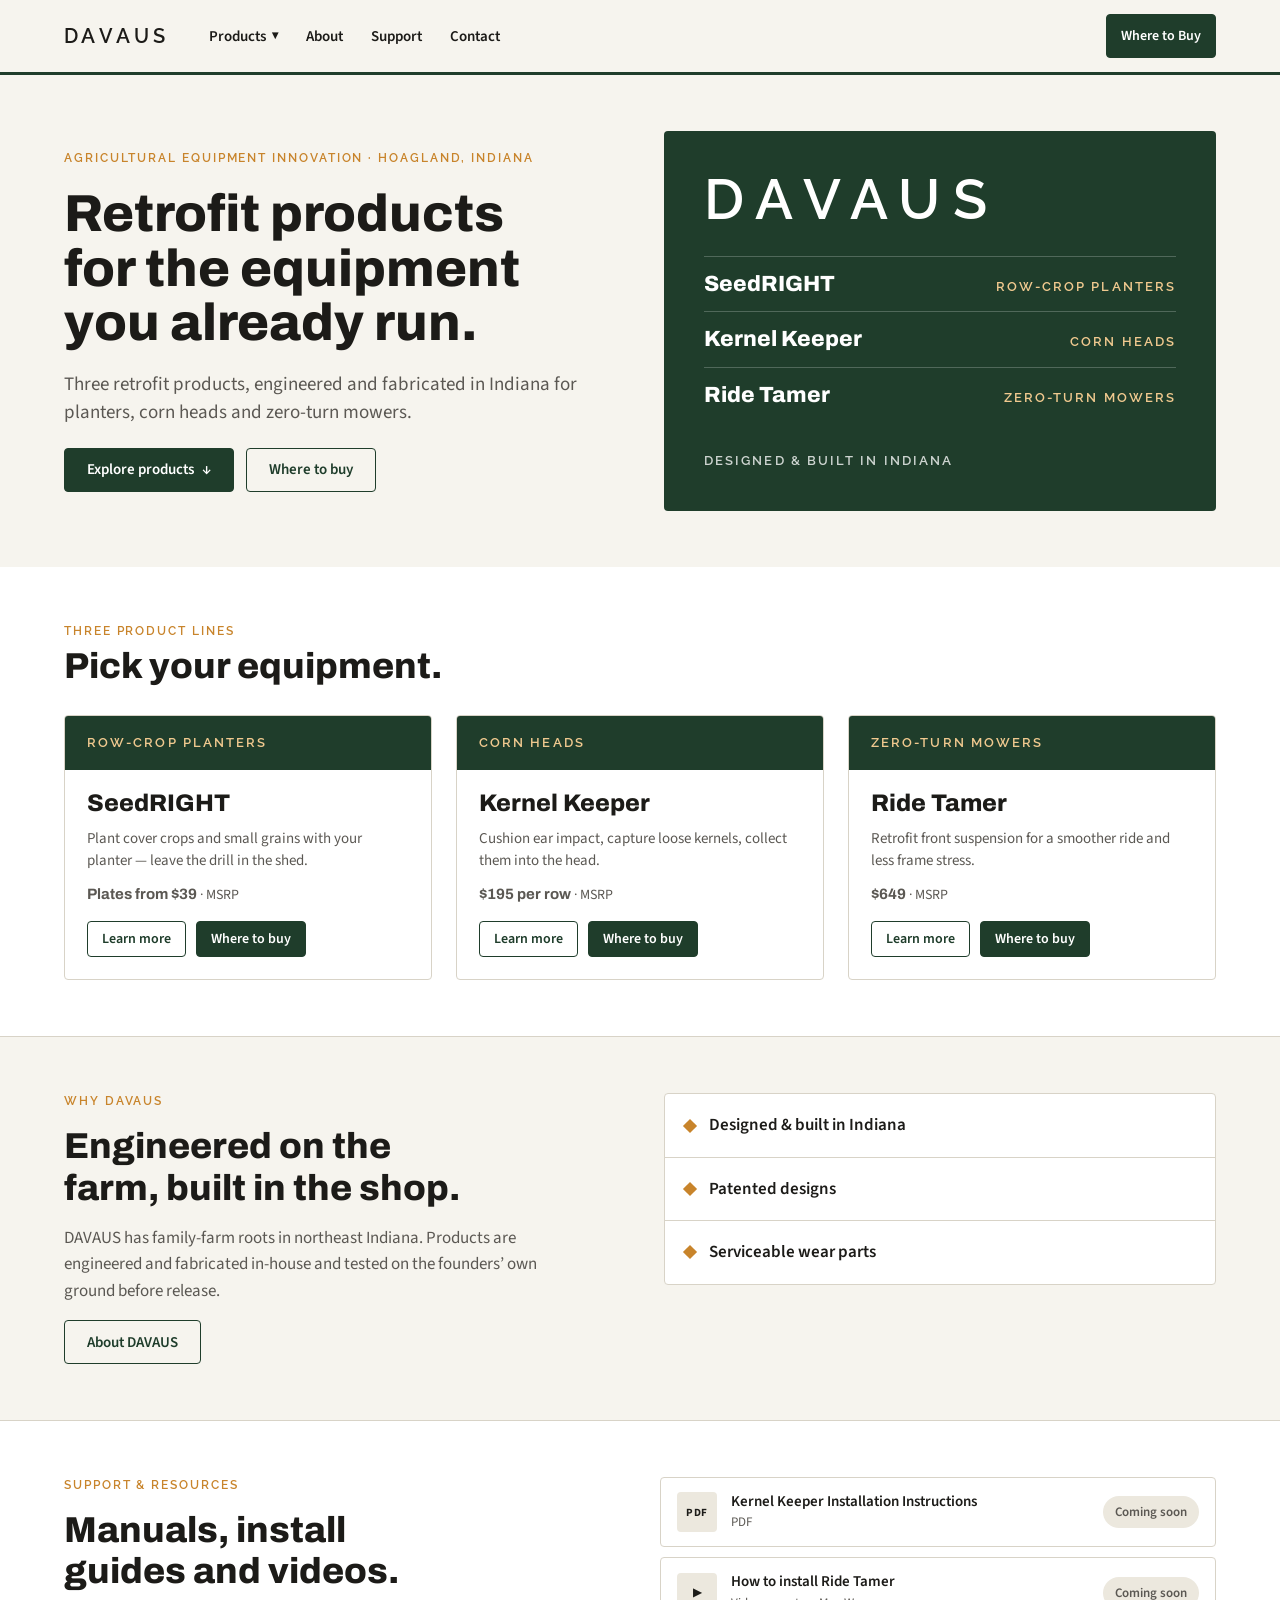
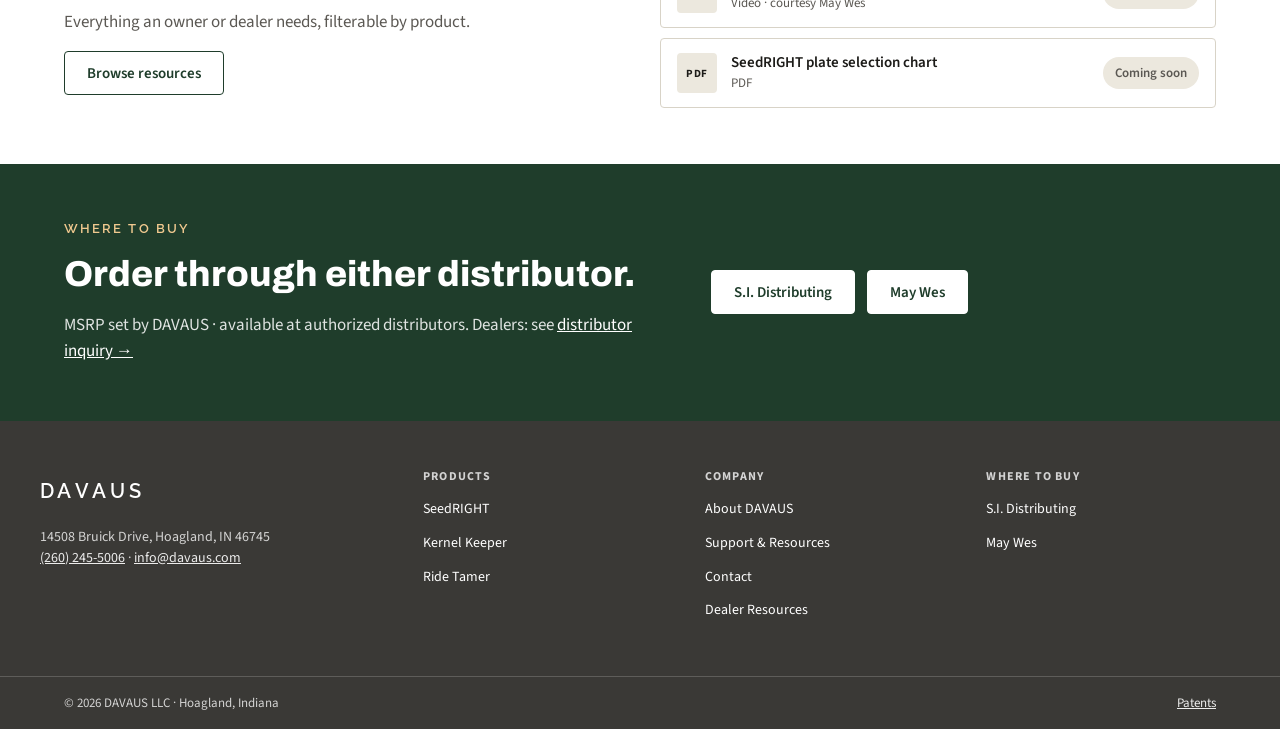
<file: index.html>
<!doctype html>
<html lang="en">
<head>
<meta charset="utf-8">
<meta name="viewport" content="width=device-width, initial-scale=1">
<meta name="robots" content="noindex, nofollow">
<title>DAVAUS — Agricultural equipment innovation · Hoagland, Indiana</title>
<meta name="description" content="SeedRIGHT, Kernel Keeper and Ride Tamer: retrofit products engineered and built in Indiana, sold through S.I. Distributing and May Wes.">
<meta name="theme-color" content="#1F3D2B">
<meta property="og:type" content="website">
<meta property="og:site_name" content="DAVAUS">
<meta property="og:title" content="DAVAUS — Agricultural equipment innovation">
<meta property="og:description" content="SeedRIGHT, Kernel Keeper and Ride Tamer: retrofit products engineered and built in Hoagland, Indiana.">
<meta property="og:url" content="https://squidbay.github.io/davaus-preview/">
<meta property="og:image" content="https://squidbay.github.io/davaus-preview/og.jpg?v=1">
<meta property="og:image:width" content="1200">
<meta property="og:image:height" content="630">
<meta property="og:image:alt" content="DAVAUS — Retrofit products for the equipment you already run. SeedRIGHT, Kernel Keeper, Ride Tamer.">
<meta name="twitter:card" content="summary_large_image">
<meta name="twitter:title" content="DAVAUS — Agricultural equipment innovation">
<meta name="twitter:description" content="SeedRIGHT, Kernel Keeper and Ride Tamer: retrofit products engineered and built in Hoagland, Indiana.">
<meta name="twitter:image" content="https://squidbay.github.io/davaus-preview/og.jpg?v=1">
<link rel="icon" href="favicon.ico?v=1" sizes="16x16 32x32 48x48">
<link rel="icon" href="favicon.svg?v=1" type="image/svg+xml">
<link rel="icon" href="favicon-32.png?v=1" type="image/png" sizes="32x32">
<link rel="icon" href="favicon-16.png?v=1" type="image/png" sizes="16x16">
<link rel="apple-touch-icon" href="apple-touch-icon.png?v=1">
<link rel="preload" href="assets/fonts/archivo-latin-800-normal.woff2" as="font" type="font/woff2" crossorigin>
<link rel="preload" href="assets/fonts/source-sans-3-latin-400-normal.woff2" as="font" type="font/woff2" crossorigin>
<link rel="preload" href="assets/fonts/raleway-latin-600-normal.woff2" as="font" type="font/woff2" crossorigin>
<link rel="stylesheet" href="assets/css/site.css">
<script src="assets/js/site.js" defer></script>
</head>
<body>
<a class="skip" href="#main">Skip to content</a>
<header class="site-header">
  <div class="wrap">
    <div class="nav-left">
      <a class="wordmark" href="" aria-label="DAVAUS home">DAVAUS</a>
      <nav aria-label="Primary">
        <ul class="nav-links">
          <li class="dropdown">
            <button type="button" aria-expanded="false" aria-controls="products-menu">Products <span class="caret" aria-hidden="true">▾</span></button>
            <div class="dropdown-panel" id="products-menu">
              <ul>
                <li><a href="seedright/"><strong>SeedRIGHT</strong><span>Planter seed plates</span></a></li>
                <li><a href="kernel-keeper/"><strong>Kernel Keeper</strong><span>Corn-head grain-loss reduction</span></a></li>
                <li><a href="ride-tamer/"><strong>Ride Tamer</strong><span>Zero-turn mower suspension</span></a></li>
              </ul>
              <p class="dd-foot">Where to buy → S.I. Distributing · May Wes. <a href="#where-to-buy">See where to buy</a></p>
            </div>
          </li>
          <li><a href="about-davaus/">About</a></li>
          <li><a href="support/">Support</a></li>
          <li><a href="contact/">Contact</a></li>
        </ul>
      </nav>
    </div>
    <div class="nav-right">
      <a class="btn primary nav-cta" href="#where-to-buy">Where to Buy</a>
      <button type="button" class="menu-btn" aria-expanded="false" aria-controls="drawer" aria-label="Open menu"><span></span><span></span><span></span></button>
    </div>
  </div>
</header>
<div class="drawer" id="drawer" role="dialog" aria-modal="true" aria-label="Menu" hidden>
  <div class="drawer-head">
    <a class="wordmark" href="">DAVAUS</a>
    <button type="button" class="drawer-close" aria-label="Close menu">✕</button>
  </div>
  <nav class="drawer-body" aria-label="Mobile">
    <p class="eyebrow green">Products</p>
    <a class="prod" href="seedright/">SeedRIGHT <span class="arrow" aria-hidden="true">→</span></a>
    <a class="prod" href="kernel-keeper/">Kernel Keeper <span class="arrow" aria-hidden="true">→</span></a>
    <a class="prod" href="ride-tamer/">Ride Tamer <span class="arrow" aria-hidden="true">→</span></a>
    <p class="eyebrow green">Company</p>
    <a href="about-davaus/">About DAVAUS</a>
    <a href="support/">Support &amp; Resources</a>
    <a href="contact/">Contact</a>
    <a href="dealer-resources/">Dealer Resources</a>
    <div class="drawer-foot">
      <a class="btn primary" href="#where-to-buy">Where to buy</a>
      <span><a href="tel:+12602455006">(260) 245-5006</a> · <a href="mailto:info@davaus.com">info@davaus.com</a></span>
    </div>
  </nav>
</div>
<main id="main">
<section class="hero" aria-labelledby="hero-h">
  <div class="wrap hero-grid">
    <div class="hero-copy">
      <p class="eyebrow">Agricultural equipment innovation · Hoagland, Indiana</p>
      <h1 class="h-hero" id="hero-h">Retrofit products for the equipment you already run.</h1>
      <p class="lead">Three retrofit products, engineered and fabricated in Indiana for planters, corn heads and zero-turn mowers.</p>
      <div class="btn-row">
        <a class="btn primary" href="#products">Explore products <span aria-hidden="true">↓</span></a>
        <a class="btn" href="#where-to-buy">Where to buy</a>
      </div>
    </div>
    <div class="nameplate">
      <p class="np-mark" aria-hidden="true">DAVAUS</p>
      <ul>
        <li><a href="seedright/"><strong>SeedRIGHT</strong><span>Row-crop planters</span></a></li>
        <li><a href="kernel-keeper/"><strong>Kernel Keeper</strong><span>Corn heads</span></a></li>
        <li><a href="ride-tamer/"><strong>Ride Tamer</strong><span>Zero-turn mowers</span></a></li>
      </ul>
      <p class="np-foot">Designed &amp; built in Indiana</p>
    </div>
  </div>
</section>

<section class="band card" id="products" aria-labelledby="products-h">
  <div class="wrap">
    <div class="section-head"><p class="eyebrow">Three product lines</p><h2 class="h-section" id="products-h">Pick your equipment.</h2></div>
    <div class="cards">
      <article class="pcard">
        <div class="pcard-top"><p class="eyebrow">Row-crop planters</p></div>
        <div class="pcard-body">
          <h3 class="h-card">SeedRIGHT</h3>
          <p>Plant cover crops and small grains with your planter — leave the drill in the shed.</p>
          <p class="price-line">Plates from $39 <small>· MSRP</small></p>
          <div class="btn-row">
            <a class="btn sm" href="seedright/" aria-label="Learn more about SeedRIGHT">Learn more</a>
            <a class="btn sm primary" href="seedright/#where-to-buy" aria-label="Where to buy SeedRIGHT">Where to buy</a>
          </div>
        </div>
      </article>
      <article class="pcard">
        <div class="pcard-top"><p class="eyebrow">Corn heads</p></div>
        <div class="pcard-body">
          <h3 class="h-card">Kernel Keeper</h3>
          <p>Cushion ear impact, capture loose kernels, collect them into the head.</p>
          <p class="price-line">$195 per row <small>· MSRP</small></p>
          <div class="btn-row">
            <a class="btn sm" href="kernel-keeper/" aria-label="Learn more about Kernel Keeper">Learn more</a>
            <a class="btn sm primary" href="kernel-keeper/#where-to-buy" aria-label="Where to buy Kernel Keeper">Where to buy</a>
          </div>
        </div>
      </article>
      <article class="pcard">
        <div class="pcard-top"><p class="eyebrow">Zero-turn mowers</p></div>
        <div class="pcard-body">
          <h3 class="h-card">Ride Tamer</h3>
          <p>Retrofit front suspension for a smoother ride and less frame stress.</p>
          <p class="price-line">$649 <small>· MSRP</small></p>
          <div class="btn-row">
            <a class="btn sm" href="ride-tamer/" aria-label="Learn more about Ride Tamer">Learn more</a>
            <a class="btn sm primary" href="ride-tamer/#where-to-buy" aria-label="Where to buy Ride Tamer">Where to buy</a>
          </div>
        </div>
      </article>
    </div>
  </div>
</section>

<section class="band page rule" aria-labelledby="why-h">
  <div class="wrap why">
    <div class="stack">
      <p class="eyebrow">Why DAVAUS</p>
      <h2 class="h-section" id="why-h">Engineered on the farm, built in the shop.</h2>
      <p>DAVAUS has family-farm roots in northeast Indiana. Products are engineered and fabricated in-house and tested on the founders’ own ground before release.</p>
      <div class="btn-row"><a class="btn" href="about-davaus/">About DAVAUS</a></div>
    </div>
    <ul class="trust" role="list">
      <li>Designed &amp; built in Indiana</li>
      <li>Patented designs</li>
      <li>Serviceable wear parts</li>
    </ul>
  </div>
</section>

<section class="band card rule" aria-labelledby="support-h">
  <div class="wrap two-col">
    <div class="stack">
      <p class="eyebrow">Support &amp; resources</p>
      <h2 class="h-section" id="support-h">Manuals, install guides and videos.</h2>
      <p class="muted">Everything an owner or dealer needs, filterable by product.</p>
      <div class="btn-row"><a class="btn" href="support/">Browse resources</a></div>
    </div>
    <ul class="docs" role="list">
  <li class="doc"><span class="doc-kind" aria-hidden="true">PDF</span><div class="doc-text"><p class="doc-title">Kernel Keeper Installation Instructions</p><p class="doc-meta">PDF</p></div><span class="doc-status">Coming soon</span></li>
  <li class="doc"><span class="doc-kind" aria-hidden="true">▶</span><div class="doc-text"><p class="doc-title">How to install Ride Tamer</p><p class="doc-meta">Video · courtesy May Wes</p></div><span class="doc-status">Coming soon</span></li>
  <li class="doc"><span class="doc-kind" aria-hidden="true">PDF</span><div class="doc-text"><p class="doc-title">SeedRIGHT plate selection chart</p><p class="doc-meta">PDF</p></div><span class="doc-status">Coming soon</span></li>
</ul>
  </div>
</section>

<section class="band wtb-band" id="where-to-buy" aria-labelledby="wtb-h">
  <div class="wrap wtb-inner">
    <div class="stack">
      <p class="eyebrow">Where to buy</p>
      <h2 class="h-section" id="wtb-h">Order through either distributor.</h2>
      <p>MSRP set by DAVAUS · available at authorized distributors. Dealers: see <a href="contact/#distributor">distributor inquiry →</a></p>
    </div>
    <div>
      <div class="btn-row">
        <button type="button" class="btn" data-reveal="home-wtb-status" aria-controls="home-wtb-status">S.I. Distributing</button>
        <button type="button" class="btn" data-reveal="home-wtb-status" aria-controls="home-wtb-status">May Wes</button>
      </div>
      <div class="dist-status" id="home-wtb-status" role="status" hidden><strong>Distributor ordering links aren’t connected yet.</strong> Nothing has been ordered. For help today, call DAVAUS at <a href="tel:+12602455006">(260) 245-5006</a> or email <a href="mailto:info@davaus.com">info@davaus.com</a>.</div>
    </div>
  </div>
</section>
</main>
<footer class="site-footer">
  <div class="wrap top">
    <div>
      <a class="wordmark" href="">DAVAUS</a>
      <address>14508 Bruick Drive, Hoagland, IN 46745<br><a href="tel:+12602455006">(260) 245-5006</a> · <a href="mailto:info@davaus.com">info@davaus.com</a></address>
    </div>
    <div>
      <h2>Products</h2>
      <ul>
        <li><a href="seedright/">SeedRIGHT</a></li>
        <li><a href="kernel-keeper/">Kernel Keeper</a></li>
        <li><a href="ride-tamer/">Ride Tamer</a></li>
      </ul>
    </div>
    <div>
      <h2>Company</h2>
      <ul>
        <li><a href="about-davaus/">About DAVAUS</a></li>
        <li><a href="support/">Support &amp; Resources</a></li>
        <li><a href="contact/">Contact</a></li>
        <li><a href="dealer-resources/">Dealer Resources</a></li>
      </ul>
    </div>
    <div>
      <h2>Where to buy</h2>
      <ul>
        <li><a href="#where-to-buy">S.I. Distributing</a></li>
        <li><a href="#where-to-buy">May Wes</a></li>
      </ul>
    </div>
  </div>
  <div class="bottom">
    <div class="wrap">
      <span>© 2026 DAVAUS LLC · Hoagland, Indiana</span>
      <a href="about-davaus/#patents">Patents</a>
    </div>
  </div>
</footer>
</body>
</html>
</file>
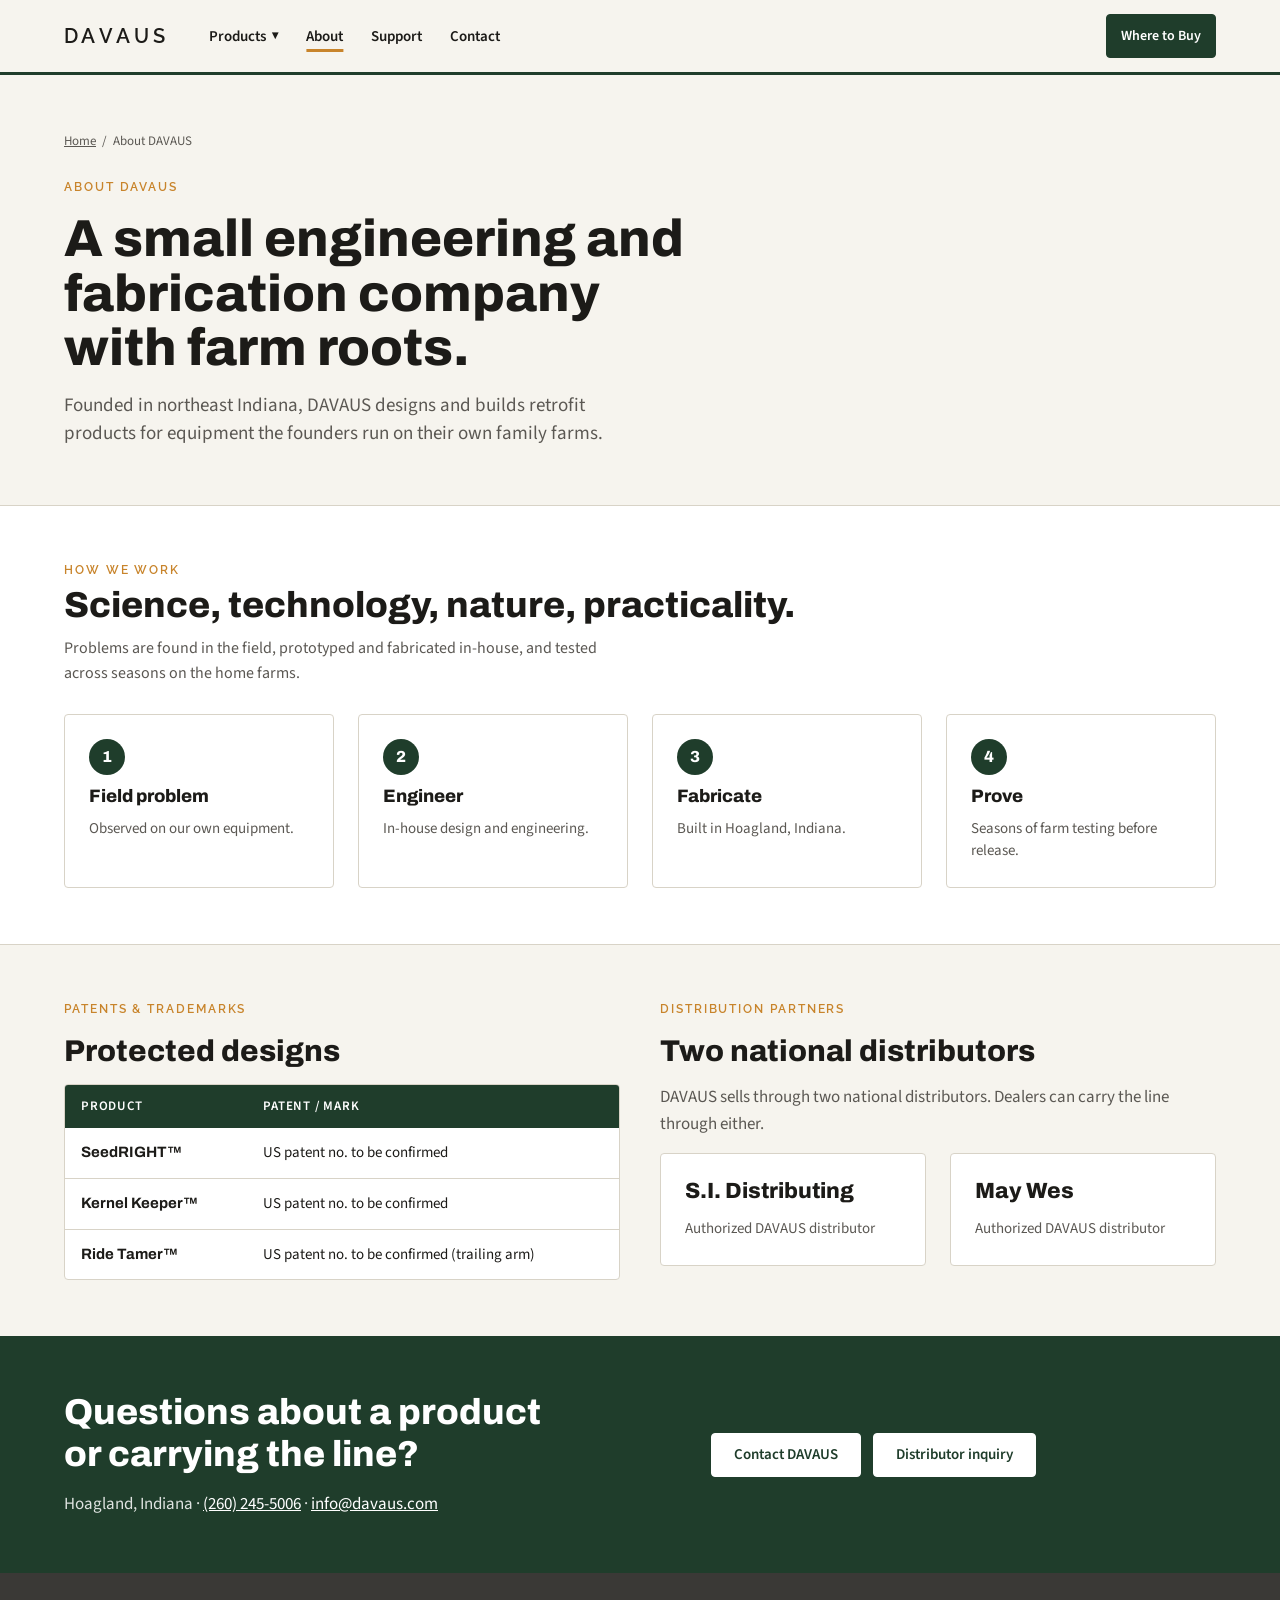
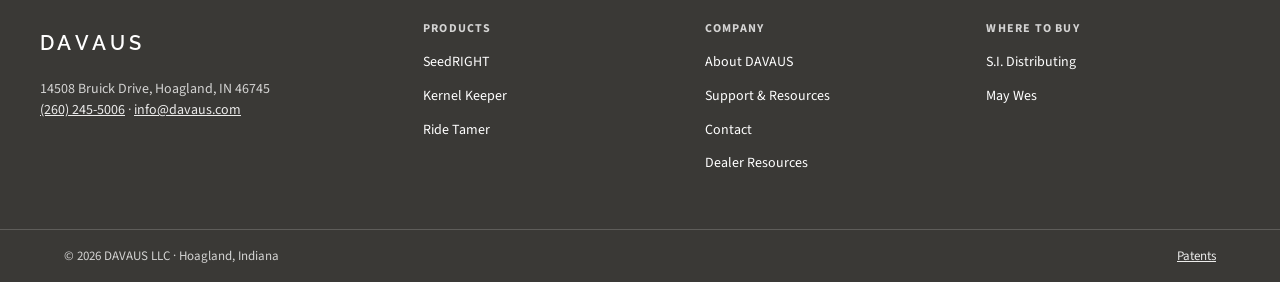
<file: about-davaus/index.html>
<!doctype html>
<html lang="en">
<head>
<meta charset="utf-8">
<meta name="viewport" content="width=device-width, initial-scale=1">
<meta name="robots" content="noindex, nofollow">
<title>About DAVAUS — Hoagland, Indiana</title>
<meta name="description" content="DAVAUS is a small engineering and fabrication company with farm roots in northeast Indiana.">
<meta name="theme-color" content="#1F3D2B">
<meta property="og:type" content="website">
<meta property="og:site_name" content="DAVAUS">
<meta property="og:title" content="DAVAUS — Agricultural equipment innovation">
<meta property="og:description" content="SeedRIGHT, Kernel Keeper and Ride Tamer: retrofit products engineered and built in Hoagland, Indiana.">
<meta property="og:url" content="https://squidbay.github.io/davaus-preview/">
<meta property="og:image" content="https://squidbay.github.io/davaus-preview/og.jpg?v=1">
<meta property="og:image:width" content="1200">
<meta property="og:image:height" content="630">
<meta property="og:image:alt" content="DAVAUS — Retrofit products for the equipment you already run. SeedRIGHT, Kernel Keeper, Ride Tamer.">
<meta name="twitter:card" content="summary_large_image">
<meta name="twitter:title" content="DAVAUS — Agricultural equipment innovation">
<meta name="twitter:description" content="SeedRIGHT, Kernel Keeper and Ride Tamer: retrofit products engineered and built in Hoagland, Indiana.">
<meta name="twitter:image" content="https://squidbay.github.io/davaus-preview/og.jpg?v=1">
<link rel="icon" href="../favicon.ico?v=1" sizes="16x16 32x32 48x48">
<link rel="icon" href="../favicon.svg?v=1" type="image/svg+xml">
<link rel="icon" href="../favicon-32.png?v=1" type="image/png" sizes="32x32">
<link rel="icon" href="../favicon-16.png?v=1" type="image/png" sizes="16x16">
<link rel="apple-touch-icon" href="../apple-touch-icon.png?v=1">
<link rel="preload" href="../assets/fonts/archivo-latin-800-normal.woff2" as="font" type="font/woff2" crossorigin>
<link rel="preload" href="../assets/fonts/source-sans-3-latin-400-normal.woff2" as="font" type="font/woff2" crossorigin>
<link rel="preload" href="../assets/fonts/raleway-latin-600-normal.woff2" as="font" type="font/woff2" crossorigin>
<link rel="stylesheet" href="../assets/css/site.css">
<script src="../assets/js/site.js" defer></script>
</head>
<body>
<a class="skip" href="#main">Skip to content</a>
<header class="site-header">
  <div class="wrap">
    <div class="nav-left">
      <a class="wordmark" href="../" aria-label="DAVAUS home">DAVAUS</a>
      <nav aria-label="Primary">
        <ul class="nav-links">
          <li class="dropdown">
            <button type="button" aria-expanded="false" aria-controls="products-menu">Products <span class="caret" aria-hidden="true">▾</span></button>
            <div class="dropdown-panel" id="products-menu">
              <ul>
                <li><a href="../seedright/"><strong>SeedRIGHT</strong><span>Planter seed plates</span></a></li>
                <li><a href="../kernel-keeper/"><strong>Kernel Keeper</strong><span>Corn-head grain-loss reduction</span></a></li>
                <li><a href="../ride-tamer/"><strong>Ride Tamer</strong><span>Zero-turn mower suspension</span></a></li>
              </ul>
              <p class="dd-foot">Where to buy → S.I. Distributing · May Wes. <a href="../#where-to-buy">See where to buy</a></p>
            </div>
          </li>
          <li><a href="../about-davaus/" aria-current="page">About</a></li>
          <li><a href="../support/">Support</a></li>
          <li><a href="../contact/">Contact</a></li>
        </ul>
      </nav>
    </div>
    <div class="nav-right">
      <a class="btn primary nav-cta" href="../#where-to-buy">Where to Buy</a>
      <button type="button" class="menu-btn" aria-expanded="false" aria-controls="drawer" aria-label="Open menu"><span></span><span></span><span></span></button>
    </div>
  </div>
</header>
<div class="drawer" id="drawer" role="dialog" aria-modal="true" aria-label="Menu" hidden>
  <div class="drawer-head">
    <a class="wordmark" href="../">DAVAUS</a>
    <button type="button" class="drawer-close" aria-label="Close menu">✕</button>
  </div>
  <nav class="drawer-body" aria-label="Mobile">
    <p class="eyebrow green">Products</p>
    <a class="prod" href="../seedright/">SeedRIGHT <span class="arrow" aria-hidden="true">→</span></a>
    <a class="prod" href="../kernel-keeper/">Kernel Keeper <span class="arrow" aria-hidden="true">→</span></a>
    <a class="prod" href="../ride-tamer/">Ride Tamer <span class="arrow" aria-hidden="true">→</span></a>
    <p class="eyebrow green">Company</p>
    <a href="../about-davaus/" aria-current="page">About DAVAUS</a>
    <a href="../support/">Support &amp; Resources</a>
    <a href="../contact/">Contact</a>
    <a href="../dealer-resources/">Dealer Resources</a>
    <div class="drawer-foot">
      <a class="btn primary" href="../#where-to-buy">Where to buy</a>
      <span><a href="tel:+12602455006">(260) 245-5006</a> · <a href="mailto:info@davaus.com">info@davaus.com</a></span>
    </div>
  </nav>
</div>
<main id="main">
<section class="band page" aria-labelledby="about-h">
  <div class="wrap">
    <nav class="crumbs" aria-label="Breadcrumb"><ol><li><a href="../">Home</a></li><li aria-current="page">About DAVAUS</li></ol></nav>
    <div class="stack" style="max-width:780px">
      <p class="eyebrow">About DAVAUS</p>
      <h1 class="h-hero" id="about-h">A small engineering and fabrication company with farm roots.</h1>
      <p class="lead">Founded in northeast Indiana, DAVAUS designs and builds retrofit products for equipment the founders run on their own family farms.</p>
    </div>
  </div>
</section>

<section class="band card rule" aria-labelledby="work-h">
  <div class="wrap">
    <div class="section-head"><p class="eyebrow">How we work</p><h2 class="h-section" id="work-h">Science, technology, nature, practicality.</h2><p class="intro">Problems are found in the field, prototyped and fabricated in-house, and tested across seasons on the home farms.</p></div>
    <ol class="steps four">
  <li class="step"><span class="step-n" aria-hidden="true">1</span><h3 class="h-small"><span class="sr-only">Step 1: </span>Field problem</h3><p>Observed on our own equipment.</p></li>
  <li class="step"><span class="step-n" aria-hidden="true">2</span><h3 class="h-small"><span class="sr-only">Step 2: </span>Engineer</h3><p>In-house design and engineering.</p></li>
  <li class="step"><span class="step-n" aria-hidden="true">3</span><h3 class="h-small"><span class="sr-only">Step 3: </span>Fabricate</h3><p>Built in Hoagland, Indiana.</p></li>
  <li class="step"><span class="step-n" aria-hidden="true">4</span><h3 class="h-small"><span class="sr-only">Step 4: </span>Prove</h3><p>Seasons of farm testing before release.</p></li>
</ol>
  </div>
</section>

<section class="band page rule" id="patents" aria-labelledby="pat-h">
  <div class="wrap two-col">
    <div class="stack">
      <p class="eyebrow">Patents &amp; trademarks</p>
      <h2 class="h-sub" id="pat-h">Protected designs</h2>
      <table class="table">
        <thead><tr><th scope="col">Product</th><th scope="col">Patent / mark</th></tr></thead>
        <tbody>
          <tr><th scope="row">SeedRIGHT™</th><td>US patent no. to be confirmed</td></tr>
          <tr><th scope="row">Kernel Keeper™</th><td>US patent no. to be confirmed</td></tr>
          <tr><th scope="row">Ride Tamer™</th><td>US patent no. to be confirmed (trailing arm)</td></tr>
        </tbody>
      </table>
    </div>
    <div class="stack">
      <p class="eyebrow">Distribution partners</p>
      <h2 class="h-sub">Two national distributors</h2>
      <p class="muted">DAVAUS sells through two national distributors. Dealers can carry the line through either.</p>
      <div class="distributors">
        <div class="distributor"><h3 class="name">S.I. Distributing</h3><p class="desc">Authorized DAVAUS distributor</p></div>
        <div class="distributor"><h3 class="name">May Wes</h3><p class="desc">Authorized DAVAUS distributor</p></div>
      </div>
    </div>
  </div>
</section>

<section class="band wtb-band" aria-labelledby="q-h">
  <div class="wrap wtb-inner">
    <div class="stack">
      <h2 class="h-section" id="q-h">Questions about a product or carrying the line?</h2>
      <p>Hoagland, Indiana · <a href="tel:+12602455006">(260) 245-5006</a> · <a href="mailto:info@davaus.com">info@davaus.com</a></p>
    </div>
    <div class="btn-row"><a class="btn" href="../contact/">Contact DAVAUS</a><a class="btn" href="../contact/#distributor">Distributor inquiry</a></div>
  </div>
</section>
</main>
<footer class="site-footer">
  <div class="wrap top">
    <div>
      <a class="wordmark" href="../">DAVAUS</a>
      <address>14508 Bruick Drive, Hoagland, IN 46745<br><a href="tel:+12602455006">(260) 245-5006</a> · <a href="mailto:info@davaus.com">info@davaus.com</a></address>
    </div>
    <div>
      <h2>Products</h2>
      <ul>
        <li><a href="../seedright/">SeedRIGHT</a></li>
        <li><a href="../kernel-keeper/">Kernel Keeper</a></li>
        <li><a href="../ride-tamer/">Ride Tamer</a></li>
      </ul>
    </div>
    <div>
      <h2>Company</h2>
      <ul>
        <li><a href="../about-davaus/">About DAVAUS</a></li>
        <li><a href="../support/">Support &amp; Resources</a></li>
        <li><a href="../contact/">Contact</a></li>
        <li><a href="../dealer-resources/">Dealer Resources</a></li>
      </ul>
    </div>
    <div>
      <h2>Where to buy</h2>
      <ul>
        <li><a href="../#where-to-buy">S.I. Distributing</a></li>
        <li><a href="../#where-to-buy">May Wes</a></li>
      </ul>
    </div>
  </div>
  <div class="bottom">
    <div class="wrap">
      <span>© 2026 DAVAUS LLC · Hoagland, Indiana</span>
      <a href="../about-davaus/#patents">Patents</a>
    </div>
  </div>
</footer>
</body>
</html>
</file>
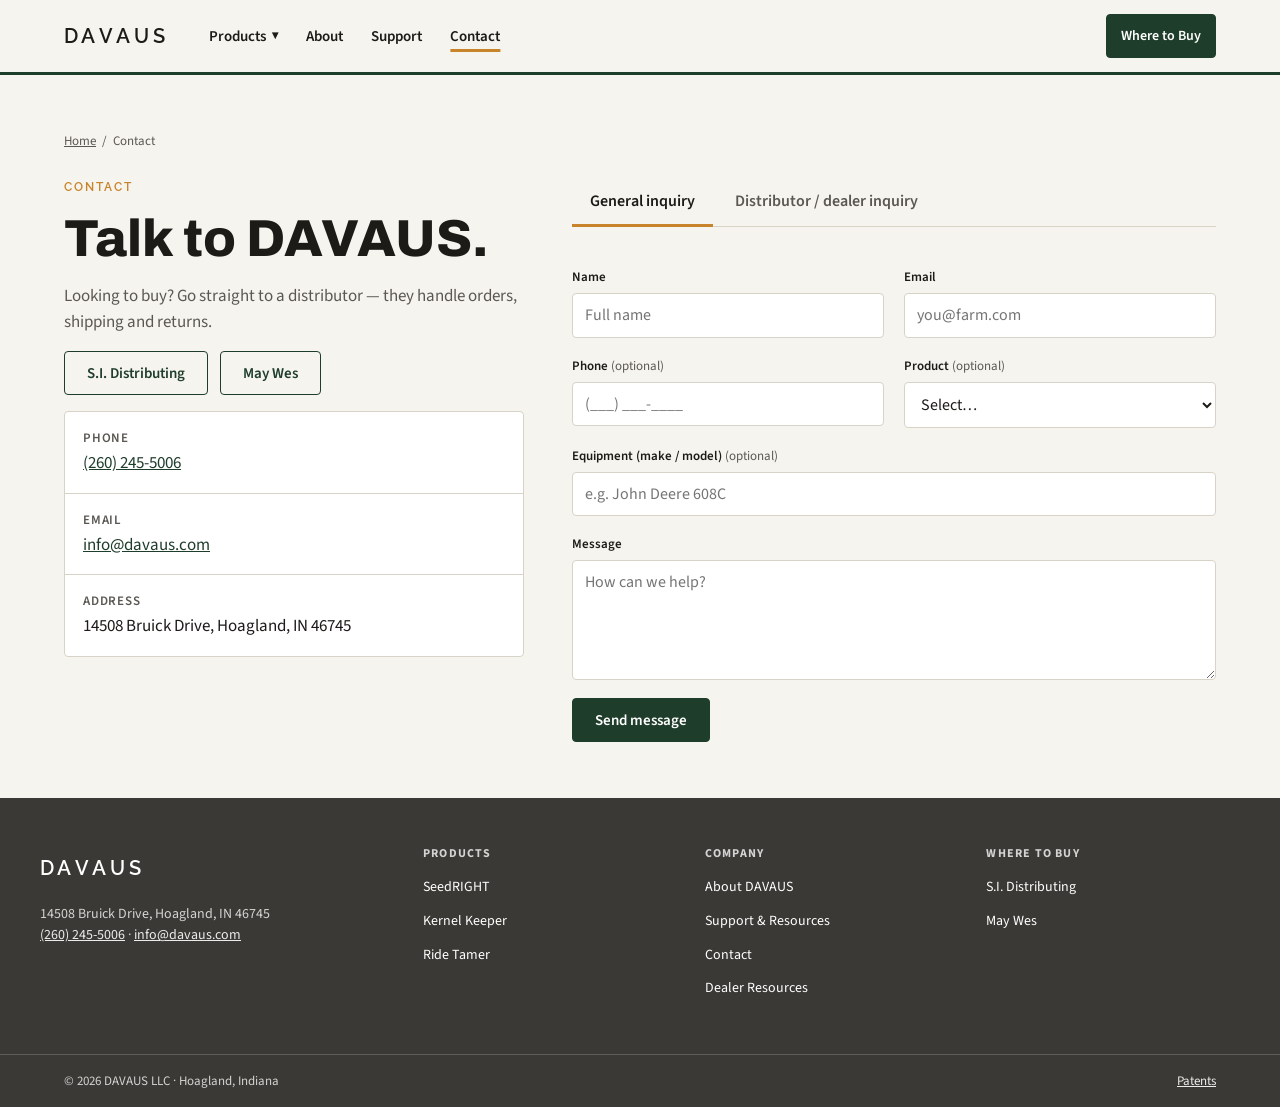
<file: contact/index.html>
<!doctype html>
<html lang="en">
<head>
<meta charset="utf-8">
<meta name="viewport" content="width=device-width, initial-scale=1">
<meta name="robots" content="noindex, nofollow">
<title>Contact &amp; Distributor Inquiries — DAVAUS</title>
<meta name="description" content="Contact DAVAUS in Hoagland, Indiana, or start a distributor / dealer inquiry.">
<meta name="theme-color" content="#1F3D2B">
<meta property="og:type" content="website">
<meta property="og:site_name" content="DAVAUS">
<meta property="og:title" content="DAVAUS — Agricultural equipment innovation">
<meta property="og:description" content="SeedRIGHT, Kernel Keeper and Ride Tamer: retrofit products engineered and built in Hoagland, Indiana.">
<meta property="og:url" content="https://squidbay.github.io/davaus-preview/">
<meta property="og:image" content="https://squidbay.github.io/davaus-preview/og.jpg?v=1">
<meta property="og:image:width" content="1200">
<meta property="og:image:height" content="630">
<meta property="og:image:alt" content="DAVAUS — Retrofit products for the equipment you already run. SeedRIGHT, Kernel Keeper, Ride Tamer.">
<meta name="twitter:card" content="summary_large_image">
<meta name="twitter:title" content="DAVAUS — Agricultural equipment innovation">
<meta name="twitter:description" content="SeedRIGHT, Kernel Keeper and Ride Tamer: retrofit products engineered and built in Hoagland, Indiana.">
<meta name="twitter:image" content="https://squidbay.github.io/davaus-preview/og.jpg?v=1">
<link rel="icon" href="../favicon.ico?v=1" sizes="16x16 32x32 48x48">
<link rel="icon" href="../favicon.svg?v=1" type="image/svg+xml">
<link rel="icon" href="../favicon-32.png?v=1" type="image/png" sizes="32x32">
<link rel="icon" href="../favicon-16.png?v=1" type="image/png" sizes="16x16">
<link rel="apple-touch-icon" href="../apple-touch-icon.png?v=1">
<link rel="preload" href="../assets/fonts/archivo-latin-800-normal.woff2" as="font" type="font/woff2" crossorigin>
<link rel="preload" href="../assets/fonts/source-sans-3-latin-400-normal.woff2" as="font" type="font/woff2" crossorigin>
<link rel="preload" href="../assets/fonts/raleway-latin-600-normal.woff2" as="font" type="font/woff2" crossorigin>
<link rel="stylesheet" href="../assets/css/site.css">
<script src="../assets/js/site.js" defer></script>
</head>
<body>
<a class="skip" href="#main">Skip to content</a>
<header class="site-header">
  <div class="wrap">
    <div class="nav-left">
      <a class="wordmark" href="../" aria-label="DAVAUS home">DAVAUS</a>
      <nav aria-label="Primary">
        <ul class="nav-links">
          <li class="dropdown">
            <button type="button" aria-expanded="false" aria-controls="products-menu">Products <span class="caret" aria-hidden="true">▾</span></button>
            <div class="dropdown-panel" id="products-menu">
              <ul>
                <li><a href="../seedright/"><strong>SeedRIGHT</strong><span>Planter seed plates</span></a></li>
                <li><a href="../kernel-keeper/"><strong>Kernel Keeper</strong><span>Corn-head grain-loss reduction</span></a></li>
                <li><a href="../ride-tamer/"><strong>Ride Tamer</strong><span>Zero-turn mower suspension</span></a></li>
              </ul>
              <p class="dd-foot">Where to buy → S.I. Distributing · May Wes. <a href="../#where-to-buy">See where to buy</a></p>
            </div>
          </li>
          <li><a href="../about-davaus/">About</a></li>
          <li><a href="../support/">Support</a></li>
          <li><a href="../contact/" aria-current="page">Contact</a></li>
        </ul>
      </nav>
    </div>
    <div class="nav-right">
      <a class="btn primary nav-cta" href="../#where-to-buy">Where to Buy</a>
      <button type="button" class="menu-btn" aria-expanded="false" aria-controls="drawer" aria-label="Open menu"><span></span><span></span><span></span></button>
    </div>
  </div>
</header>
<div class="drawer" id="drawer" role="dialog" aria-modal="true" aria-label="Menu" hidden>
  <div class="drawer-head">
    <a class="wordmark" href="../">DAVAUS</a>
    <button type="button" class="drawer-close" aria-label="Close menu">✕</button>
  </div>
  <nav class="drawer-body" aria-label="Mobile">
    <p class="eyebrow green">Products</p>
    <a class="prod" href="../seedright/">SeedRIGHT <span class="arrow" aria-hidden="true">→</span></a>
    <a class="prod" href="../kernel-keeper/">Kernel Keeper <span class="arrow" aria-hidden="true">→</span></a>
    <a class="prod" href="../ride-tamer/">Ride Tamer <span class="arrow" aria-hidden="true">→</span></a>
    <p class="eyebrow green">Company</p>
    <a href="../about-davaus/">About DAVAUS</a>
    <a href="../support/">Support &amp; Resources</a>
    <a href="../contact/" aria-current="page">Contact</a>
    <a href="../dealer-resources/">Dealer Resources</a>
    <div class="drawer-foot">
      <a class="btn primary" href="../#where-to-buy">Where to buy</a>
      <span><a href="tel:+12602455006">(260) 245-5006</a> · <a href="mailto:info@davaus.com">info@davaus.com</a></span>
    </div>
  </nav>
</div>
<main id="main">
<section class="band page" aria-labelledby="contact-h">
  <div class="wrap">
    <nav class="crumbs" aria-label="Breadcrumb"><ol><li><a href="../">Home</a></li><li aria-current="page">Contact</li></ol></nav>
    <div class="contact-grid">
      <div class="stack">
        <p class="eyebrow">Contact</p>
        <h1 class="h-hero" id="contact-h">Talk to DAVAUS.</h1>
        <p class="muted">Looking to buy? Go straight to a distributor — they handle orders, shipping and returns.</p>
        <div class="btn-row">
          <button type="button" class="btn" data-reveal="contact-wtb-status" aria-controls="contact-wtb-status">S.I. Distributing</button>
          <button type="button" class="btn" data-reveal="contact-wtb-status" aria-controls="contact-wtb-status">May Wes</button>
        </div>
        <div class="dist-status" id="contact-wtb-status" role="status" hidden><strong>Distributor ordering links aren’t connected yet.</strong> Nothing has been ordered. For help today, call DAVAUS at <a href="tel:+12602455006">(260) 245-5006</a> or email <a href="mailto:info@davaus.com">info@davaus.com</a>.</div>
        <ul class="contact-list" role="list">
          <li><span class="k">Phone</span><a href="tel:+12602455006">(260) 245-5006</a></li>
          <li><span class="k">Email</span><a href="mailto:info@davaus.com">info@davaus.com</a></li>
          <li><span class="k">Address</span><span>14508 Bruick Drive, Hoagland, IN 46745</span></li>
        </ul>
      </div>
      <div class="stack" id="distributor">
        <div class="tabs" role="tablist" aria-label="Inquiry type">
          <button type="button" class="tab" role="tab" id="tab-general" aria-selected="true" aria-controls="panel-general">General inquiry</button>
          <button type="button" class="tab" role="tab" id="tab-distributor" aria-selected="false" aria-controls="panel-distributor" tabindex="-1">Distributor / dealer inquiry</button>
        </div>
        <div class="panel" role="tabpanel" id="panel-general" aria-labelledby="tab-general">
          <form class="form inquiry" novalidate>
            <p class="form-summary" role="alert" hidden></p>
            <div class="field">
          <label for="g-name">Name</label>
          <input id="g-name" name="g-name" type="text" placeholder="Full name" autocomplete="name" data-required="Enter your name." aria-describedby="g-name-err">
          <p class="err" id="g-name-err" hidden></p>
        </div>
            <div class="field">
          <label for="g-email">Email</label>
          <input id="g-email" name="g-email" type="email" placeholder="you@farm.com" autocomplete="email" data-required="Enter your email address." aria-describedby="g-email-err">
          <p class="err" id="g-email-err" hidden></p>
        </div>
            <div class="field">
          <label for="g-phone">Phone <span class="opt">(optional)</span></label>
          <input id="g-phone" name="g-phone" type="tel" placeholder="(___) ___-____" autocomplete="tel">
          
        </div>
            <div class="field">
          <label for="g-product">Product <span class="opt">(optional)</span></label>
          <select id="g-product" name="g-product">
            <option value="">Select…</option>
            <option>SeedRIGHT</option>
            <option>Kernel Keeper</option>
            <option>Ride Tamer</option>
            <option>General</option>
          </select>
          
        </div>
            <div class="field full">
          <label for="g-equipment">Equipment (make / model) <span class="opt">(optional)</span></label>
          <input id="g-equipment" name="g-equipment" type="text" placeholder="e.g. John Deere 608C">
          
        </div>
            <div class="field full">
              <label for="g-message">Message</label>
              <textarea id="g-message" name="message" placeholder="How can we help?" data-required="Enter a message." aria-describedby="g-message-err"></textarea>
              <p class="err" id="g-message-err" hidden></p>
            </div>
            <div class="hp" aria-hidden="true"><label for="g-website">Leave this field empty</label><input id="g-website" name="website" type="text" tabindex="-1" autocomplete="off"></div>
            <div class="form-actions full"><button type="submit" class="btn primary">Send message</button></div>
            <div class="form-result" tabindex="-1" role="status" hidden><strong>Not sent — online inquiries aren’t connected yet.</strong>Your message has not been submitted and nothing was stored. Your entries are still here. Please email <a href="mailto:info@davaus.com">info@davaus.com</a> or call <a href="tel:+12602455006">(260) 245-5006</a>.</div>
          </form>
        </div>
        <div class="panel" role="tabpanel" id="panel-distributor" aria-labelledby="tab-distributor" hidden>
          <form class="form inquiry" novalidate>
            <p class="form-summary" role="alert" hidden></p>
            <div class="field">
          <label for="d-business">Business name</label>
          <input id="d-business" name="d-business" type="text" placeholder="Dealer name" autocomplete="organization" data-required="Enter your business name." aria-describedby="d-business-err">
          <p class="err" id="d-business-err" hidden></p>
        </div>
            <div class="field">
          <label for="d-name">Contact name</label>
          <input id="d-name" name="d-name" type="text" placeholder="Full name" autocomplete="name" data-required="Enter a contact name." aria-describedby="d-name-err">
          <p class="err" id="d-name-err" hidden></p>
        </div>
            <div class="field">
          <label for="d-email">Email</label>
          <input id="d-email" name="d-email" type="email" placeholder="you@dealer.com" autocomplete="email" data-required="Enter your email address." aria-describedby="d-email-err">
          <p class="err" id="d-email-err" hidden></p>
        </div>
            <div class="field">
          <label for="d-location">City / State</label>
          <input id="d-location" name="d-location" type="text" placeholder="Hoagland, IN" autocomplete="address-level2" data-required="Enter your city and state." aria-describedby="d-location-err">
          <p class="err" id="d-location-err" hidden></p>
        </div>
            <div class="field">
          <label for="d-type">Business type</label>
          <select id="d-type" name="d-type" data-required="Choose a business type." aria-describedby="d-type-err">
            <option value="">Select…</option>
            <option>Dealer</option>
            <option>Distributor</option>
            <option>Co-op</option>
            <option>Other</option>
          </select>
          <p class="err" id="d-type-err" hidden></p>
        </div>
            <div class="field">
          <label for="d-current">Current distributor <span class="opt">(optional)</span></label>
          <select id="d-current" name="d-current">
            <option value="">Select…</option>
            <option>S.I. Distributing</option>
            <option>May Wes</option>
            <option>None</option>
          </select>
          
        </div>
            <fieldset class="field full" data-required="Choose at least one product." aria-describedby="d-products-err">
              <legend>Products of interest</legend>
              <div class="checks">
                <label><input type="checkbox" name="products" value="SeedRIGHT"> SeedRIGHT</label>
                <label><input type="checkbox" name="products" value="Kernel Keeper"> Kernel Keeper</label>
                <label><input type="checkbox" name="products" value="Ride Tamer"> Ride Tamer</label>
              </div>
              <p class="err" id="d-products-err" hidden></p>
            </fieldset>
            <div class="field full">
          <label for="d-volume">Estimated annual volume <span class="opt">(optional)</span></label>
          <input id="d-volume" name="d-volume" type="text">
          
        </div>
            <div class="field full">
              <label for="d-message">Message <span class="opt">(optional)</span></label>
              <textarea id="d-message" name="message"></textarea>
            </div>
            <div class="hp" aria-hidden="true"><label for="d-website">Leave this field empty</label><input id="d-website" name="website" type="text" tabindex="-1" autocomplete="off"></div>
            <div class="form-actions full"><button type="submit" class="btn primary">Send inquiry</button></div>
            <div class="form-result" tabindex="-1" role="status" hidden><strong>Not sent — online inquiries aren’t connected yet.</strong>Your message has not been submitted and nothing was stored. Your entries are still here. Please email <a href="mailto:info@davaus.com">info@davaus.com</a> or call <a href="tel:+12602455006">(260) 245-5006</a>.</div>
          </form>
        </div>
      </div>
    </div>
  </div>
</section>
</main>
<footer class="site-footer">
  <div class="wrap top">
    <div>
      <a class="wordmark" href="../">DAVAUS</a>
      <address>14508 Bruick Drive, Hoagland, IN 46745<br><a href="tel:+12602455006">(260) 245-5006</a> · <a href="mailto:info@davaus.com">info@davaus.com</a></address>
    </div>
    <div>
      <h2>Products</h2>
      <ul>
        <li><a href="../seedright/">SeedRIGHT</a></li>
        <li><a href="../kernel-keeper/">Kernel Keeper</a></li>
        <li><a href="../ride-tamer/">Ride Tamer</a></li>
      </ul>
    </div>
    <div>
      <h2>Company</h2>
      <ul>
        <li><a href="../about-davaus/">About DAVAUS</a></li>
        <li><a href="../support/">Support &amp; Resources</a></li>
        <li><a href="../contact/">Contact</a></li>
        <li><a href="../dealer-resources/">Dealer Resources</a></li>
      </ul>
    </div>
    <div>
      <h2>Where to buy</h2>
      <ul>
        <li><a href="../#where-to-buy">S.I. Distributing</a></li>
        <li><a href="../#where-to-buy">May Wes</a></li>
      </ul>
    </div>
  </div>
  <div class="bottom">
    <div class="wrap">
      <span>© 2026 DAVAUS LLC · Hoagland, Indiana</span>
      <a href="../about-davaus/#patents">Patents</a>
    </div>
  </div>
</footer>
</body>
</html>
</file>
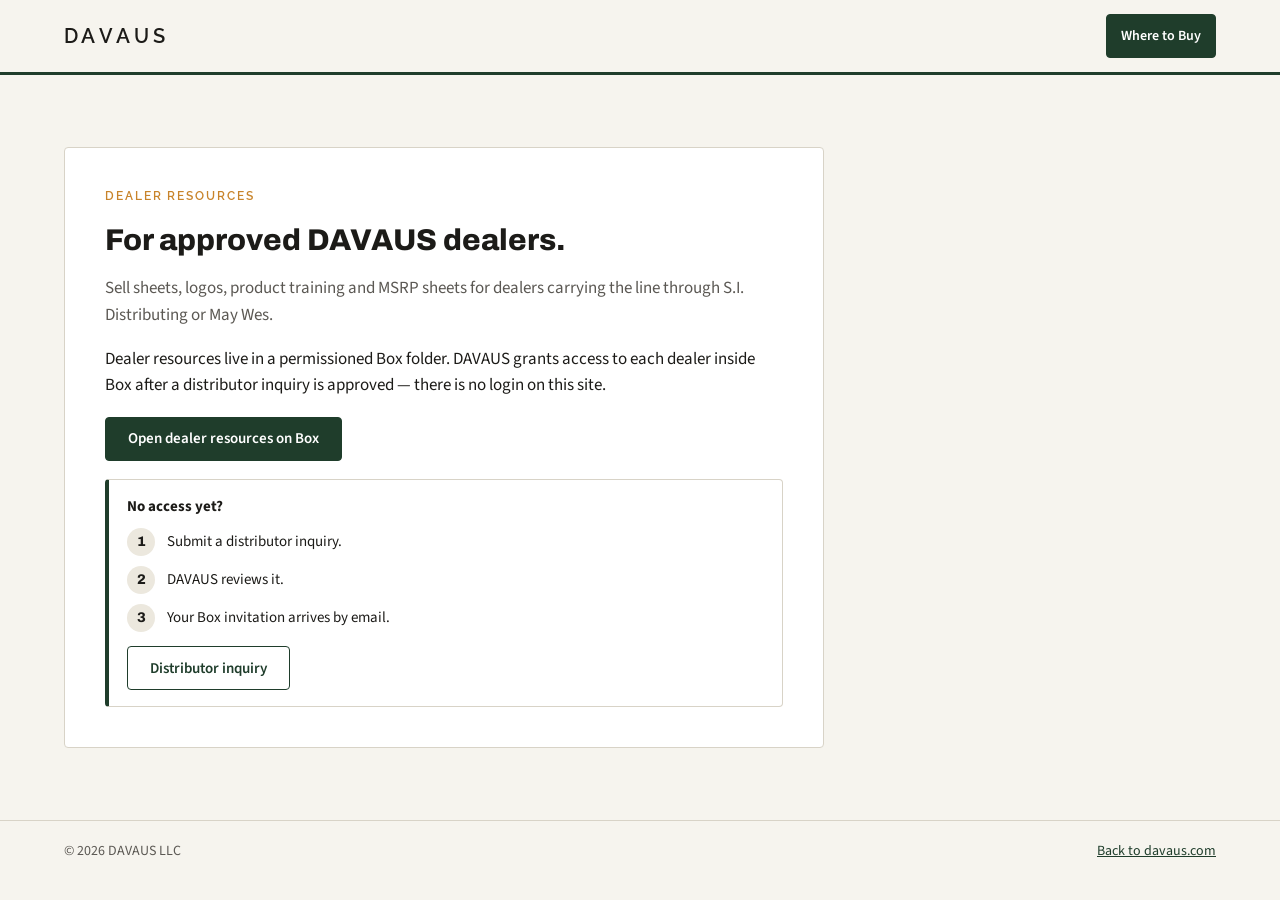
<file: dealer-resources/index.html>
<!doctype html>
<html lang="en">
<head>
<meta charset="utf-8">
<meta name="viewport" content="width=device-width, initial-scale=1">
<meta name="robots" content="noindex, nofollow">
<title>Dealer resources — DAVAUS</title>
<meta name="description" content="Resources for approved DAVAUS dealers.">
<meta name="theme-color" content="#1F3D2B">
<meta property="og:type" content="website">
<meta property="og:site_name" content="DAVAUS">
<meta property="og:title" content="DAVAUS — Agricultural equipment innovation">
<meta property="og:description" content="SeedRIGHT, Kernel Keeper and Ride Tamer: retrofit products engineered and built in Hoagland, Indiana.">
<meta property="og:url" content="https://squidbay.github.io/davaus-preview/">
<meta property="og:image" content="https://squidbay.github.io/davaus-preview/og.jpg?v=1">
<meta property="og:image:width" content="1200">
<meta property="og:image:height" content="630">
<meta property="og:image:alt" content="DAVAUS — Retrofit products for the equipment you already run. SeedRIGHT, Kernel Keeper, Ride Tamer.">
<meta name="twitter:card" content="summary_large_image">
<meta name="twitter:title" content="DAVAUS — Agricultural equipment innovation">
<meta name="twitter:description" content="SeedRIGHT, Kernel Keeper and Ride Tamer: retrofit products engineered and built in Hoagland, Indiana.">
<meta name="twitter:image" content="https://squidbay.github.io/davaus-preview/og.jpg?v=1">
<link rel="icon" href="../favicon.ico?v=1" sizes="16x16 32x32 48x48">
<link rel="icon" href="../favicon.svg?v=1" type="image/svg+xml">
<link rel="icon" href="../favicon-32.png?v=1" type="image/png" sizes="32x32">
<link rel="icon" href="../favicon-16.png?v=1" type="image/png" sizes="16x16">
<link rel="apple-touch-icon" href="../apple-touch-icon.png?v=1">
<link rel="preload" href="../assets/fonts/archivo-latin-800-normal.woff2" as="font" type="font/woff2" crossorigin>
<link rel="preload" href="../assets/fonts/source-sans-3-latin-400-normal.woff2" as="font" type="font/woff2" crossorigin>
<link rel="preload" href="../assets/fonts/raleway-latin-600-normal.woff2" as="font" type="font/woff2" crossorigin>
<link rel="stylesheet" href="../assets/css/site.css">
<script src="../assets/js/site.js" defer></script>
</head>
<body>
<a class="skip" href="#main">Skip to content</a>
<header class="site-header compact-header">
  <div class="wrap">
    <a class="wordmark" href="../" aria-label="DAVAUS home">DAVAUS</a>
    <a class="btn primary nav-cta" href="../#where-to-buy">Where to Buy</a>
  </div>
</header>
<main id="main" class="compact-main">
  <div class="wrap">
    <div class="compact-card">
      <p class="eyebrow">Dealer resources</p>
      <h1 class="h-sub">For approved DAVAUS dealers.</h1>
      <p class="muted">Sell sheets, logos, product training and MSRP sheets for dealers carrying the line through S.I. Distributing or May Wes.</p>
      <p>Dealer resources live in a permissioned Box folder. DAVAUS grants access to each dealer inside Box after a distributor inquiry is approved — there is no login on this site.</p>
      <div class="btn-row"><button type="button" class="btn primary" data-reveal="box-status" aria-controls="box-status">Open dealer resources on Box</button></div>
      <div class="dist-status" id="box-status" role="status" hidden><strong>The Box folder link isn’t connected yet.</strong> Approved dealers receive their Box invitation by email from DAVAUS.</div>
      <div class="note-box">
        <p><strong>No access yet?</strong></p>
        <ol class="steps-inline" style="margin-top:10px">
          <li><span aria-hidden="true">1</span>Submit a distributor inquiry.</li>
          <li><span aria-hidden="true">2</span>DAVAUS reviews it.</li>
          <li><span aria-hidden="true">3</span>Your Box invitation arrives by email.</li>
        </ol>
        <div class="btn-row" style="margin-top:14px"><a class="btn" href="../contact/#distributor">Distributor inquiry</a></div>
      </div>
    </div>
  </div>
</main>
<footer class="compact-footer"><div class="wrap"><span>© 2026 DAVAUS LLC</span><a href="../">Back to davaus.com</a></div></footer>
</body>
</html>
</file>
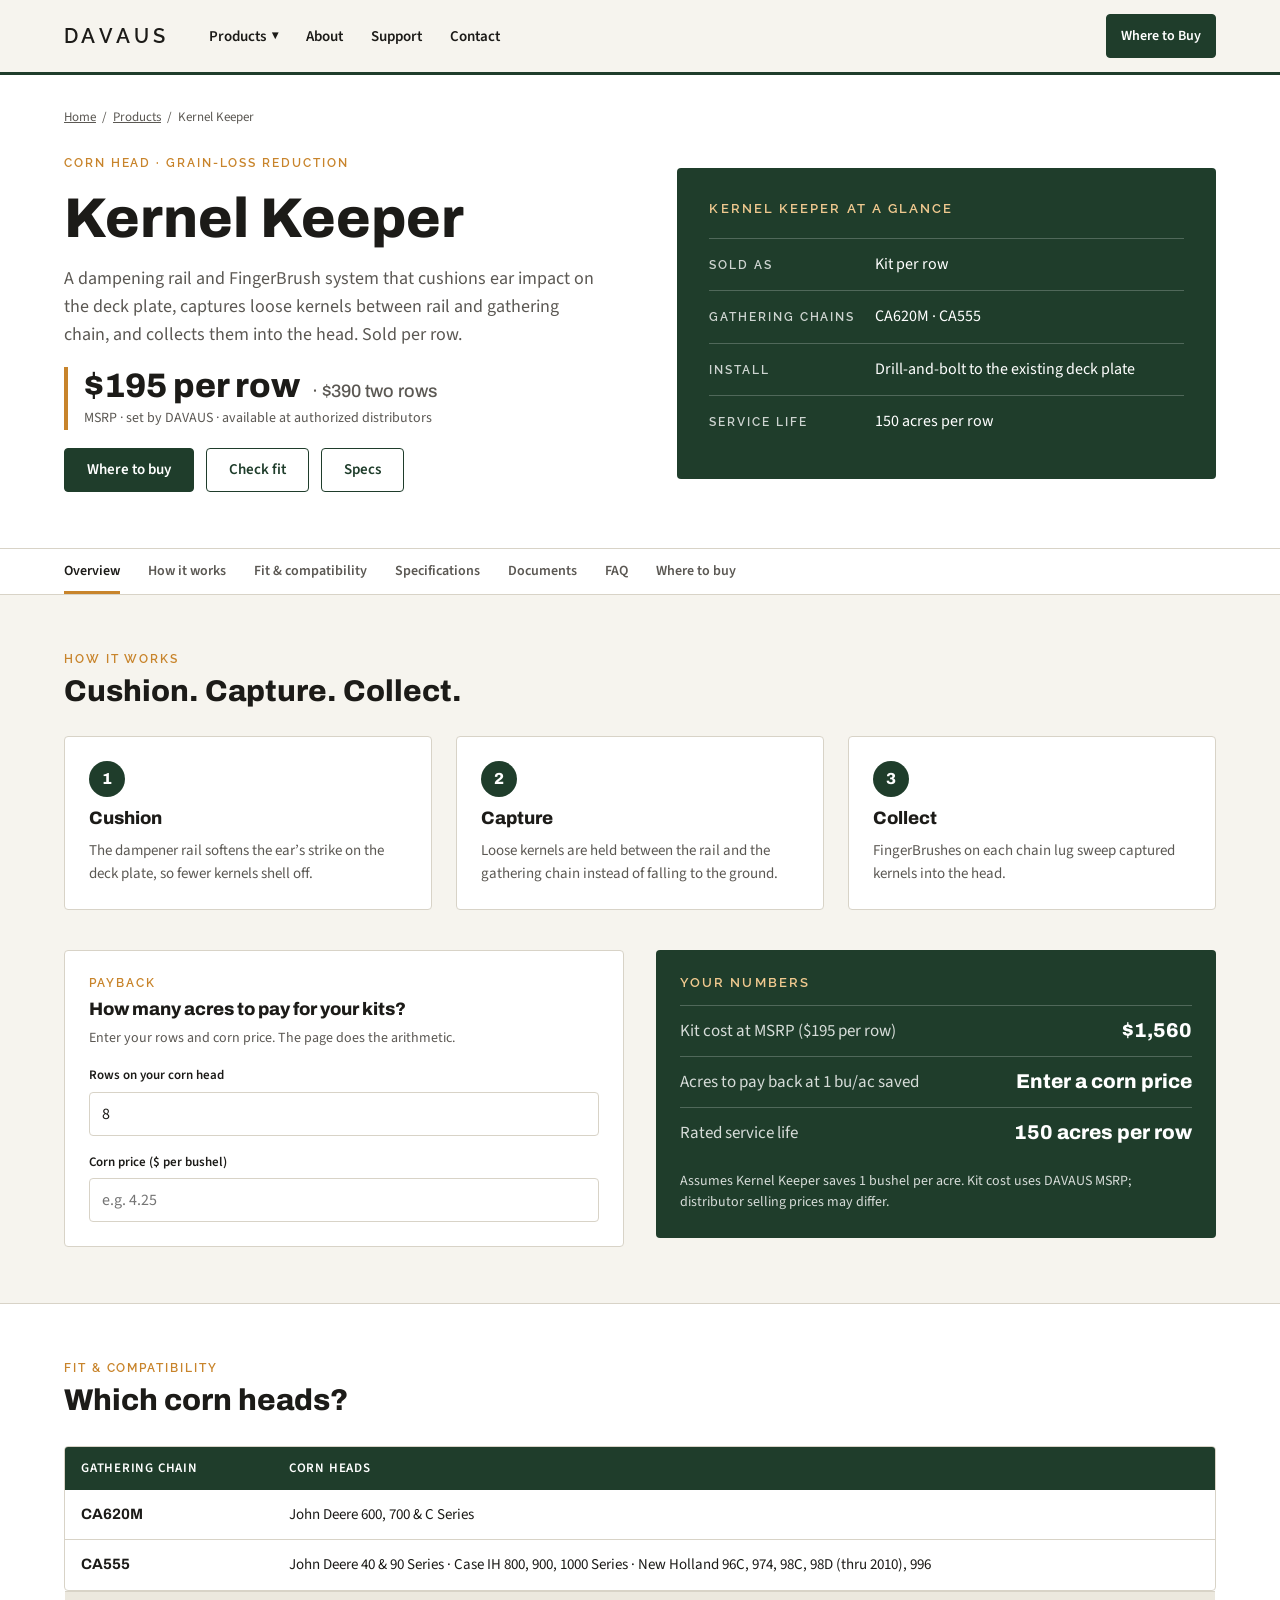
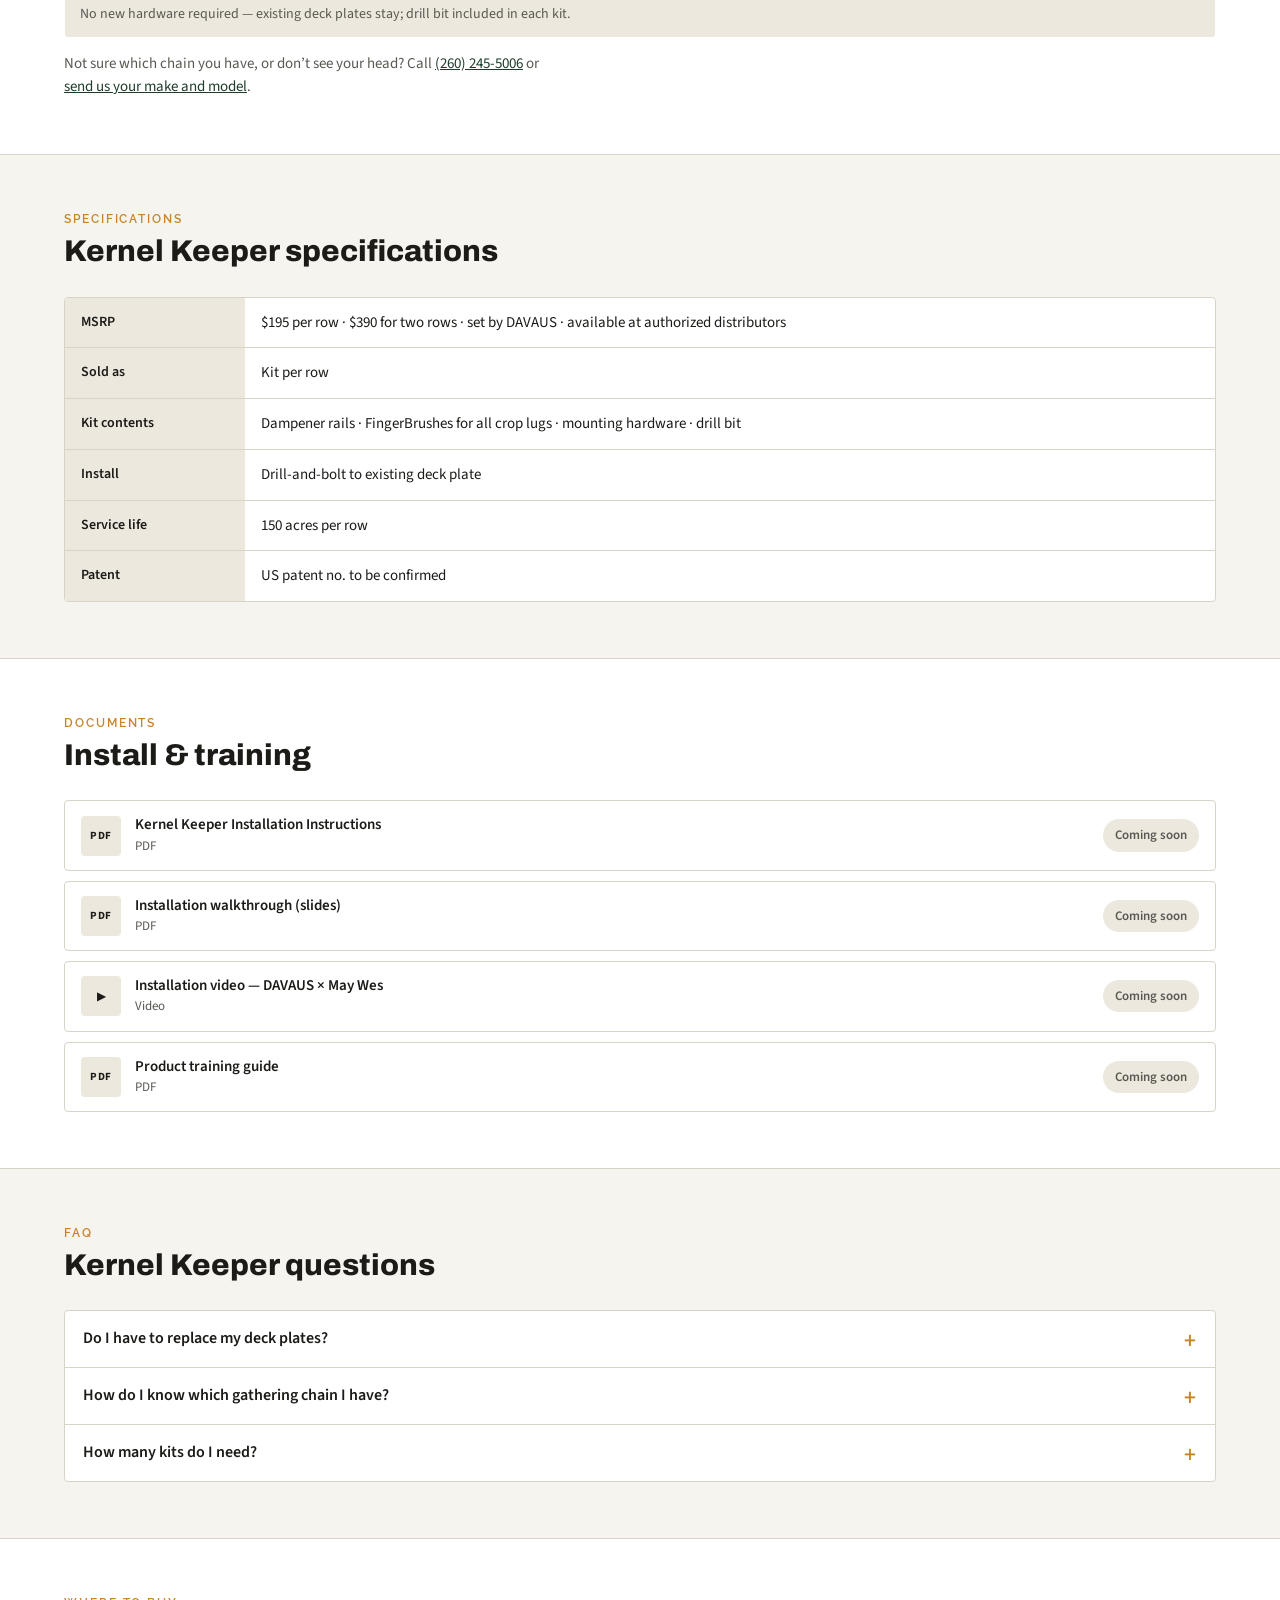
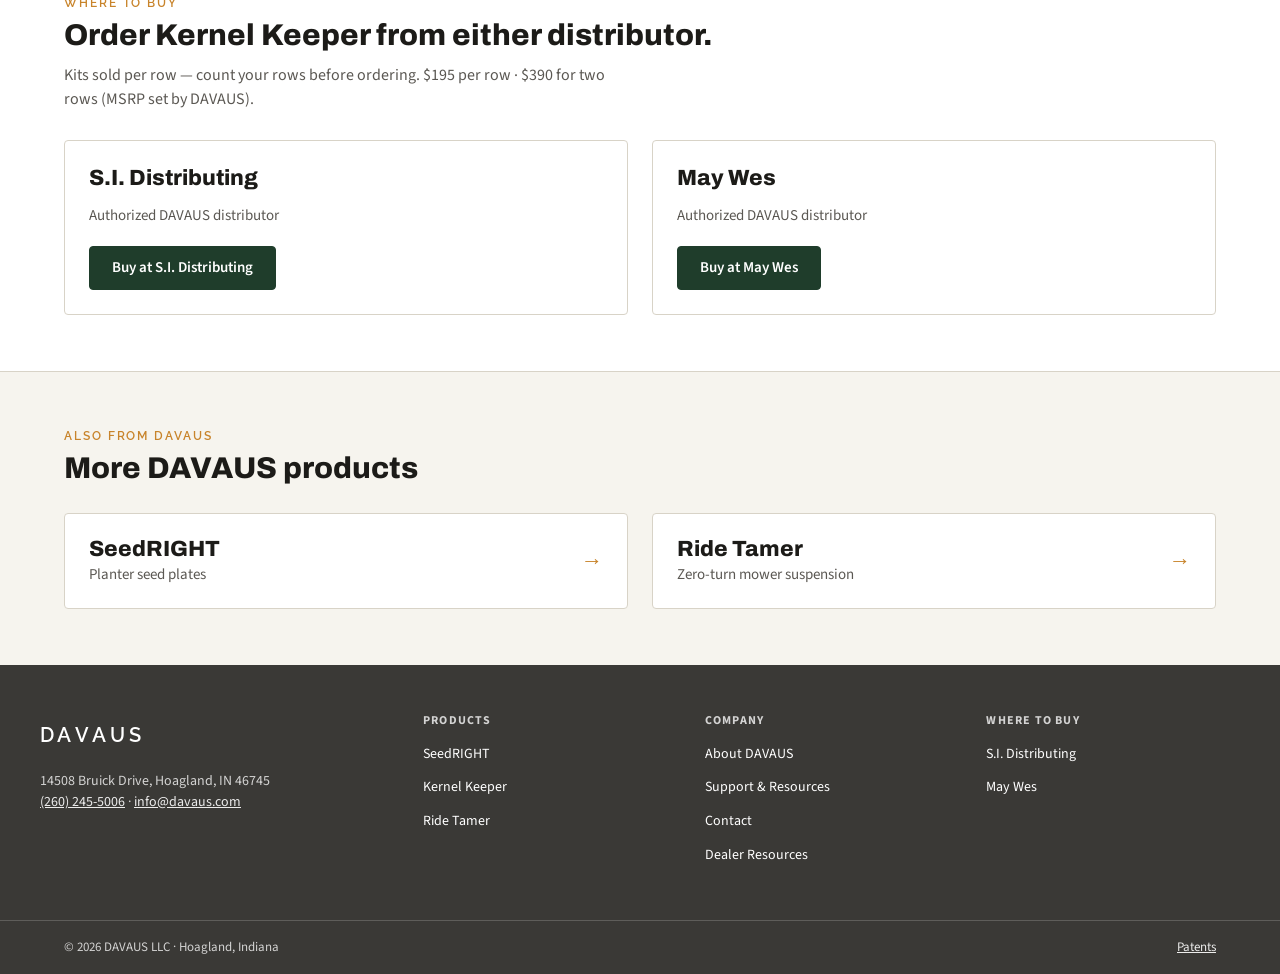
<file: kernel-keeper/index.html>
<!doctype html>
<html lang="en">
<head>
<meta charset="utf-8">
<meta name="viewport" content="width=device-width, initial-scale=1">
<meta name="robots" content="noindex, nofollow">
<title>Kernel Keeper corn-head grain-loss reduction — DAVAUS</title>
<meta name="description" content="Kernel Keeper cushions ear impact, captures loose kernels and collects them into the head. $195 per row MSRP, sold through S.I. Distributing and May Wes.">
<meta name="theme-color" content="#1F3D2B">
<meta property="og:type" content="website">
<meta property="og:site_name" content="DAVAUS">
<meta property="og:title" content="DAVAUS — Agricultural equipment innovation">
<meta property="og:description" content="SeedRIGHT, Kernel Keeper and Ride Tamer: retrofit products engineered and built in Hoagland, Indiana.">
<meta property="og:url" content="https://squidbay.github.io/davaus-preview/">
<meta property="og:image" content="https://squidbay.github.io/davaus-preview/og.jpg?v=1">
<meta property="og:image:width" content="1200">
<meta property="og:image:height" content="630">
<meta property="og:image:alt" content="DAVAUS — Retrofit products for the equipment you already run. SeedRIGHT, Kernel Keeper, Ride Tamer.">
<meta name="twitter:card" content="summary_large_image">
<meta name="twitter:title" content="DAVAUS — Agricultural equipment innovation">
<meta name="twitter:description" content="SeedRIGHT, Kernel Keeper and Ride Tamer: retrofit products engineered and built in Hoagland, Indiana.">
<meta name="twitter:image" content="https://squidbay.github.io/davaus-preview/og.jpg?v=1">
<link rel="icon" href="../favicon.ico?v=1" sizes="16x16 32x32 48x48">
<link rel="icon" href="../favicon.svg?v=1" type="image/svg+xml">
<link rel="icon" href="../favicon-32.png?v=1" type="image/png" sizes="32x32">
<link rel="icon" href="../favicon-16.png?v=1" type="image/png" sizes="16x16">
<link rel="apple-touch-icon" href="../apple-touch-icon.png?v=1">
<link rel="preload" href="../assets/fonts/archivo-latin-800-normal.woff2" as="font" type="font/woff2" crossorigin>
<link rel="preload" href="../assets/fonts/source-sans-3-latin-400-normal.woff2" as="font" type="font/woff2" crossorigin>
<link rel="preload" href="../assets/fonts/raleway-latin-600-normal.woff2" as="font" type="font/woff2" crossorigin>
<link rel="stylesheet" href="../assets/css/site.css">
<script src="../assets/js/site.js" defer></script>
</head>
<body class="has-sticky">
<a class="skip" href="#main">Skip to content</a>
<header class="site-header">
  <div class="wrap">
    <div class="nav-left">
      <a class="wordmark" href="../" aria-label="DAVAUS home">DAVAUS</a>
      <nav aria-label="Primary">
        <ul class="nav-links">
          <li class="dropdown">
            <button type="button" aria-expanded="false" aria-controls="products-menu">Products <span class="caret" aria-hidden="true">▾</span></button>
            <div class="dropdown-panel" id="products-menu">
              <ul>
                <li><a href="../seedright/"><strong>SeedRIGHT</strong><span>Planter seed plates</span></a></li>
                <li><a href="../kernel-keeper/" aria-current="page"><strong>Kernel Keeper</strong><span>Corn-head grain-loss reduction</span></a></li>
                <li><a href="../ride-tamer/"><strong>Ride Tamer</strong><span>Zero-turn mower suspension</span></a></li>
              </ul>
              <p class="dd-foot">Where to buy → S.I. Distributing · May Wes. <a href="#where-to-buy">See where to buy</a></p>
            </div>
          </li>
          <li><a href="../about-davaus/">About</a></li>
          <li><a href="../support/">Support</a></li>
          <li><a href="../contact/">Contact</a></li>
        </ul>
      </nav>
    </div>
    <div class="nav-right">
      <a class="btn primary nav-cta" href="#where-to-buy">Where to Buy</a>
      <button type="button" class="menu-btn" aria-expanded="false" aria-controls="drawer" aria-label="Open menu"><span></span><span></span><span></span></button>
    </div>
  </div>
</header>
<div class="drawer" id="drawer" role="dialog" aria-modal="true" aria-label="Menu" hidden>
  <div class="drawer-head">
    <a class="wordmark" href="../">DAVAUS</a>
    <button type="button" class="drawer-close" aria-label="Close menu">✕</button>
  </div>
  <nav class="drawer-body" aria-label="Mobile">
    <p class="eyebrow green">Products</p>
    <a class="prod" href="../seedright/">SeedRIGHT <span class="arrow" aria-hidden="true">→</span></a>
    <a class="prod" href="../kernel-keeper/" aria-current="page">Kernel Keeper <span class="arrow" aria-hidden="true">→</span></a>
    <a class="prod" href="../ride-tamer/">Ride Tamer <span class="arrow" aria-hidden="true">→</span></a>
    <p class="eyebrow green">Company</p>
    <a href="../about-davaus/">About DAVAUS</a>
    <a href="../support/">Support &amp; Resources</a>
    <a href="../contact/">Contact</a>
    <a href="../dealer-resources/">Dealer Resources</a>
    <div class="drawer-foot">
      <a class="btn primary" href="#where-to-buy">Where to buy</a>
      <span><a href="tel:+12602455006">(260) 245-5006</a> · <a href="mailto:info@davaus.com">info@davaus.com</a></span>
    </div>
  </nav>
</div>
<main id="main">
<section class="p-hero" id="overview" aria-labelledby="p-title">
  <div class="wrap">
    <nav class="crumbs" aria-label="Breadcrumb"><ol><li><a href="../">Home</a></li><li><a href="../#products">Products</a></li><li aria-current="page">Kernel Keeper</li></ol></nav>
    <div class="p-hero-grid">
      <div class="p-hero-copy">
        <p class="eyebrow">Corn head · grain-loss reduction</p>
        <h1 class="h-display" id="p-title">Kernel Keeper</h1>
        <p class="lead">A dampening rail and FingerBrush system that cushions ear impact on the deck plate, captures loose kernels between rail and gathering chain, and collects them into the head. Sold per row.</p>
        <div class="msrp">
          <p class="msrp-price"><strong>$195 per row</strong><span>· $390 two rows</span></p>
          <p class="msrp-label">MSRP · set by DAVAUS · available at authorized distributors</p>
        </div>
        <div class="btn-row">
          <a class="btn primary" href="#where-to-buy">Where to buy</a>
          <a class="btn" href="#fit">Check fit</a>
          <a class="btn" href="#specs">Specs</a>
        </div>
      </div>
      <div class="facts">
        <p class="eyebrow">Kernel Keeper at a glance</p>
        <dl>
          <div><dt>Sold as</dt><dd>Kit per row</dd></div>
          <div><dt>Gathering chains</dt><dd>CA620M · CA555</dd></div>
          <div><dt>Install</dt><dd>Drill-and-bolt to the existing deck plate</dd></div>
          <div><dt>Service life</dt><dd>150 acres per row</dd></div>
        </dl>
      </div>
    </div>
  </div>
</section>
<nav class="subnav" aria-label="On this page">
  <div class="wrap">
    <ul>
      <li><a href="#overview">Overview</a></li>
      <li><a href="#how-it-works">How it works</a></li>
      <li><a href="#fit">Fit &amp; compatibility</a></li>
      <li><a href="#specs">Specifications</a></li>
      <li><a href="#documents">Documents</a></li>
      <li><a href="#faq">FAQ</a></li>
      <li><a href="#where-to-buy">Where to buy</a></li>
    </ul>
    <a class="btn primary sm" href="#where-to-buy" tabindex="-1">Where to buy</a>
  </div>
</nav>

<section class="band page" id="how-it-works" aria-labelledby="hiw-h">
  <div class="wrap">
    <div class="section-head"><p class="eyebrow">How it works</p><h2 class="h-sub" id="hiw-h">Cushion. Capture. Collect.</h2></div>
    <ol class="steps">
  <li class="step"><span class="step-n" aria-hidden="true">1</span><h3 class="h-small"><span class="sr-only">Step 1: </span>Cushion</h3><p>The dampener rail softens the ear’s strike on the deck plate, so fewer kernels shell off.</p></li>
  <li class="step"><span class="step-n" aria-hidden="true">2</span><h3 class="h-small"><span class="sr-only">Step 2: </span>Capture</h3><p>Loose kernels are held between the rail and the gathering chain instead of falling to the ground.</p></li>
  <li class="step"><span class="step-n" aria-hidden="true">3</span><h3 class="h-small"><span class="sr-only">Step 3: </span>Collect</h3><p>FingerBrushes on each chain lug sweep captured kernels into the head.</p></li>
</ol>
    <div class="roi" style="margin-top:40px">
      <form class="roi-form" id="roi-form" aria-labelledby="roi-h">
        <div class="stack" style="gap:6px"><p class="eyebrow">Payback</p><h3 class="h-small" id="roi-h">How many acres to pay for your kits?</h3><p class="muted small">Enter your rows and corn price. The page does the arithmetic.</p></div>
        <div class="field"><label for="roi-rows">Rows on your corn head</label><input id="roi-rows" name="rows" type="number" inputmode="numeric" min="1" max="48" step="1" value="8"></div>
        <div class="field"><label for="roi-price">Corn price ($ per bushel)</label><input id="roi-price" name="price" type="number" inputmode="decimal" min="0" step="0.01" placeholder="e.g. 4.25"></div>
      </form>
      <div class="roi-out" aria-live="polite">
        <p class="eyebrow">Your numbers</p>
        <dl>
          <div><dt>Kit cost at MSRP ($195 per row)</dt><dd id="roi-cost">—</dd></div>
          <div><dt>Acres to pay back at 1 bu/ac saved</dt><dd id="roi-acres">Enter a corn price</dd></div>
          <div><dt>Rated service life</dt><dd>150 acres per row</dd></div>
        </dl>
        <p>Assumes Kernel Keeper saves 1 bushel per acre. Kit cost uses DAVAUS MSRP; distributor selling prices may differ.</p>
      </div>
    </div>
  </div>
</section>

<section class="band card rule" id="fit" aria-labelledby="fit-h">
  <div class="wrap">
    <div class="section-head"><p class="eyebrow">Fit &amp; compatibility</p><h2 class="h-sub" id="fit-h">Which corn heads?</h2></div>
    <table class="table stacked">
      <caption>No new hardware required — existing deck plates stay; drill bit included in each kit.</caption>
      <thead><tr><th scope="col">Gathering chain</th><th scope="col">Corn heads</th></tr></thead>
      <tbody>
        <tr><th scope="row">CA620M</th><td>John Deere 600, 700 &amp; C Series</td></tr>
        <tr><th scope="row">CA555</th><td>John Deere 40 &amp; 90 Series · Case IH 800, 900, 1000 Series · New Holland 96C, 974, 98C, 98D (thru 2010), 996</td></tr>
      </tbody>
    </table>
    <p class="doc-note">Not sure which chain you have, or don’t see your head? Call <a href="tel:+12602455006">(260) 245-5006</a> or <a href="../contact/">send us your make and model</a>.</p>
  </div>
</section>

<section class="band page rule" id="specs" aria-labelledby="specs-h">
  <div class="wrap">
    <div class="section-head"><p class="eyebrow">Specifications</p><h2 class="h-sub" id="specs-h">Kernel Keeper specifications</h2></div>
    <table class="table spec">
  <caption class="sr-only">Kernel Keeper specifications</caption>
  <tbody>
    <tr><th scope="row">MSRP</th><td>$195 per row · $390 for two rows · set by DAVAUS · available at authorized distributors</td></tr>
    <tr><th scope="row">Sold as</th><td>Kit per row</td></tr>
    <tr><th scope="row">Kit contents</th><td>Dampener rails · FingerBrushes for all crop lugs · mounting hardware · drill bit</td></tr>
    <tr><th scope="row">Install</th><td>Drill-and-bolt to existing deck plate</td></tr>
    <tr><th scope="row">Service life</th><td>150 acres per row</td></tr>
    <tr><th scope="row">Patent</th><td>US patent no. to be confirmed</td></tr>
  </tbody>
</table>
  </div>
</section>

<section class="band card rule" id="documents" aria-labelledby="docs-h">
  <div class="wrap">
    <div class="section-head"><p class="eyebrow">Documents</p><h2 class="h-sub" id="docs-h">Install &amp; training</h2></div>
    <ul class="docs" role="list">
  <li class="doc"><span class="doc-kind" aria-hidden="true">PDF</span><div class="doc-text"><p class="doc-title">Kernel Keeper Installation Instructions</p><p class="doc-meta">PDF</p></div><span class="doc-status">Coming soon</span></li>
  <li class="doc"><span class="doc-kind" aria-hidden="true">PDF</span><div class="doc-text"><p class="doc-title">Installation walkthrough (slides)</p><p class="doc-meta">PDF</p></div><span class="doc-status">Coming soon</span></li>
  <li class="doc"><span class="doc-kind" aria-hidden="true">▶</span><div class="doc-text"><p class="doc-title">Installation video — DAVAUS × May Wes</p><p class="doc-meta">Video</p></div><span class="doc-status">Coming soon</span></li>
  <li class="doc"><span class="doc-kind" aria-hidden="true">PDF</span><div class="doc-text"><p class="doc-title">Product training guide</p><p class="doc-meta">PDF</p></div><span class="doc-status">Coming soon</span></li>
</ul>
  </div>
</section>

<section class="band page rule" id="faq" aria-labelledby="faq-h">
  <div class="wrap">
    <div class="section-head"><p class="eyebrow">FAQ</p><h2 class="h-sub" id="faq-h">Kernel Keeper questions</h2></div>
    <div class="faq">
  <div class="faq-item" id="faq-deck-plates">
    <h3 class="faq-q"><button type="button" aria-expanded="false" aria-controls="kk-deck-plates-a">Do I have to replace my deck plates?</button></h3>
    <div class="faq-a" id="kk-deck-plates-a" hidden><p>No. Existing deck plates stay — Kernel Keeper drills and bolts to them, and a drill bit is included in each kit.</p></div>
  </div>
  <div class="faq-item" id="faq-chain">
    <h3 class="faq-q"><button type="button" aria-expanded="false" aria-controls="kk-chain-a">How do I know which gathering chain I have?</button></h3>
    <div class="faq-a" id="kk-chain-a" hidden><p>Kernel Keeper fits CA620M chains (John Deere 600, 700 &amp; C Series) and CA555 chains (John Deere 40 &amp; 90, Case IH 800/900/1000, New Holland 96C, 974, 98C, 98D thru 2010, 996). If you’re not sure, call DAVAUS at <a href="tel:+12602455006">(260) 245-5006</a>.</p></div>
  </div>
  <div class="faq-item" id="faq-kits">
    <h3 class="faq-q"><button type="button" aria-expanded="false" aria-controls="kk-kits-a">How many kits do I need?</button></h3>
    <div class="faq-a" id="kk-kits-a" hidden><p>One kit per row. Count the rows on your corn head before ordering.</p></div>
  </div>
</div>
  </div>
</section>

<section class="band card rule" id="where-to-buy" aria-labelledby="where-to-buy-h">
  <div class="wrap">
    <div class="section-head"><p class="eyebrow">Where to buy</p><h2 class="h-sub" id="where-to-buy-h">Order Kernel Keeper from either distributor.</h2><p class="intro">Kits sold per row — count your rows before ordering. $195 per row · $390 for two rows (MSRP set by DAVAUS).</p></div>
    <div class="distributors">
    <div class="distributor">
      <h3 class="name">S.I. Distributing</h3>
      <p class="desc">Authorized DAVAUS distributor</p>
      <button type="button" class="btn primary buy" data-reveal="wtb-status" aria-controls="wtb-status">Buy at S.I. Distributing</button>
    </div>
    <div class="distributor">
      <h3 class="name">May Wes</h3>
      <p class="desc">Authorized DAVAUS distributor</p>
      <button type="button" class="btn primary buy" data-reveal="wtb-status" aria-controls="wtb-status">Buy at May Wes</button>
    </div>
  </div>
  <div class="dist-status" id="wtb-status" role="status" hidden><strong>Distributor ordering links aren’t connected yet.</strong> Nothing has been ordered. For help today, call DAVAUS at <a href="tel:+12602455006">(260) 245-5006</a> or email <a href="mailto:info@davaus.com">info@davaus.com</a>.</div>
    
  </div>
</section>

<section class="band page rule" aria-labelledby="related-h">
  <div class="wrap">
    <div class="section-head"><p class="eyebrow">Also from DAVAUS</p><h2 class="h-sub" id="related-h">More DAVAUS products</h2></div>
    <div class="related">
      <a href="../seedright/"><span><strong>SeedRIGHT</strong><span>Planter seed plates</span></span><span class="arrow" aria-hidden="true">→</span></a>
      <a href="../ride-tamer/"><span><strong>Ride Tamer</strong><span>Zero-turn mower suspension</span></span><span class="arrow" aria-hidden="true">→</span></a>
    </div>
  </div>
</section>
</main>
<footer class="site-footer">
  <div class="wrap top">
    <div>
      <a class="wordmark" href="../">DAVAUS</a>
      <address>14508 Bruick Drive, Hoagland, IN 46745<br><a href="tel:+12602455006">(260) 245-5006</a> · <a href="mailto:info@davaus.com">info@davaus.com</a></address>
    </div>
    <div>
      <h2>Products</h2>
      <ul>
        <li><a href="../seedright/">SeedRIGHT</a></li>
        <li><a href="../kernel-keeper/">Kernel Keeper</a></li>
        <li><a href="../ride-tamer/">Ride Tamer</a></li>
      </ul>
    </div>
    <div>
      <h2>Company</h2>
      <ul>
        <li><a href="../about-davaus/">About DAVAUS</a></li>
        <li><a href="../support/">Support &amp; Resources</a></li>
        <li><a href="../contact/">Contact</a></li>
        <li><a href="../dealer-resources/">Dealer Resources</a></li>
      </ul>
    </div>
    <div>
      <h2>Where to buy</h2>
      <ul>
        <li><a href="../#where-to-buy">S.I. Distributing</a></li>
        <li><a href="../#where-to-buy">May Wes</a></li>
      </ul>
    </div>
  </div>
  <div class="bottom">
    <div class="wrap">
      <span>© 2026 DAVAUS LLC · Hoagland, Indiana</span>
      <a href="../about-davaus/#patents">Patents</a>
    </div>
  </div>
</footer>
<div class="sticky-cta" aria-hidden="true">
  <a class="btn primary" href="#where-to-buy" tabindex="-1">Where to buy</a>
  <a class="btn" href="#specs" tabindex="-1">Specs</a>
</div>
</body>
</html>
</file>
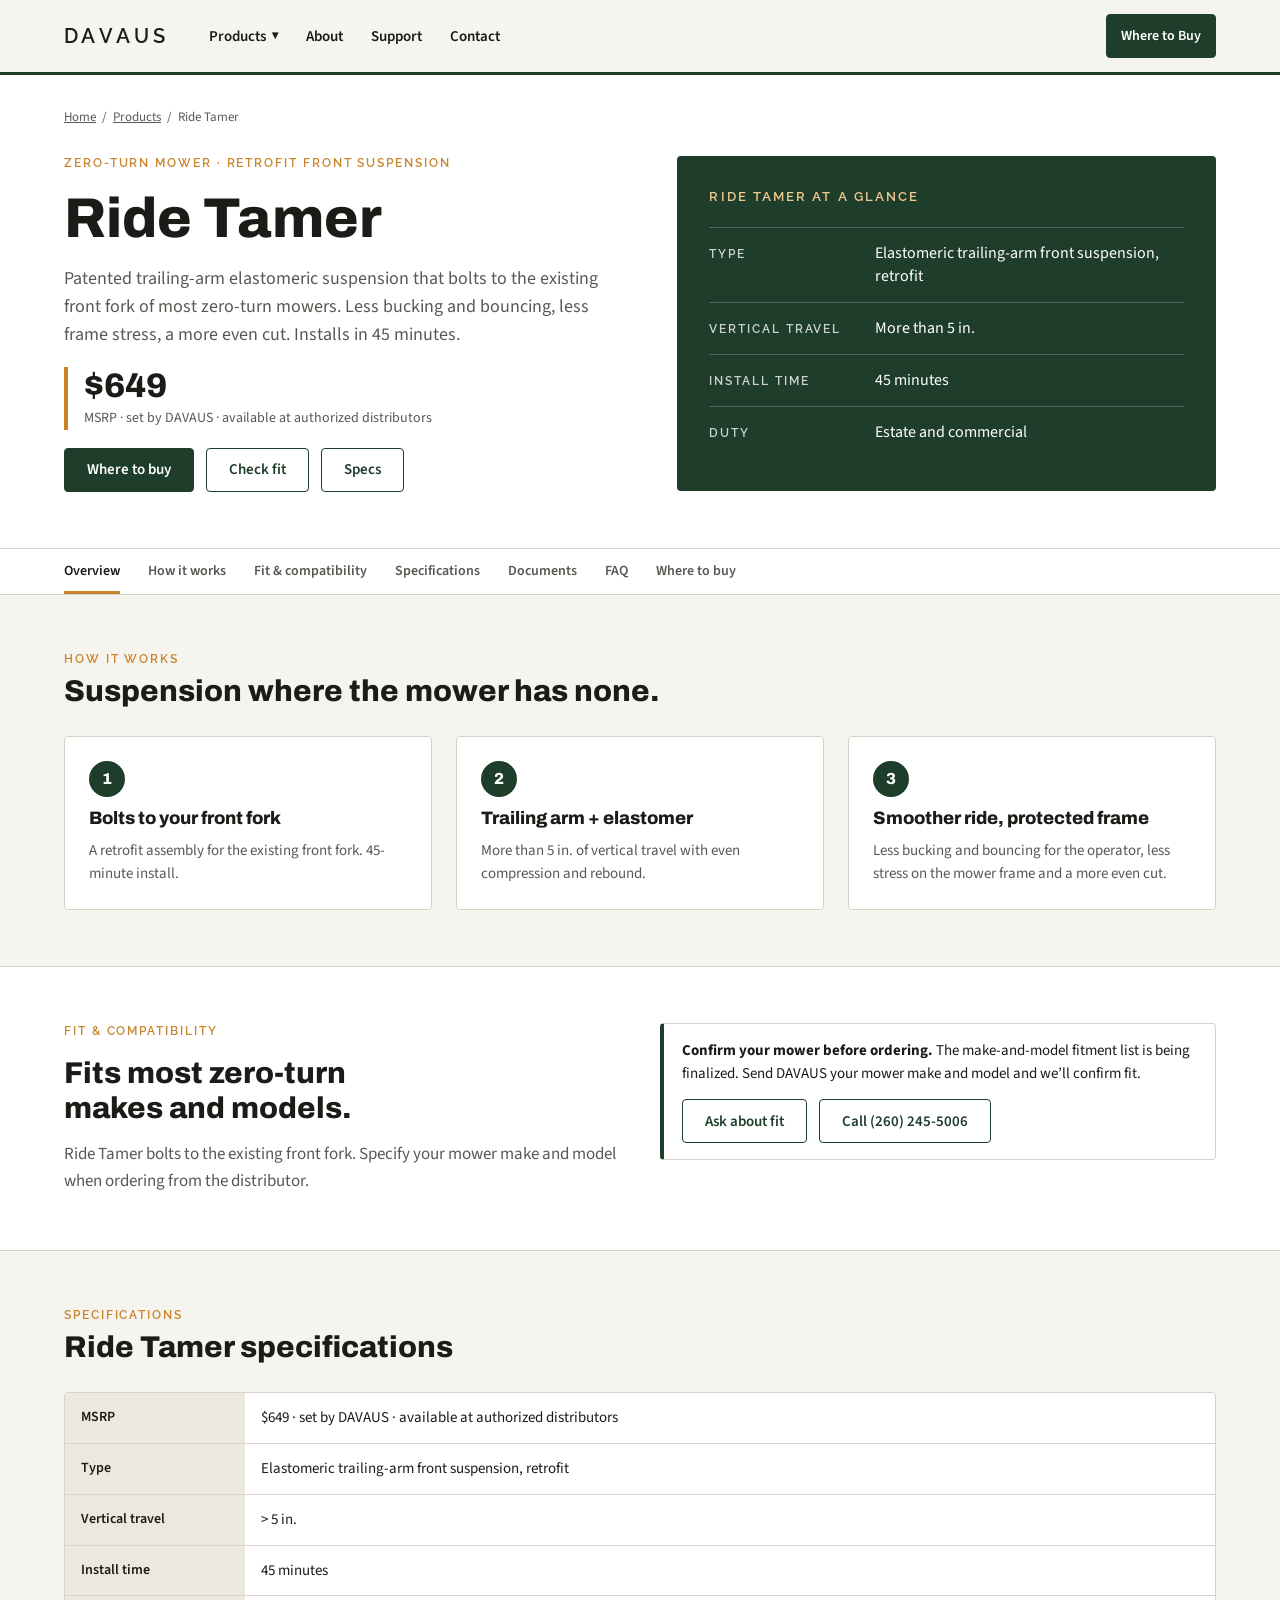
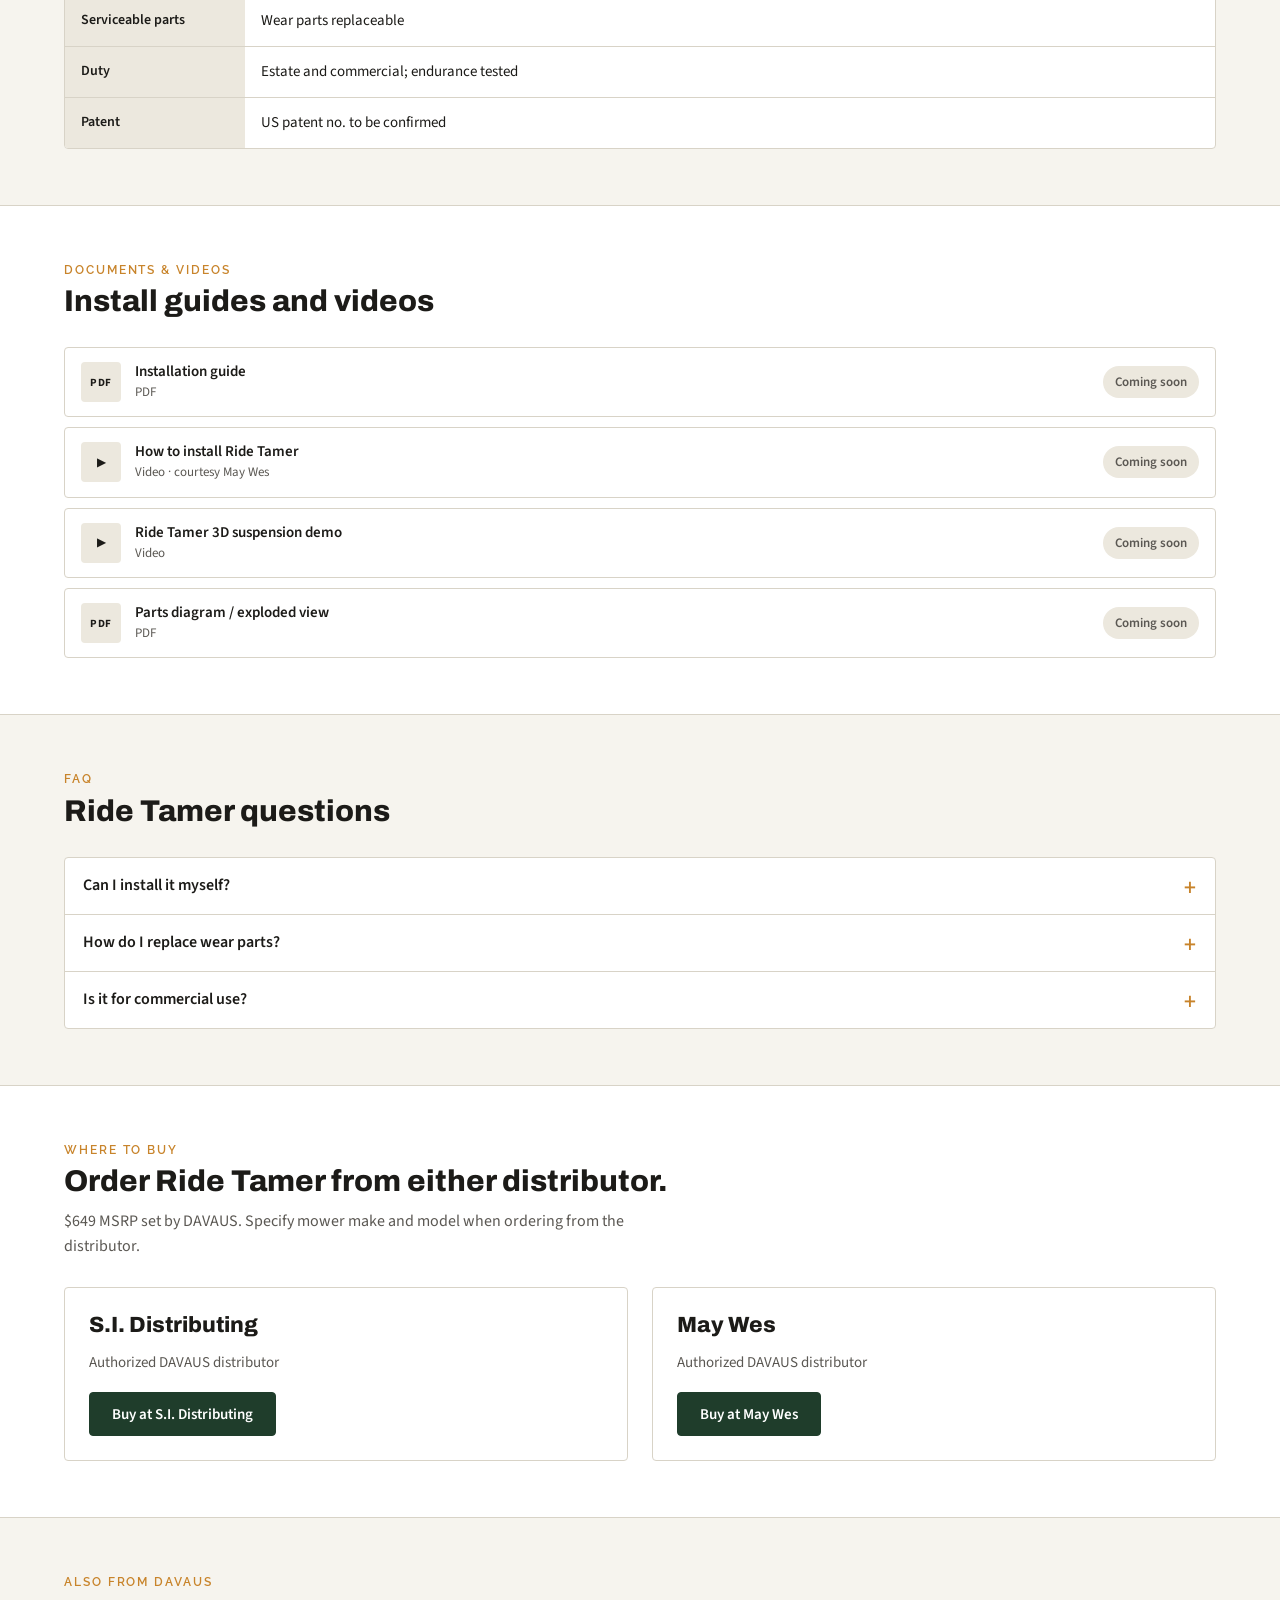
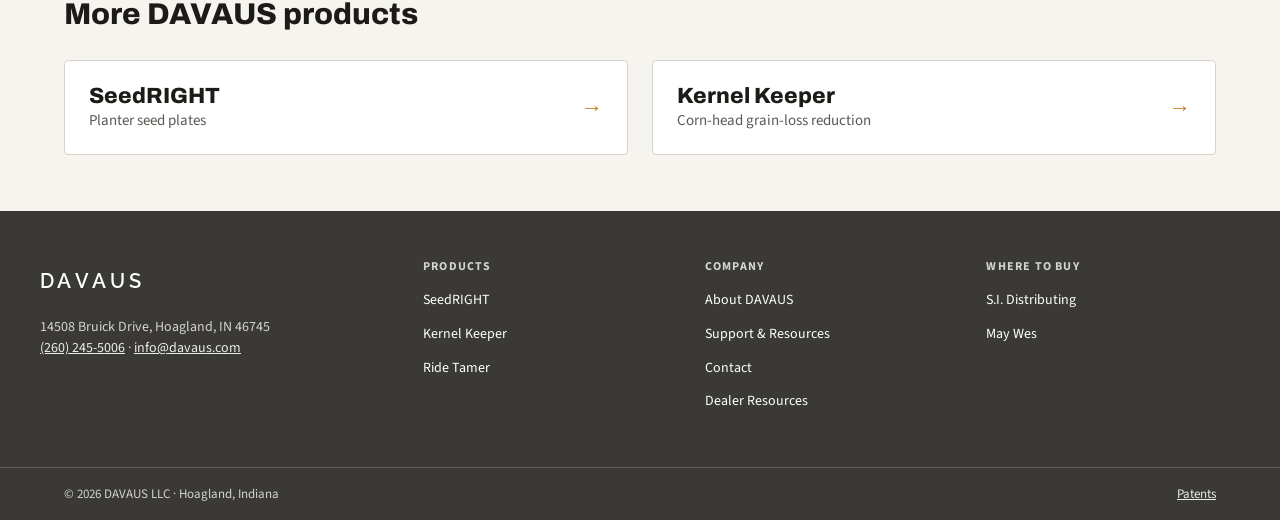
<file: ride-tamer/index.html>
<!doctype html>
<html lang="en">
<head>
<meta charset="utf-8">
<meta name="viewport" content="width=device-width, initial-scale=1">
<meta name="robots" content="noindex, nofollow">
<title>Ride Tamer zero-turn mower suspension — DAVAUS</title>
<meta name="description" content="Ride Tamer is a patented retrofit front suspension for zero-turn mowers. $649 MSRP, 45-minute install, sold through S.I. Distributing and May Wes.">
<meta name="theme-color" content="#1F3D2B">
<meta property="og:type" content="website">
<meta property="og:site_name" content="DAVAUS">
<meta property="og:title" content="DAVAUS — Agricultural equipment innovation">
<meta property="og:description" content="SeedRIGHT, Kernel Keeper and Ride Tamer: retrofit products engineered and built in Hoagland, Indiana.">
<meta property="og:url" content="https://squidbay.github.io/davaus-preview/">
<meta property="og:image" content="https://squidbay.github.io/davaus-preview/og.jpg?v=1">
<meta property="og:image:width" content="1200">
<meta property="og:image:height" content="630">
<meta property="og:image:alt" content="DAVAUS — Retrofit products for the equipment you already run. SeedRIGHT, Kernel Keeper, Ride Tamer.">
<meta name="twitter:card" content="summary_large_image">
<meta name="twitter:title" content="DAVAUS — Agricultural equipment innovation">
<meta name="twitter:description" content="SeedRIGHT, Kernel Keeper and Ride Tamer: retrofit products engineered and built in Hoagland, Indiana.">
<meta name="twitter:image" content="https://squidbay.github.io/davaus-preview/og.jpg?v=1">
<link rel="icon" href="../favicon.ico?v=1" sizes="16x16 32x32 48x48">
<link rel="icon" href="../favicon.svg?v=1" type="image/svg+xml">
<link rel="icon" href="../favicon-32.png?v=1" type="image/png" sizes="32x32">
<link rel="icon" href="../favicon-16.png?v=1" type="image/png" sizes="16x16">
<link rel="apple-touch-icon" href="../apple-touch-icon.png?v=1">
<link rel="preload" href="../assets/fonts/archivo-latin-800-normal.woff2" as="font" type="font/woff2" crossorigin>
<link rel="preload" href="../assets/fonts/source-sans-3-latin-400-normal.woff2" as="font" type="font/woff2" crossorigin>
<link rel="preload" href="../assets/fonts/raleway-latin-600-normal.woff2" as="font" type="font/woff2" crossorigin>
<link rel="stylesheet" href="../assets/css/site.css">
<script src="../assets/js/site.js" defer></script>
</head>
<body class="has-sticky">
<a class="skip" href="#main">Skip to content</a>
<header class="site-header">
  <div class="wrap">
    <div class="nav-left">
      <a class="wordmark" href="../" aria-label="DAVAUS home">DAVAUS</a>
      <nav aria-label="Primary">
        <ul class="nav-links">
          <li class="dropdown">
            <button type="button" aria-expanded="false" aria-controls="products-menu">Products <span class="caret" aria-hidden="true">▾</span></button>
            <div class="dropdown-panel" id="products-menu">
              <ul>
                <li><a href="../seedright/"><strong>SeedRIGHT</strong><span>Planter seed plates</span></a></li>
                <li><a href="../kernel-keeper/"><strong>Kernel Keeper</strong><span>Corn-head grain-loss reduction</span></a></li>
                <li><a href="../ride-tamer/" aria-current="page"><strong>Ride Tamer</strong><span>Zero-turn mower suspension</span></a></li>
              </ul>
              <p class="dd-foot">Where to buy → S.I. Distributing · May Wes. <a href="#where-to-buy">See where to buy</a></p>
            </div>
          </li>
          <li><a href="../about-davaus/">About</a></li>
          <li><a href="../support/">Support</a></li>
          <li><a href="../contact/">Contact</a></li>
        </ul>
      </nav>
    </div>
    <div class="nav-right">
      <a class="btn primary nav-cta" href="#where-to-buy">Where to Buy</a>
      <button type="button" class="menu-btn" aria-expanded="false" aria-controls="drawer" aria-label="Open menu"><span></span><span></span><span></span></button>
    </div>
  </div>
</header>
<div class="drawer" id="drawer" role="dialog" aria-modal="true" aria-label="Menu" hidden>
  <div class="drawer-head">
    <a class="wordmark" href="../">DAVAUS</a>
    <button type="button" class="drawer-close" aria-label="Close menu">✕</button>
  </div>
  <nav class="drawer-body" aria-label="Mobile">
    <p class="eyebrow green">Products</p>
    <a class="prod" href="../seedright/">SeedRIGHT <span class="arrow" aria-hidden="true">→</span></a>
    <a class="prod" href="../kernel-keeper/">Kernel Keeper <span class="arrow" aria-hidden="true">→</span></a>
    <a class="prod" href="../ride-tamer/" aria-current="page">Ride Tamer <span class="arrow" aria-hidden="true">→</span></a>
    <p class="eyebrow green">Company</p>
    <a href="../about-davaus/">About DAVAUS</a>
    <a href="../support/">Support &amp; Resources</a>
    <a href="../contact/">Contact</a>
    <a href="../dealer-resources/">Dealer Resources</a>
    <div class="drawer-foot">
      <a class="btn primary" href="#where-to-buy">Where to buy</a>
      <span><a href="tel:+12602455006">(260) 245-5006</a> · <a href="mailto:info@davaus.com">info@davaus.com</a></span>
    </div>
  </nav>
</div>
<main id="main">
<section class="p-hero" id="overview" aria-labelledby="p-title">
  <div class="wrap">
    <nav class="crumbs" aria-label="Breadcrumb"><ol><li><a href="../">Home</a></li><li><a href="../#products">Products</a></li><li aria-current="page">Ride Tamer</li></ol></nav>
    <div class="p-hero-grid">
      <div class="p-hero-copy">
        <p class="eyebrow">Zero-turn mower · retrofit front suspension</p>
        <h1 class="h-display" id="p-title">Ride Tamer</h1>
        <p class="lead">Patented trailing-arm elastomeric suspension that bolts to the existing front fork of most zero-turn mowers. Less bucking and bouncing, less frame stress, a more even cut. Installs in 45 minutes.</p>
        <div class="msrp">
          <p class="msrp-price"><strong>$649</strong></p>
          <p class="msrp-label">MSRP · set by DAVAUS · available at authorized distributors</p>
        </div>
        <div class="btn-row">
          <a class="btn primary" href="#where-to-buy">Where to buy</a>
          <a class="btn" href="#fit">Check fit</a>
          <a class="btn" href="#specs">Specs</a>
        </div>
      </div>
      <div class="facts">
        <p class="eyebrow">Ride Tamer at a glance</p>
        <dl>
          <div><dt>Type</dt><dd>Elastomeric trailing-arm front suspension, retrofit</dd></div>
          <div><dt>Vertical travel</dt><dd>More than 5 in.</dd></div>
          <div><dt>Install time</dt><dd>45 minutes</dd></div>
          <div><dt>Duty</dt><dd>Estate and commercial</dd></div>
        </dl>
      </div>
    </div>
  </div>
</section>
<nav class="subnav" aria-label="On this page">
  <div class="wrap">
    <ul>
      <li><a href="#overview">Overview</a></li>
      <li><a href="#how-it-works">How it works</a></li>
      <li><a href="#fit">Fit &amp; compatibility</a></li>
      <li><a href="#specs">Specifications</a></li>
      <li><a href="#documents">Documents</a></li>
      <li><a href="#faq">FAQ</a></li>
      <li><a href="#where-to-buy">Where to buy</a></li>
    </ul>
    <a class="btn primary sm" href="#where-to-buy" tabindex="-1">Where to buy</a>
  </div>
</nav>

<section class="band page" id="how-it-works" aria-labelledby="hiw-h">
  <div class="wrap">
    <div class="section-head"><p class="eyebrow">How it works</p><h2 class="h-sub" id="hiw-h">Suspension where the mower has none.</h2></div>
    <ol class="steps">
  <li class="step"><span class="step-n" aria-hidden="true">1</span><h3 class="h-small"><span class="sr-only">Step 1: </span>Bolts to your front fork</h3><p>A retrofit assembly for the existing front fork. 45-minute install.</p></li>
  <li class="step"><span class="step-n" aria-hidden="true">2</span><h3 class="h-small"><span class="sr-only">Step 2: </span>Trailing arm + elastomer</h3><p>More than 5 in. of vertical travel with even compression and rebound.</p></li>
  <li class="step"><span class="step-n" aria-hidden="true">3</span><h3 class="h-small"><span class="sr-only">Step 3: </span>Smoother ride, protected frame</h3><p>Less bucking and bouncing for the operator, less stress on the mower frame and a more even cut.</p></li>
</ol>
  </div>
</section>

<section class="band card rule" id="fit" aria-labelledby="fit-h">
  <div class="wrap two-col">
    <div class="stack">
      <p class="eyebrow">Fit &amp; compatibility</p>
      <h2 class="h-sub" id="fit-h">Fits most zero-turn makes and models.</h2>
      <p class="muted">Ride Tamer bolts to the existing front fork. Specify your mower make and model when ordering from the distributor.</p>
    </div>
    <div class="note-box">
      <p><strong>Confirm your mower before ordering.</strong> The make-and-model fitment list is being finalized. Send DAVAUS your mower make and model and we’ll confirm fit.</p>
      <div class="btn-row" style="margin-top:14px"><a class="btn" href="../contact/">Ask about fit</a><a class="btn" href="tel:+12602455006">Call (260) 245-5006</a></div>
    </div>
  </div>
</section>

<section class="band page rule" id="specs" aria-labelledby="specs-h">
  <div class="wrap">
    <div class="section-head"><p class="eyebrow">Specifications</p><h2 class="h-sub" id="specs-h">Ride Tamer specifications</h2></div>
    <table class="table spec">
  <caption class="sr-only">Ride Tamer specifications</caption>
  <tbody>
    <tr><th scope="row">MSRP</th><td>$649 · set by DAVAUS · available at authorized distributors</td></tr>
    <tr><th scope="row">Type</th><td>Elastomeric trailing-arm front suspension, retrofit</td></tr>
    <tr><th scope="row">Vertical travel</th><td>&gt; 5 in.</td></tr>
    <tr><th scope="row">Install time</th><td>45 minutes</td></tr>
    <tr><th scope="row">Serviceable parts</th><td>Wear parts replaceable</td></tr>
    <tr><th scope="row">Duty</th><td>Estate and commercial; endurance tested</td></tr>
    <tr><th scope="row">Patent</th><td>US patent no. to be confirmed</td></tr>
  </tbody>
</table>
  </div>
</section>

<section class="band card rule" id="documents" aria-labelledby="docs-h">
  <div class="wrap">
    <div class="section-head"><p class="eyebrow">Documents &amp; videos</p><h2 class="h-sub" id="docs-h">Install guides and videos</h2></div>
    <ul class="docs" role="list">
  <li class="doc"><span class="doc-kind" aria-hidden="true">PDF</span><div class="doc-text"><p class="doc-title">Installation guide</p><p class="doc-meta">PDF</p></div><span class="doc-status">Coming soon</span></li>
  <li class="doc"><span class="doc-kind" aria-hidden="true">▶</span><div class="doc-text"><p class="doc-title">How to install Ride Tamer</p><p class="doc-meta">Video · courtesy May Wes</p></div><span class="doc-status">Coming soon</span></li>
  <li class="doc"><span class="doc-kind" aria-hidden="true">▶</span><div class="doc-text"><p class="doc-title">Ride Tamer 3D suspension demo</p><p class="doc-meta">Video</p></div><span class="doc-status">Coming soon</span></li>
  <li class="doc"><span class="doc-kind" aria-hidden="true">PDF</span><div class="doc-text"><p class="doc-title">Parts diagram / exploded view</p><p class="doc-meta">PDF</p></div><span class="doc-status">Coming soon</span></li>
</ul>
  </div>
</section>

<section class="band page rule" id="faq" aria-labelledby="faq-h">
  <div class="wrap">
    <div class="section-head"><p class="eyebrow">FAQ</p><h2 class="h-sub" id="faq-h">Ride Tamer questions</h2></div>
    <div class="faq">
  <div class="faq-item" id="faq-install">
    <h3 class="faq-q"><button type="button" aria-expanded="false" aria-controls="rt-install-a">Can I install it myself?</button></h3>
    <div class="faq-a" id="rt-install-a" hidden><p>Ride Tamer is a retrofit that bolts to your mower’s existing front fork. Installation takes about 45 minutes.</p></div>
  </div>
  <div class="faq-item" id="faq-wear-parts">
    <h3 class="faq-q"><button type="button" aria-expanded="false" aria-controls="rt-wear-parts-a">How do I replace wear parts?</button></h3>
    <div class="faq-a" id="rt-wear-parts-a" hidden><p>Wear parts are replaceable. Order them through S.I. Distributing or May Wes.</p></div>
  </div>
  <div class="faq-item" id="faq-commercial">
    <h3 class="faq-q"><button type="button" aria-expanded="false" aria-controls="rt-commercial-a">Is it for commercial use?</button></h3>
    <div class="faq-a" id="rt-commercial-a" hidden><p>Yes. Ride Tamer is built for estate and commercial duty and has been endurance tested.</p></div>
  </div>
</div>
  </div>
</section>

<section class="band card rule" id="where-to-buy" aria-labelledby="where-to-buy-h">
  <div class="wrap">
    <div class="section-head"><p class="eyebrow">Where to buy</p><h2 class="h-sub" id="where-to-buy-h">Order Ride Tamer from either distributor.</h2><p class="intro">$649 MSRP set by DAVAUS. Specify mower make and model when ordering from the distributor.</p></div>
    <div class="distributors">
    <div class="distributor">
      <h3 class="name">S.I. Distributing</h3>
      <p class="desc">Authorized DAVAUS distributor</p>
      <button type="button" class="btn primary buy" data-reveal="wtb-status" aria-controls="wtb-status">Buy at S.I. Distributing</button>
    </div>
    <div class="distributor">
      <h3 class="name">May Wes</h3>
      <p class="desc">Authorized DAVAUS distributor</p>
      <button type="button" class="btn primary buy" data-reveal="wtb-status" aria-controls="wtb-status">Buy at May Wes</button>
    </div>
  </div>
  <div class="dist-status" id="wtb-status" role="status" hidden><strong>Distributor ordering links aren’t connected yet.</strong> Nothing has been ordered. For help today, call DAVAUS at <a href="tel:+12602455006">(260) 245-5006</a> or email <a href="mailto:info@davaus.com">info@davaus.com</a>.</div>
    
  </div>
</section>

<section class="band page rule" aria-labelledby="related-h">
  <div class="wrap">
    <div class="section-head"><p class="eyebrow">Also from DAVAUS</p><h2 class="h-sub" id="related-h">More DAVAUS products</h2></div>
    <div class="related">
      <a href="../seedright/"><span><strong>SeedRIGHT</strong><span>Planter seed plates</span></span><span class="arrow" aria-hidden="true">→</span></a>
      <a href="../kernel-keeper/"><span><strong>Kernel Keeper</strong><span>Corn-head grain-loss reduction</span></span><span class="arrow" aria-hidden="true">→</span></a>
    </div>
  </div>
</section>
</main>
<footer class="site-footer">
  <div class="wrap top">
    <div>
      <a class="wordmark" href="../">DAVAUS</a>
      <address>14508 Bruick Drive, Hoagland, IN 46745<br><a href="tel:+12602455006">(260) 245-5006</a> · <a href="mailto:info@davaus.com">info@davaus.com</a></address>
    </div>
    <div>
      <h2>Products</h2>
      <ul>
        <li><a href="../seedright/">SeedRIGHT</a></li>
        <li><a href="../kernel-keeper/">Kernel Keeper</a></li>
        <li><a href="../ride-tamer/">Ride Tamer</a></li>
      </ul>
    </div>
    <div>
      <h2>Company</h2>
      <ul>
        <li><a href="../about-davaus/">About DAVAUS</a></li>
        <li><a href="../support/">Support &amp; Resources</a></li>
        <li><a href="../contact/">Contact</a></li>
        <li><a href="../dealer-resources/">Dealer Resources</a></li>
      </ul>
    </div>
    <div>
      <h2>Where to buy</h2>
      <ul>
        <li><a href="../#where-to-buy">S.I. Distributing</a></li>
        <li><a href="../#where-to-buy">May Wes</a></li>
      </ul>
    </div>
  </div>
  <div class="bottom">
    <div class="wrap">
      <span>© 2026 DAVAUS LLC · Hoagland, Indiana</span>
      <a href="../about-davaus/#patents">Patents</a>
    </div>
  </div>
</footer>
<div class="sticky-cta" aria-hidden="true">
  <a class="btn primary" href="#where-to-buy" tabindex="-1">Where to buy</a>
  <a class="btn" href="#specs" tabindex="-1">Specs</a>
</div>
</body>
</html>
</file>
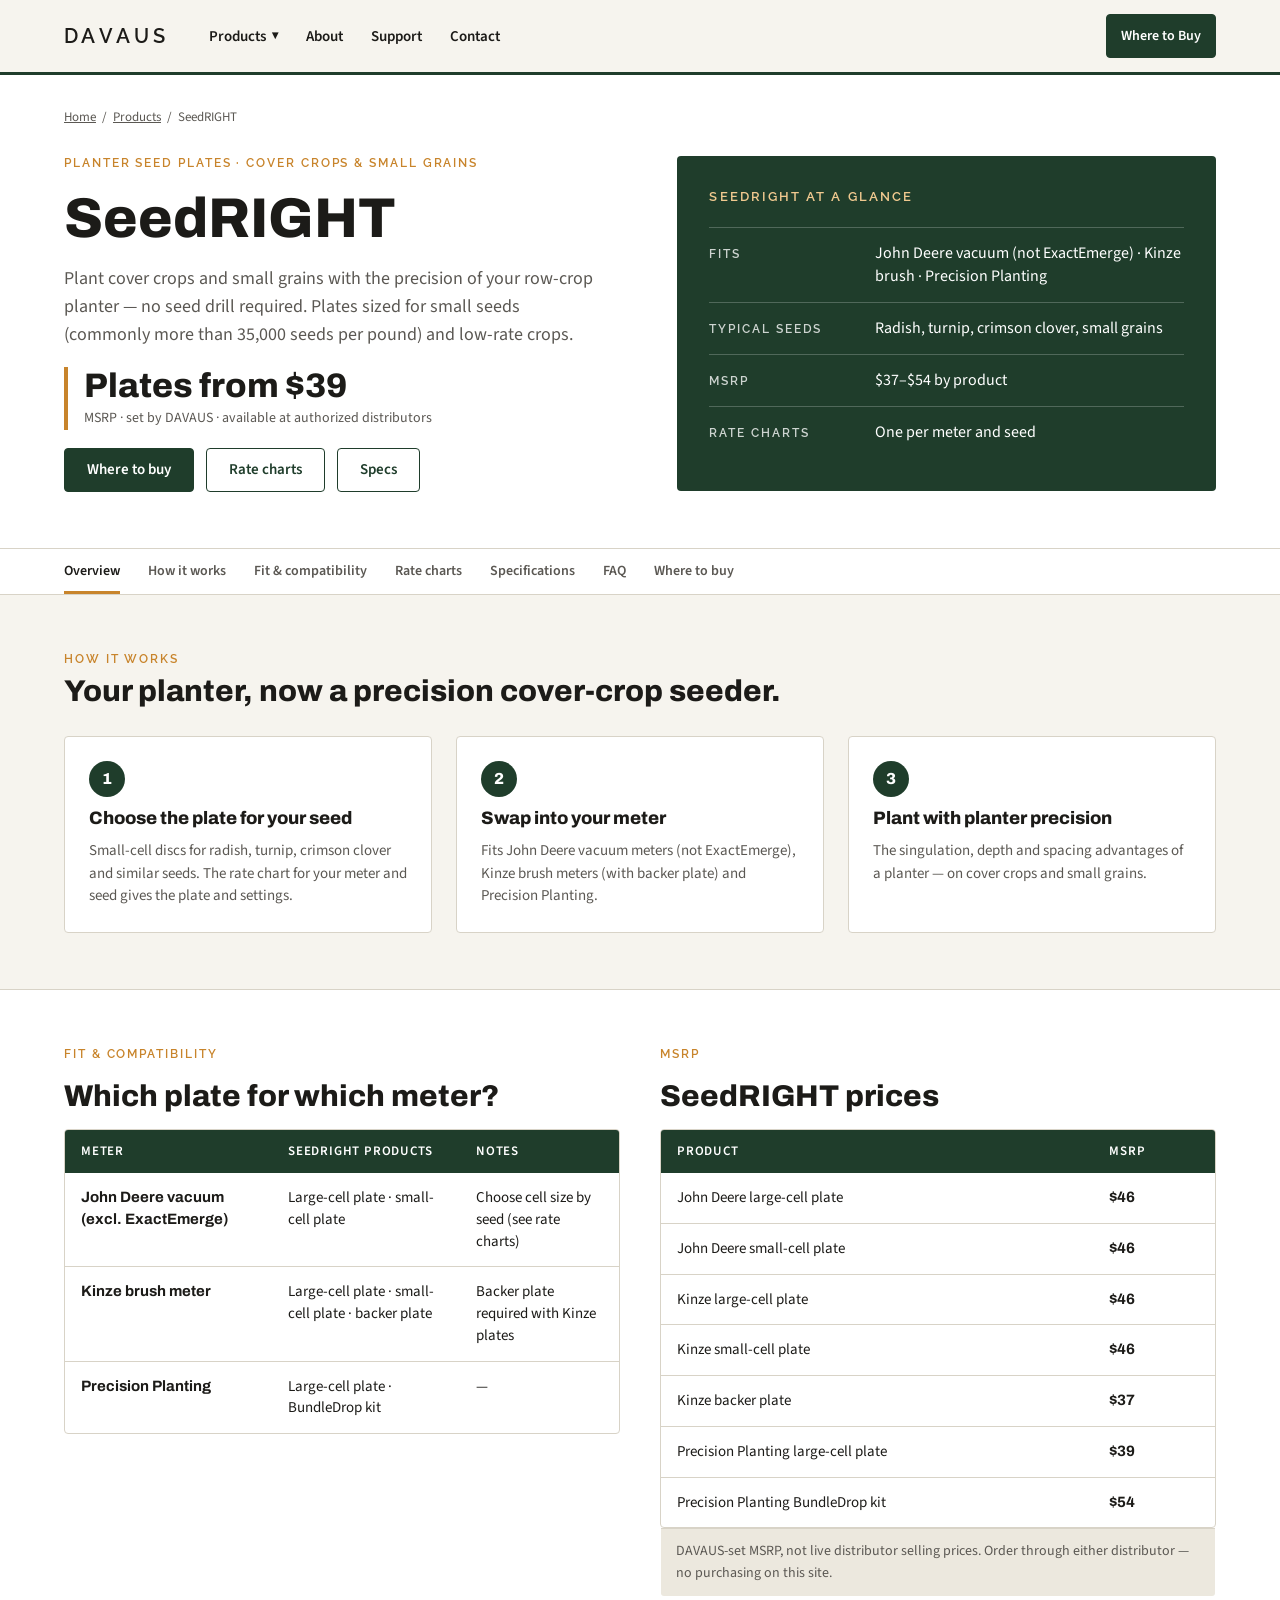
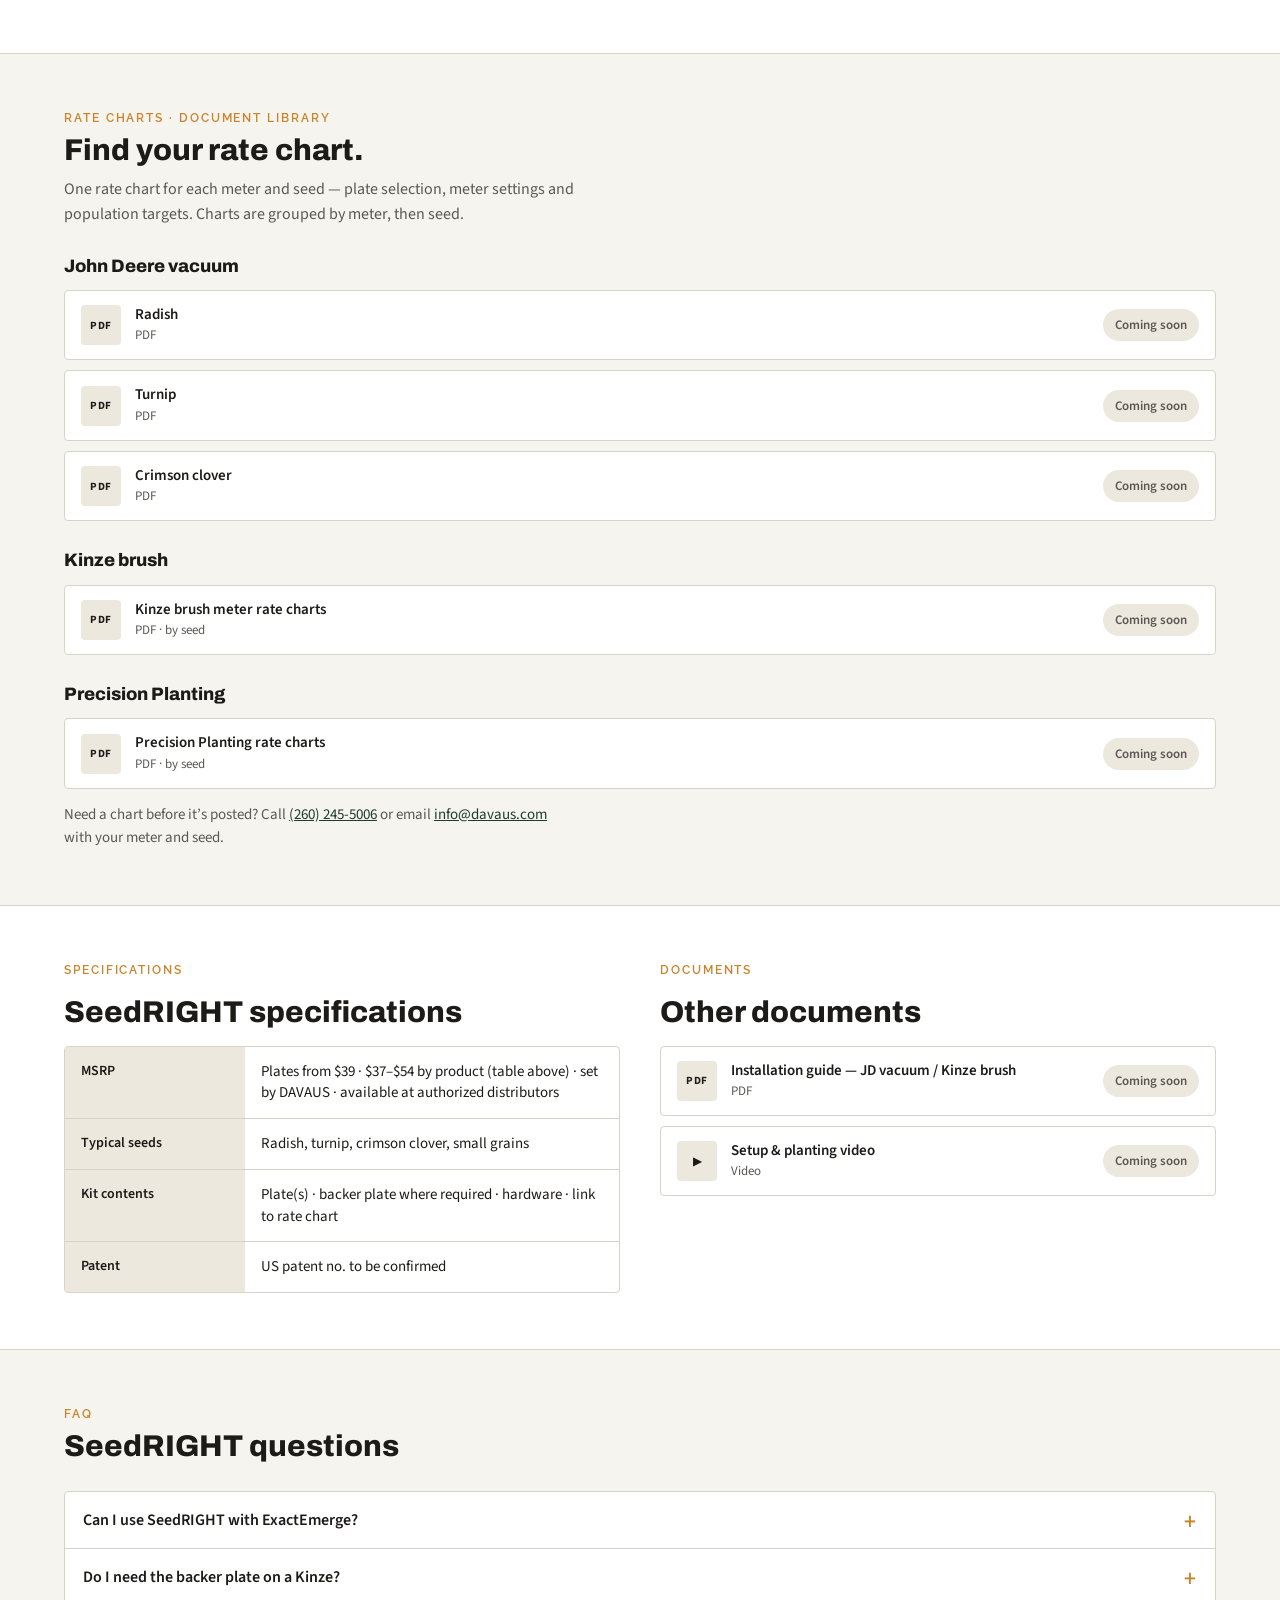
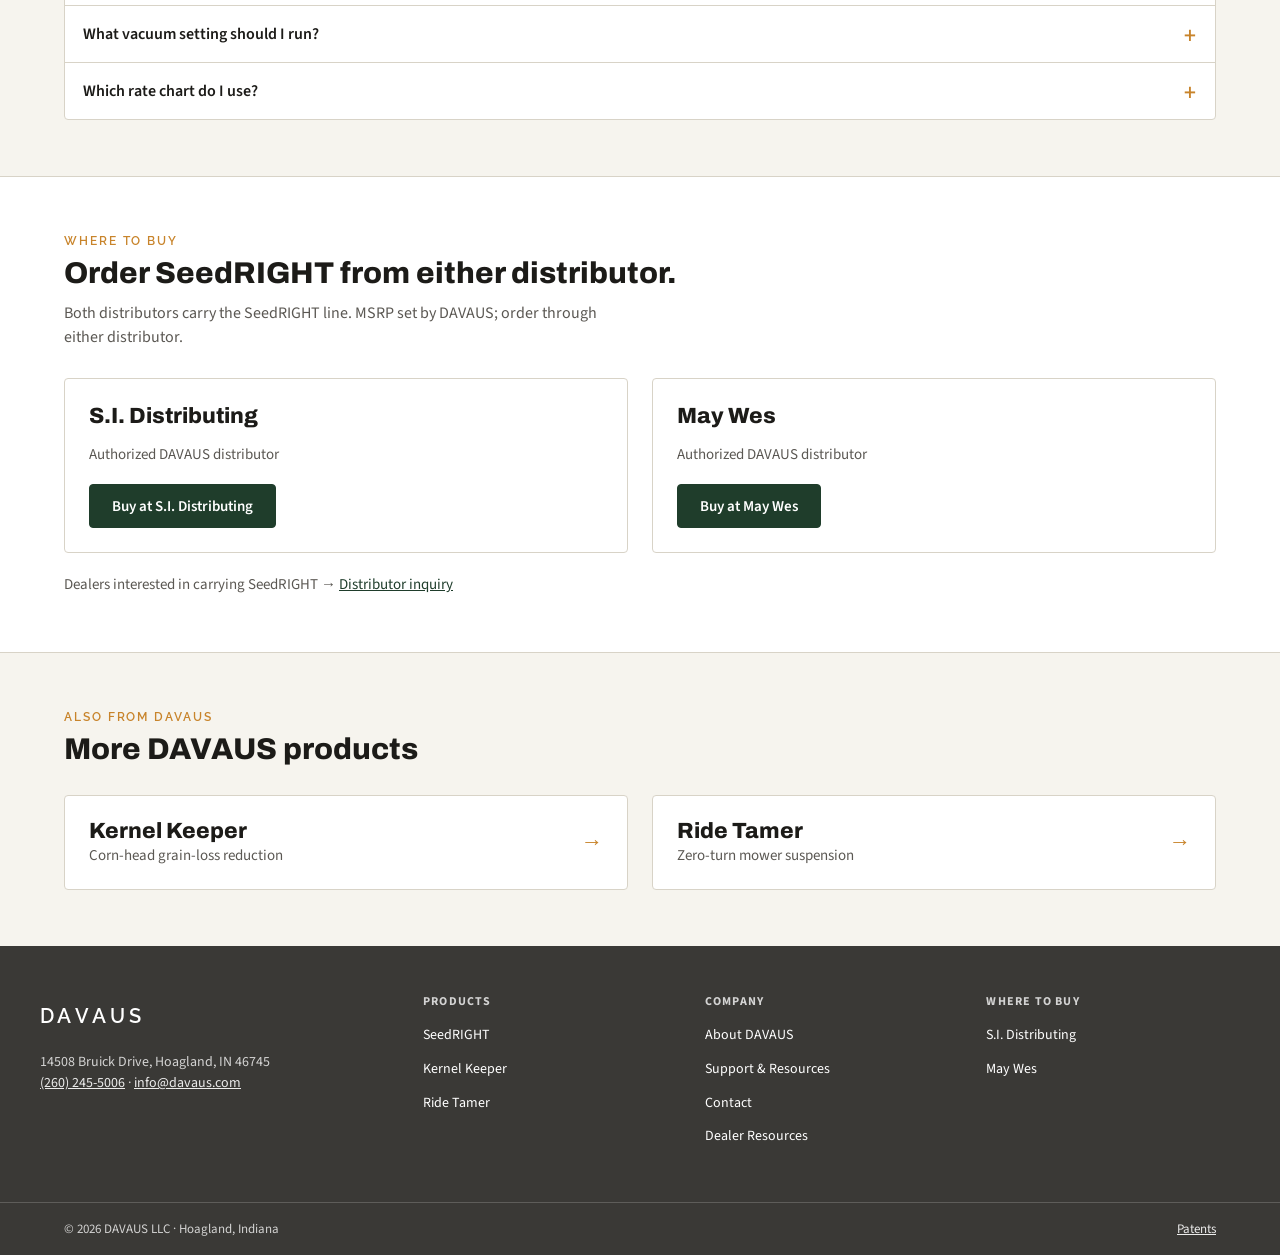
<file: seedright/index.html>
<!doctype html>
<html lang="en">
<head>
<meta charset="utf-8">
<meta name="viewport" content="width=device-width, initial-scale=1">
<meta name="robots" content="noindex, nofollow">
<title>SeedRIGHT planter seed plates — DAVAUS</title>
<meta name="description" content="SeedRIGHT seed plates let your row-crop planter plant cover crops and small grains. Plates from $39 MSRP, sold through S.I. Distributing and May Wes.">
<meta name="theme-color" content="#1F3D2B">
<meta property="og:type" content="website">
<meta property="og:site_name" content="DAVAUS">
<meta property="og:title" content="DAVAUS — Agricultural equipment innovation">
<meta property="og:description" content="SeedRIGHT, Kernel Keeper and Ride Tamer: retrofit products engineered and built in Hoagland, Indiana.">
<meta property="og:url" content="https://squidbay.github.io/davaus-preview/">
<meta property="og:image" content="https://squidbay.github.io/davaus-preview/og.jpg?v=1">
<meta property="og:image:width" content="1200">
<meta property="og:image:height" content="630">
<meta property="og:image:alt" content="DAVAUS — Retrofit products for the equipment you already run. SeedRIGHT, Kernel Keeper, Ride Tamer.">
<meta name="twitter:card" content="summary_large_image">
<meta name="twitter:title" content="DAVAUS — Agricultural equipment innovation">
<meta name="twitter:description" content="SeedRIGHT, Kernel Keeper and Ride Tamer: retrofit products engineered and built in Hoagland, Indiana.">
<meta name="twitter:image" content="https://squidbay.github.io/davaus-preview/og.jpg?v=1">
<link rel="icon" href="../favicon.ico?v=1" sizes="16x16 32x32 48x48">
<link rel="icon" href="../favicon.svg?v=1" type="image/svg+xml">
<link rel="icon" href="../favicon-32.png?v=1" type="image/png" sizes="32x32">
<link rel="icon" href="../favicon-16.png?v=1" type="image/png" sizes="16x16">
<link rel="apple-touch-icon" href="../apple-touch-icon.png?v=1">
<link rel="preload" href="../assets/fonts/archivo-latin-800-normal.woff2" as="font" type="font/woff2" crossorigin>
<link rel="preload" href="../assets/fonts/source-sans-3-latin-400-normal.woff2" as="font" type="font/woff2" crossorigin>
<link rel="preload" href="../assets/fonts/raleway-latin-600-normal.woff2" as="font" type="font/woff2" crossorigin>
<link rel="stylesheet" href="../assets/css/site.css">
<script src="../assets/js/site.js" defer></script>
</head>
<body class="has-sticky">
<a class="skip" href="#main">Skip to content</a>
<header class="site-header">
  <div class="wrap">
    <div class="nav-left">
      <a class="wordmark" href="../" aria-label="DAVAUS home">DAVAUS</a>
      <nav aria-label="Primary">
        <ul class="nav-links">
          <li class="dropdown">
            <button type="button" aria-expanded="false" aria-controls="products-menu">Products <span class="caret" aria-hidden="true">▾</span></button>
            <div class="dropdown-panel" id="products-menu">
              <ul>
                <li><a href="../seedright/" aria-current="page"><strong>SeedRIGHT</strong><span>Planter seed plates</span></a></li>
                <li><a href="../kernel-keeper/"><strong>Kernel Keeper</strong><span>Corn-head grain-loss reduction</span></a></li>
                <li><a href="../ride-tamer/"><strong>Ride Tamer</strong><span>Zero-turn mower suspension</span></a></li>
              </ul>
              <p class="dd-foot">Where to buy → S.I. Distributing · May Wes. <a href="#where-to-buy">See where to buy</a></p>
            </div>
          </li>
          <li><a href="../about-davaus/">About</a></li>
          <li><a href="../support/">Support</a></li>
          <li><a href="../contact/">Contact</a></li>
        </ul>
      </nav>
    </div>
    <div class="nav-right">
      <a class="btn primary nav-cta" href="#where-to-buy">Where to Buy</a>
      <button type="button" class="menu-btn" aria-expanded="false" aria-controls="drawer" aria-label="Open menu"><span></span><span></span><span></span></button>
    </div>
  </div>
</header>
<div class="drawer" id="drawer" role="dialog" aria-modal="true" aria-label="Menu" hidden>
  <div class="drawer-head">
    <a class="wordmark" href="../">DAVAUS</a>
    <button type="button" class="drawer-close" aria-label="Close menu">✕</button>
  </div>
  <nav class="drawer-body" aria-label="Mobile">
    <p class="eyebrow green">Products</p>
    <a class="prod" href="../seedright/" aria-current="page">SeedRIGHT <span class="arrow" aria-hidden="true">→</span></a>
    <a class="prod" href="../kernel-keeper/">Kernel Keeper <span class="arrow" aria-hidden="true">→</span></a>
    <a class="prod" href="../ride-tamer/">Ride Tamer <span class="arrow" aria-hidden="true">→</span></a>
    <p class="eyebrow green">Company</p>
    <a href="../about-davaus/">About DAVAUS</a>
    <a href="../support/">Support &amp; Resources</a>
    <a href="../contact/">Contact</a>
    <a href="../dealer-resources/">Dealer Resources</a>
    <div class="drawer-foot">
      <a class="btn primary" href="#where-to-buy">Where to buy</a>
      <span><a href="tel:+12602455006">(260) 245-5006</a> · <a href="mailto:info@davaus.com">info@davaus.com</a></span>
    </div>
  </nav>
</div>
<main id="main">
<section class="p-hero" id="overview" aria-labelledby="p-title">
  <div class="wrap">
    <nav class="crumbs" aria-label="Breadcrumb"><ol><li><a href="../">Home</a></li><li><a href="../#products">Products</a></li><li aria-current="page">SeedRIGHT</li></ol></nav>
    <div class="p-hero-grid">
      <div class="p-hero-copy">
        <p class="eyebrow">Planter seed plates · cover crops &amp; small grains</p>
        <h1 class="h-display" id="p-title">SeedRIGHT</h1>
        <p class="lead">Plant cover crops and small grains with the precision of your row-crop planter — no seed drill required. Plates sized for small seeds (commonly more than 35,000 seeds per pound) and low-rate crops.</p>
        <div class="msrp">
          <p class="msrp-price"><strong>Plates from $39</strong></p>
          <p class="msrp-label">MSRP · set by DAVAUS · available at authorized distributors</p>
        </div>
        <div class="btn-row">
          <a class="btn primary" href="#where-to-buy">Where to buy</a>
          <a class="btn" href="#rate-charts">Rate charts</a>
          <a class="btn" href="#specs">Specs</a>
        </div>
      </div>
      <div class="facts">
        <p class="eyebrow">SeedRIGHT at a glance</p>
        <dl>
          <div><dt>Fits</dt><dd>John Deere vacuum (not ExactEmerge) · Kinze brush · Precision Planting</dd></div>
          <div><dt>Typical seeds</dt><dd>Radish, turnip, crimson clover, small grains</dd></div>
          <div><dt>MSRP</dt><dd>$37–$54 by product</dd></div>
          <div><dt>Rate charts</dt><dd>One per meter and seed</dd></div>
        </dl>
      </div>
    </div>
  </div>
</section>
<nav class="subnav" aria-label="On this page">
  <div class="wrap">
    <ul>
      <li><a href="#overview">Overview</a></li>
      <li><a href="#how-it-works">How it works</a></li>
      <li><a href="#fit">Fit &amp; compatibility</a></li>
      <li><a href="#rate-charts">Rate charts</a></li>
      <li><a href="#specs">Specifications</a></li>
      <li><a href="#faq">FAQ</a></li>
      <li><a href="#where-to-buy">Where to buy</a></li>
    </ul>
    <a class="btn primary sm" href="#where-to-buy" tabindex="-1">Where to buy</a>
  </div>
</nav>

<section class="band page" id="how-it-works" aria-labelledby="hiw-h">
  <div class="wrap">
    <div class="section-head"><p class="eyebrow">How it works</p><h2 class="h-sub" id="hiw-h">Your planter, now a precision cover-crop seeder.</h2></div>
    <ol class="steps">
  <li class="step"><span class="step-n" aria-hidden="true">1</span><h3 class="h-small"><span class="sr-only">Step 1: </span>Choose the plate for your seed</h3><p>Small-cell discs for radish, turnip, crimson clover and similar seeds. The rate chart for your meter and seed gives the plate and settings.</p></li>
  <li class="step"><span class="step-n" aria-hidden="true">2</span><h3 class="h-small"><span class="sr-only">Step 2: </span>Swap into your meter</h3><p>Fits John Deere vacuum meters (not ExactEmerge), Kinze brush meters (with backer plate) and Precision Planting.</p></li>
  <li class="step"><span class="step-n" aria-hidden="true">3</span><h3 class="h-small"><span class="sr-only">Step 3: </span>Plant with planter precision</h3><p>The singulation, depth and spacing advantages of a planter — on cover crops and small grains.</p></li>
</ol>
  </div>
</section>

<section class="band card rule" id="fit" aria-labelledby="fit-h">
  <div class="wrap two-col">
    <div class="stack">
      <p class="eyebrow">Fit &amp; compatibility</p>
      <h2 class="h-sub" id="fit-h">Which plate for which meter?</h2>
      <table class="table stacked">
        <thead><tr><th scope="col">Meter</th><th scope="col">SeedRIGHT products</th><th scope="col">Notes</th></tr></thead>
        <tbody>
          <tr><th scope="row">John Deere vacuum (excl. ExactEmerge)</th><td data-label="Products">Large-cell plate · small-cell plate</td><td data-label="Notes">Choose cell size by seed (see rate charts)</td></tr>
          <tr><th scope="row">Kinze brush meter</th><td data-label="Products">Large-cell plate · small-cell plate · backer plate</td><td data-label="Notes">Backer plate required with Kinze plates</td></tr>
          <tr><th scope="row">Precision Planting</th><td data-label="Products">Large-cell plate · BundleDrop kit</td><td data-label="Notes">—</td></tr>
        </tbody>
      </table>
    </div>
    <div class="stack">
      <p class="eyebrow">MSRP</p>
      <h2 class="h-sub">SeedRIGHT prices</h2>
      <table class="table">
        <caption>DAVAUS-set MSRP, not live distributor selling prices. Order through either distributor — no purchasing on this site.</caption>
        <thead><tr><th scope="col">Product</th><th scope="col">MSRP</th></tr></thead>
        <tbody>
          <tr><td>John Deere large-cell plate</td><td class="num">$46</td></tr>
          <tr><td>John Deere small-cell plate</td><td class="num">$46</td></tr>
          <tr><td>Kinze large-cell plate</td><td class="num">$46</td></tr>
          <tr><td>Kinze small-cell plate</td><td class="num">$46</td></tr>
          <tr><td>Kinze backer plate</td><td class="num">$37</td></tr>
          <tr><td>Precision Planting large-cell plate</td><td class="num">$39</td></tr>
          <tr><td>Precision Planting BundleDrop kit</td><td class="num">$54</td></tr>
        </tbody>
      </table>
    </div>
  </div>
</section>

<section class="band page rule" id="rate-charts" aria-labelledby="rc-h">
  <div class="wrap">
    <div class="section-head"><p class="eyebrow">Rate charts · document library</p><h2 class="h-sub" id="rc-h">Find your rate chart.</h2><p class="intro">One rate chart for each meter and seed — plate selection, meter settings and population targets. Charts are grouped by meter, then seed.</p></div>
    <div class="doc-group">
      <h3>John Deere vacuum</h3>
      <ul class="docs" role="list">
  <li class="doc"><span class="doc-kind" aria-hidden="true">PDF</span><div class="doc-text"><p class="doc-title">Radish</p><p class="doc-meta">PDF</p></div><span class="doc-status">Coming soon</span></li>
  <li class="doc"><span class="doc-kind" aria-hidden="true">PDF</span><div class="doc-text"><p class="doc-title">Turnip</p><p class="doc-meta">PDF</p></div><span class="doc-status">Coming soon</span></li>
  <li class="doc"><span class="doc-kind" aria-hidden="true">PDF</span><div class="doc-text"><p class="doc-title">Crimson clover</p><p class="doc-meta">PDF</p></div><span class="doc-status">Coming soon</span></li>
</ul>
    </div>
    <div class="doc-group">
      <h3>Kinze brush</h3>
      <ul class="docs" role="list">
  <li class="doc"><span class="doc-kind" aria-hidden="true">PDF</span><div class="doc-text"><p class="doc-title">Kinze brush meter rate charts</p><p class="doc-meta">PDF · by seed</p></div><span class="doc-status">Coming soon</span></li>
</ul>
    </div>
    <div class="doc-group">
      <h3>Precision Planting</h3>
      <ul class="docs" role="list">
  <li class="doc"><span class="doc-kind" aria-hidden="true">PDF</span><div class="doc-text"><p class="doc-title">Precision Planting rate charts</p><p class="doc-meta">PDF · by seed</p></div><span class="doc-status">Coming soon</span></li>
</ul>
    </div>
    <p class="doc-note">Need a chart before it’s posted? Call <a href="tel:+12602455006">(260) 245-5006</a> or email <a href="mailto:info@davaus.com">info@davaus.com</a> with your meter and seed.</p>
  </div>
</section>

<section class="band card rule" id="specs" aria-labelledby="specs-h">
  <div class="wrap two-col">
    <div class="stack">
      <p class="eyebrow">Specifications</p>
      <h2 class="h-sub" id="specs-h">SeedRIGHT specifications</h2>
      <table class="table spec">
  <caption class="sr-only">SeedRIGHT specifications</caption>
  <tbody>
    <tr><th scope="row">MSRP</th><td>Plates from $39 · $37–$54 by product (table above) · set by DAVAUS · available at authorized distributors</td></tr>
    <tr><th scope="row">Typical seeds</th><td>Radish, turnip, crimson clover, small grains</td></tr>
    <tr><th scope="row">Kit contents</th><td>Plate(s) · backer plate where required · hardware · link to rate chart</td></tr>
    <tr><th scope="row">Patent</th><td>US patent no. to be confirmed</td></tr>
  </tbody>
</table>
    </div>
    <div class="stack">
      <p class="eyebrow">Documents</p>
      <h2 class="h-sub">Other documents</h2>
      <ul class="docs" role="list">
  <li class="doc"><span class="doc-kind" aria-hidden="true">PDF</span><div class="doc-text"><p class="doc-title">Installation guide — JD vacuum / Kinze brush</p><p class="doc-meta">PDF</p></div><span class="doc-status">Coming soon</span></li>
  <li class="doc"><span class="doc-kind" aria-hidden="true">▶</span><div class="doc-text"><p class="doc-title">Setup &amp; planting video</p><p class="doc-meta">Video</p></div><span class="doc-status">Coming soon</span></li>
</ul>
    </div>
  </div>
</section>

<section class="band page rule" id="faq" aria-labelledby="faq-h">
  <div class="wrap">
    <div class="section-head"><p class="eyebrow">FAQ</p><h2 class="h-sub" id="faq-h">SeedRIGHT questions</h2></div>
    <div class="faq">
  <div class="faq-item" id="faq-exactemerge">
    <h3 class="faq-q"><button type="button" aria-expanded="false" aria-controls="sr-exactemerge-a">Can I use SeedRIGHT with ExactEmerge?</button></h3>
    <div class="faq-a" id="sr-exactemerge-a" hidden><p>No. SeedRIGHT plates fit John Deere vacuum meters, but not ExactEmerge.</p></div>
  </div>
  <div class="faq-item" id="faq-backer-plate">
    <h3 class="faq-q"><button type="button" aria-expanded="false" aria-controls="sr-backer-plate-a">Do I need the backer plate on a Kinze?</button></h3>
    <div class="faq-a" id="sr-backer-plate-a" hidden><p>Yes. A backer plate is required with Kinze plates.</p></div>
  </div>
  <div class="faq-item" id="faq-vacuum">
    <h3 class="faq-q"><button type="button" aria-expanded="false" aria-controls="sr-vacuum-a">What vacuum setting should I run?</button></h3>
    <div class="faq-a" id="sr-vacuum-a" hidden><p>Meter settings are listed on the rate chart for your meter and seed.</p></div>
  </div>
  <div class="faq-item" id="faq-rate-chart">
    <h3 class="faq-q"><button type="button" aria-expanded="false" aria-controls="sr-rate-chart-a">Which rate chart do I use?</button></h3>
    <div class="faq-a" id="sr-rate-chart-a" hidden><p>Choose your meter first, then your seed. Each chart covers one meter and one seed.</p></div>
  </div>
</div>
  </div>
</section>

<section class="band card rule" id="where-to-buy" aria-labelledby="where-to-buy-h">
  <div class="wrap">
    <div class="section-head"><p class="eyebrow">Where to buy</p><h2 class="h-sub" id="where-to-buy-h">Order SeedRIGHT from either distributor.</h2><p class="intro">Both distributors carry the SeedRIGHT line. MSRP set by DAVAUS; order through either distributor.</p></div>
    <div class="distributors">
    <div class="distributor">
      <h3 class="name">S.I. Distributing</h3>
      <p class="desc">Authorized DAVAUS distributor</p>
      <button type="button" class="btn primary buy" data-reveal="wtb-status" aria-controls="wtb-status">Buy at S.I. Distributing</button>
    </div>
    <div class="distributor">
      <h3 class="name">May Wes</h3>
      <p class="desc">Authorized DAVAUS distributor</p>
      <button type="button" class="btn primary buy" data-reveal="wtb-status" aria-controls="wtb-status">Buy at May Wes</button>
    </div>
  </div>
  <div class="dist-status" id="wtb-status" role="status" hidden><strong>Distributor ordering links aren’t connected yet.</strong> Nothing has been ordered. For help today, call DAVAUS at <a href="tel:+12602455006">(260) 245-5006</a> or email <a href="mailto:info@davaus.com">info@davaus.com</a>.</div>
    <p class="after-cards">Dealers interested in carrying SeedRIGHT → <a href="../contact/#distributor">Distributor inquiry</a></p>
  </div>
</section>

<section class="band page rule" aria-labelledby="related-h">
  <div class="wrap">
    <div class="section-head"><p class="eyebrow">Also from DAVAUS</p><h2 class="h-sub" id="related-h">More DAVAUS products</h2></div>
    <div class="related">
      <a href="../kernel-keeper/"><span><strong>Kernel Keeper</strong><span>Corn-head grain-loss reduction</span></span><span class="arrow" aria-hidden="true">→</span></a>
      <a href="../ride-tamer/"><span><strong>Ride Tamer</strong><span>Zero-turn mower suspension</span></span><span class="arrow" aria-hidden="true">→</span></a>
    </div>
  </div>
</section>
</main>
<footer class="site-footer">
  <div class="wrap top">
    <div>
      <a class="wordmark" href="../">DAVAUS</a>
      <address>14508 Bruick Drive, Hoagland, IN 46745<br><a href="tel:+12602455006">(260) 245-5006</a> · <a href="mailto:info@davaus.com">info@davaus.com</a></address>
    </div>
    <div>
      <h2>Products</h2>
      <ul>
        <li><a href="../seedright/">SeedRIGHT</a></li>
        <li><a href="../kernel-keeper/">Kernel Keeper</a></li>
        <li><a href="../ride-tamer/">Ride Tamer</a></li>
      </ul>
    </div>
    <div>
      <h2>Company</h2>
      <ul>
        <li><a href="../about-davaus/">About DAVAUS</a></li>
        <li><a href="../support/">Support &amp; Resources</a></li>
        <li><a href="../contact/">Contact</a></li>
        <li><a href="../dealer-resources/">Dealer Resources</a></li>
      </ul>
    </div>
    <div>
      <h2>Where to buy</h2>
      <ul>
        <li><a href="../#where-to-buy">S.I. Distributing</a></li>
        <li><a href="../#where-to-buy">May Wes</a></li>
      </ul>
    </div>
  </div>
  <div class="bottom">
    <div class="wrap">
      <span>© 2026 DAVAUS LLC · Hoagland, Indiana</span>
      <a href="../about-davaus/#patents">Patents</a>
    </div>
  </div>
</footer>
<div class="sticky-cta" aria-hidden="true">
  <a class="btn primary" href="#where-to-buy" tabindex="-1">Where to buy</a>
  <a class="btn" href="#specs" tabindex="-1">Specs</a>
</div>
</body>
</html>
</file>
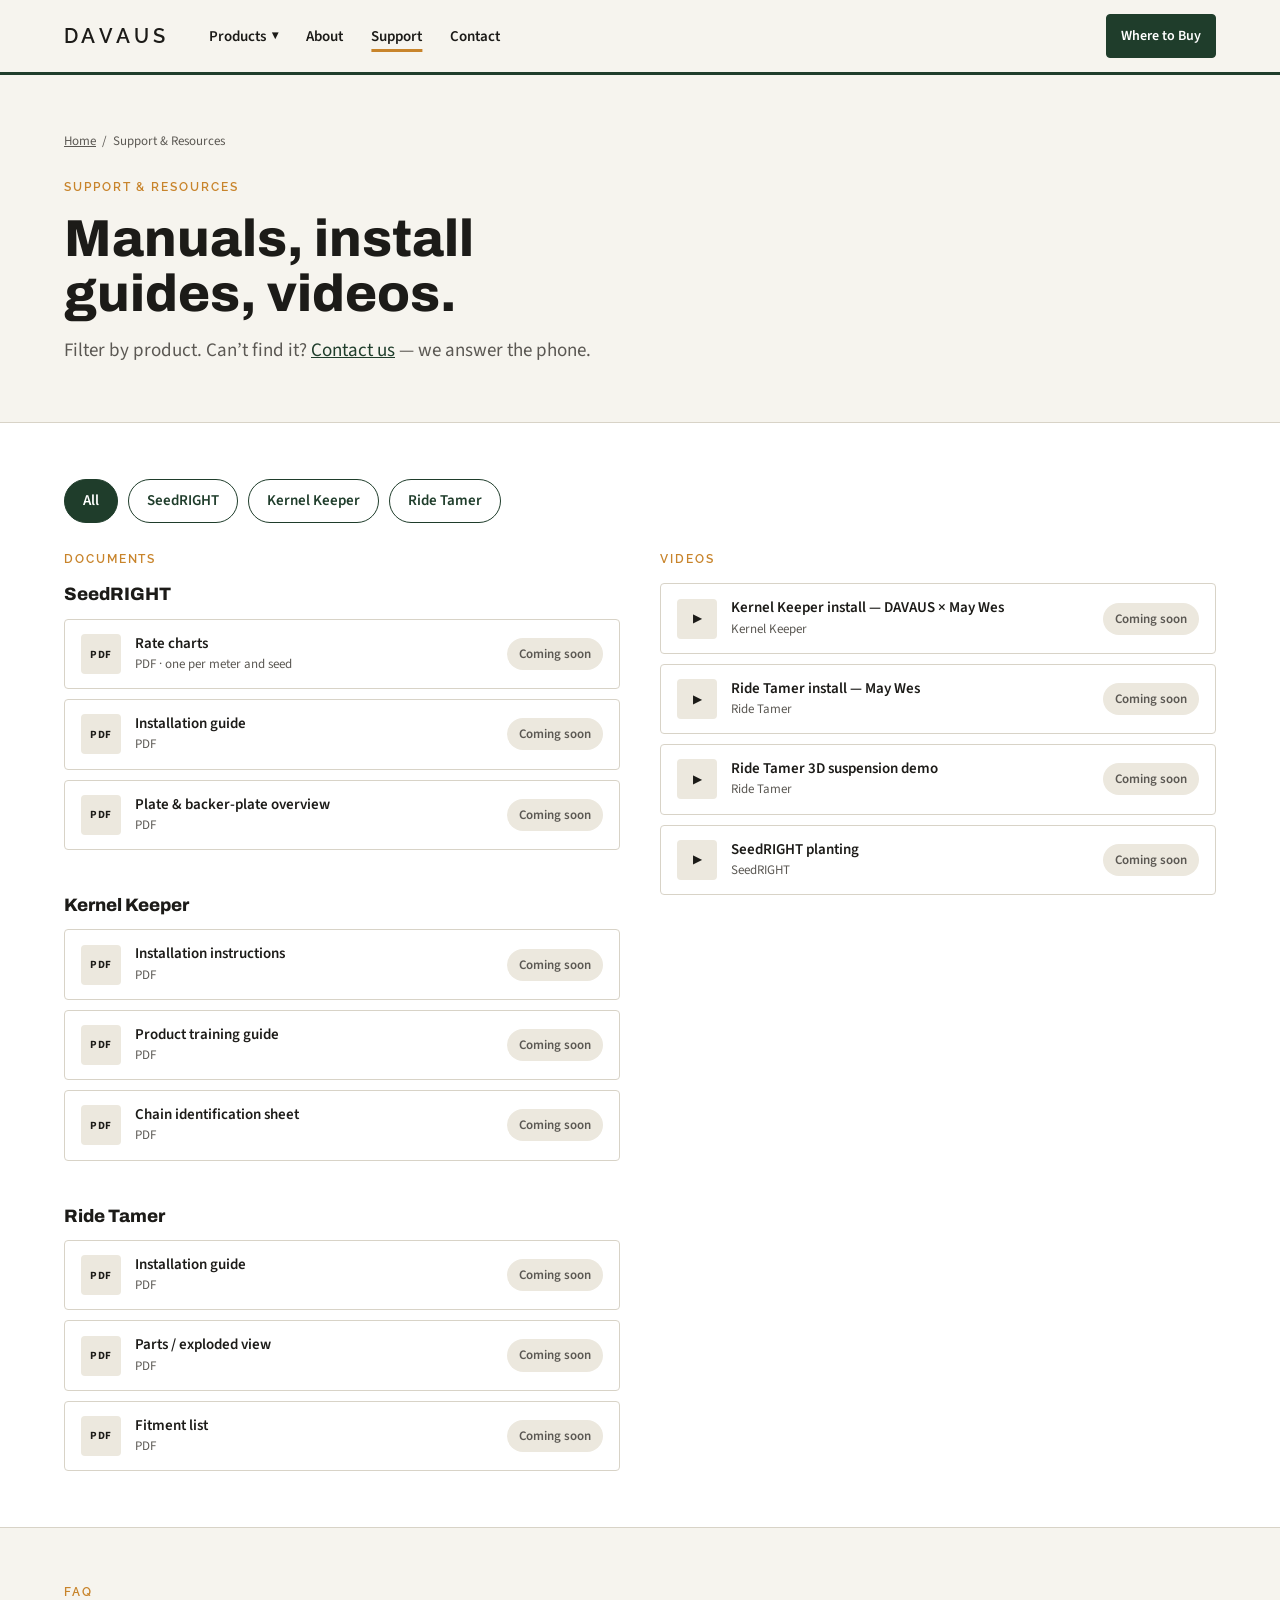
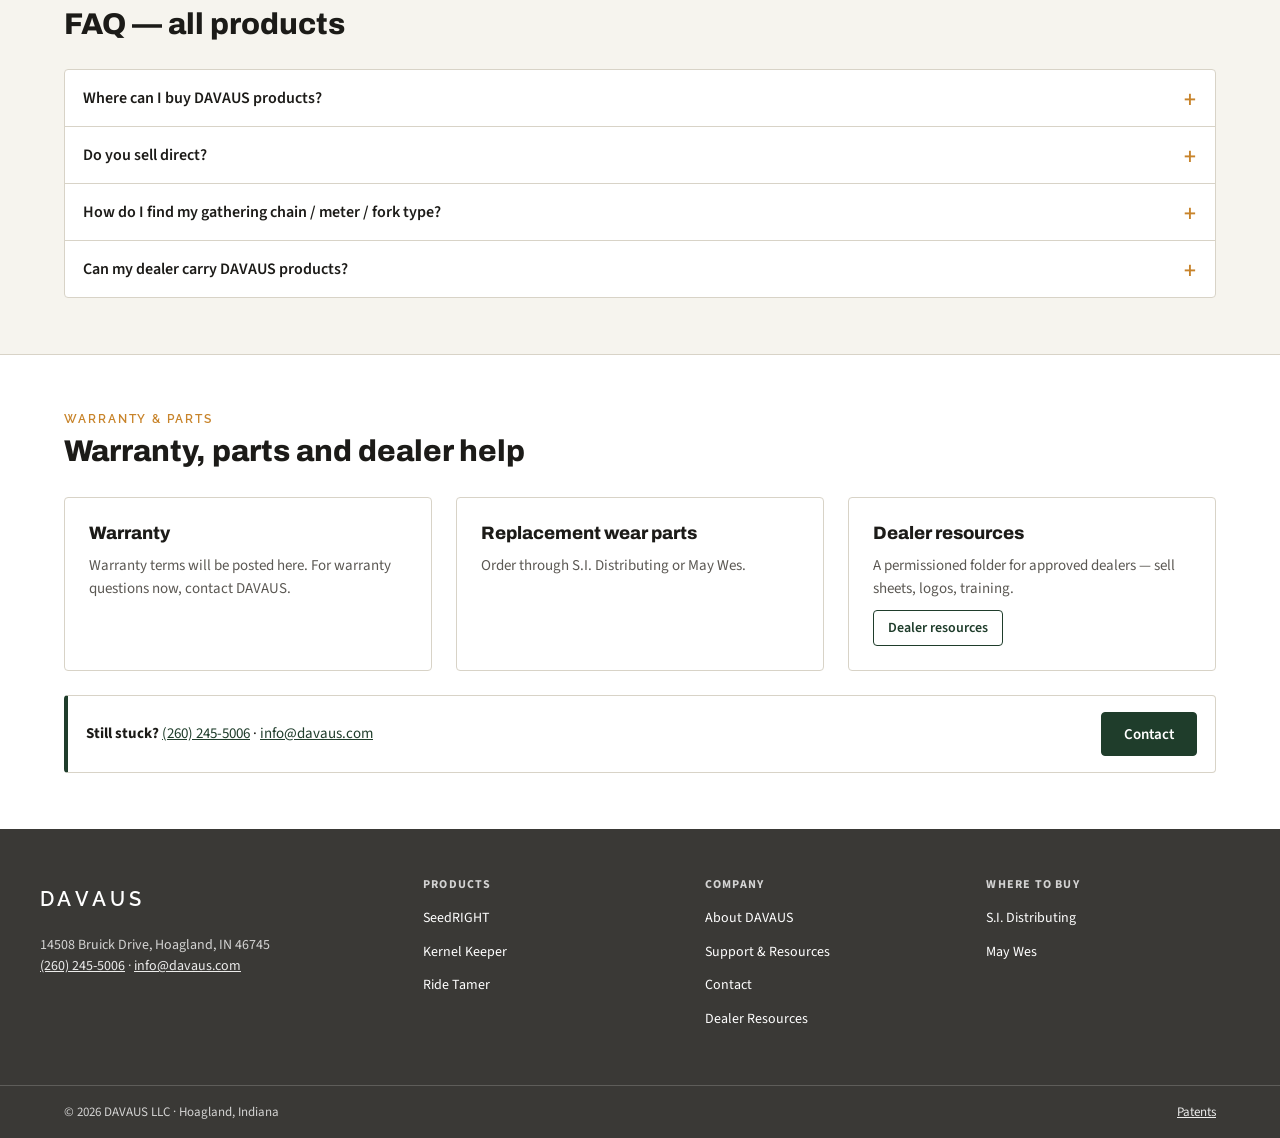
<file: support/index.html>
<!doctype html>
<html lang="en">
<head>
<meta charset="utf-8">
<meta name="viewport" content="width=device-width, initial-scale=1">
<meta name="robots" content="noindex, nofollow">
<title>Support &amp; Resources — DAVAUS</title>
<meta name="description" content="Manuals, install guides, videos and answers for SeedRIGHT, Kernel Keeper and Ride Tamer.">
<meta name="theme-color" content="#1F3D2B">
<meta property="og:type" content="website">
<meta property="og:site_name" content="DAVAUS">
<meta property="og:title" content="DAVAUS — Agricultural equipment innovation">
<meta property="og:description" content="SeedRIGHT, Kernel Keeper and Ride Tamer: retrofit products engineered and built in Hoagland, Indiana.">
<meta property="og:url" content="https://squidbay.github.io/davaus-preview/">
<meta property="og:image" content="https://squidbay.github.io/davaus-preview/og.jpg?v=1">
<meta property="og:image:width" content="1200">
<meta property="og:image:height" content="630">
<meta property="og:image:alt" content="DAVAUS — Retrofit products for the equipment you already run. SeedRIGHT, Kernel Keeper, Ride Tamer.">
<meta name="twitter:card" content="summary_large_image">
<meta name="twitter:title" content="DAVAUS — Agricultural equipment innovation">
<meta name="twitter:description" content="SeedRIGHT, Kernel Keeper and Ride Tamer: retrofit products engineered and built in Hoagland, Indiana.">
<meta name="twitter:image" content="https://squidbay.github.io/davaus-preview/og.jpg?v=1">
<link rel="icon" href="../favicon.ico?v=1" sizes="16x16 32x32 48x48">
<link rel="icon" href="../favicon.svg?v=1" type="image/svg+xml">
<link rel="icon" href="../favicon-32.png?v=1" type="image/png" sizes="32x32">
<link rel="icon" href="../favicon-16.png?v=1" type="image/png" sizes="16x16">
<link rel="apple-touch-icon" href="../apple-touch-icon.png?v=1">
<link rel="preload" href="../assets/fonts/archivo-latin-800-normal.woff2" as="font" type="font/woff2" crossorigin>
<link rel="preload" href="../assets/fonts/source-sans-3-latin-400-normal.woff2" as="font" type="font/woff2" crossorigin>
<link rel="preload" href="../assets/fonts/raleway-latin-600-normal.woff2" as="font" type="font/woff2" crossorigin>
<link rel="stylesheet" href="../assets/css/site.css">
<script src="../assets/js/site.js" defer></script>
</head>
<body>
<a class="skip" href="#main">Skip to content</a>
<header class="site-header">
  <div class="wrap">
    <div class="nav-left">
      <a class="wordmark" href="../" aria-label="DAVAUS home">DAVAUS</a>
      <nav aria-label="Primary">
        <ul class="nav-links">
          <li class="dropdown">
            <button type="button" aria-expanded="false" aria-controls="products-menu">Products <span class="caret" aria-hidden="true">▾</span></button>
            <div class="dropdown-panel" id="products-menu">
              <ul>
                <li><a href="../seedright/"><strong>SeedRIGHT</strong><span>Planter seed plates</span></a></li>
                <li><a href="../kernel-keeper/"><strong>Kernel Keeper</strong><span>Corn-head grain-loss reduction</span></a></li>
                <li><a href="../ride-tamer/"><strong>Ride Tamer</strong><span>Zero-turn mower suspension</span></a></li>
              </ul>
              <p class="dd-foot">Where to buy → S.I. Distributing · May Wes. <a href="../#where-to-buy">See where to buy</a></p>
            </div>
          </li>
          <li><a href="../about-davaus/">About</a></li>
          <li><a href="../support/" aria-current="page">Support</a></li>
          <li><a href="../contact/">Contact</a></li>
        </ul>
      </nav>
    </div>
    <div class="nav-right">
      <a class="btn primary nav-cta" href="../#where-to-buy">Where to Buy</a>
      <button type="button" class="menu-btn" aria-expanded="false" aria-controls="drawer" aria-label="Open menu"><span></span><span></span><span></span></button>
    </div>
  </div>
</header>
<div class="drawer" id="drawer" role="dialog" aria-modal="true" aria-label="Menu" hidden>
  <div class="drawer-head">
    <a class="wordmark" href="../">DAVAUS</a>
    <button type="button" class="drawer-close" aria-label="Close menu">✕</button>
  </div>
  <nav class="drawer-body" aria-label="Mobile">
    <p class="eyebrow green">Products</p>
    <a class="prod" href="../seedright/">SeedRIGHT <span class="arrow" aria-hidden="true">→</span></a>
    <a class="prod" href="../kernel-keeper/">Kernel Keeper <span class="arrow" aria-hidden="true">→</span></a>
    <a class="prod" href="../ride-tamer/">Ride Tamer <span class="arrow" aria-hidden="true">→</span></a>
    <p class="eyebrow green">Company</p>
    <a href="../about-davaus/">About DAVAUS</a>
    <a href="../support/" aria-current="page">Support &amp; Resources</a>
    <a href="../contact/">Contact</a>
    <a href="../dealer-resources/">Dealer Resources</a>
    <div class="drawer-foot">
      <a class="btn primary" href="../#where-to-buy">Where to buy</a>
      <span><a href="tel:+12602455006">(260) 245-5006</a> · <a href="mailto:info@davaus.com">info@davaus.com</a></span>
    </div>
  </nav>
</div>
<main id="main">
<section class="band page" aria-labelledby="sup-h">
  <div class="wrap">
    <nav class="crumbs" aria-label="Breadcrumb"><ol><li><a href="../">Home</a></li><li aria-current="page">Support &amp; Resources</li></ol></nav>
    <div class="stack" style="max-width:780px">
      <p class="eyebrow">Support &amp; resources</p>
      <h1 class="h-hero" id="sup-h">Manuals, install guides, videos.</h1>
      <p class="lead">Filter by product. Can’t find it? <a href="../contact/">Contact us</a> — we answer the phone.</p>
    </div>
  </div>
</section>

<section class="band card rule" id="documents" aria-labelledby="docs-h">
  <div class="wrap">
    <h2 class="sr-only" id="docs-h">Documents and videos</h2>
    <div class="chips" role="group" aria-label="Filter by product">
      <button type="button" class="chip" data-filter="all" aria-pressed="true">All</button>
      <button type="button" class="chip" data-filter="seedright" aria-pressed="false">SeedRIGHT</button>
      <button type="button" class="chip" data-filter="kernel-keeper" aria-pressed="false">Kernel Keeper</button>
      <button type="button" class="chip" data-filter="ride-tamer" aria-pressed="false">Ride Tamer</button>
    </div>
    <p class="sr-only" id="filter-status" role="status"></p>
    <div class="two-col">
      <div class="stack">
        <p class="eyebrow">Documents</p>
        <div class="doc-group" data-product="seedright"><h3>SeedRIGHT</h3><ul class="docs" role="list">
  <li class="doc"><span class="doc-kind" aria-hidden="true">PDF</span><div class="doc-text"><p class="doc-title">Rate charts</p><p class="doc-meta">PDF · one per meter and seed</p></div><span class="doc-status">Coming soon</span></li>
  <li class="doc"><span class="doc-kind" aria-hidden="true">PDF</span><div class="doc-text"><p class="doc-title">Installation guide</p><p class="doc-meta">PDF</p></div><span class="doc-status">Coming soon</span></li>
  <li class="doc"><span class="doc-kind" aria-hidden="true">PDF</span><div class="doc-text"><p class="doc-title">Plate &amp; backer-plate overview</p><p class="doc-meta">PDF</p></div><span class="doc-status">Coming soon</span></li>
</ul></div>
        <div class="doc-group" data-product="kernel-keeper"><h3>Kernel Keeper</h3><ul class="docs" role="list">
  <li class="doc"><span class="doc-kind" aria-hidden="true">PDF</span><div class="doc-text"><p class="doc-title">Installation instructions</p><p class="doc-meta">PDF</p></div><span class="doc-status">Coming soon</span></li>
  <li class="doc"><span class="doc-kind" aria-hidden="true">PDF</span><div class="doc-text"><p class="doc-title">Product training guide</p><p class="doc-meta">PDF</p></div><span class="doc-status">Coming soon</span></li>
  <li class="doc"><span class="doc-kind" aria-hidden="true">PDF</span><div class="doc-text"><p class="doc-title">Chain identification sheet</p><p class="doc-meta">PDF</p></div><span class="doc-status">Coming soon</span></li>
</ul></div>
        <div class="doc-group" data-product="ride-tamer"><h3>Ride Tamer</h3><ul class="docs" role="list">
  <li class="doc"><span class="doc-kind" aria-hidden="true">PDF</span><div class="doc-text"><p class="doc-title">Installation guide</p><p class="doc-meta">PDF</p></div><span class="doc-status">Coming soon</span></li>
  <li class="doc"><span class="doc-kind" aria-hidden="true">PDF</span><div class="doc-text"><p class="doc-title">Parts / exploded view</p><p class="doc-meta">PDF</p></div><span class="doc-status">Coming soon</span></li>
  <li class="doc"><span class="doc-kind" aria-hidden="true">PDF</span><div class="doc-text"><p class="doc-title">Fitment list</p><p class="doc-meta">PDF</p></div><span class="doc-status">Coming soon</span></li>
</ul></div>
      </div>
      <div class="stack">
        <p class="eyebrow">Videos</p>
        <ul class="docs" role="list">
          <li class="doc" data-product="kernel-keeper"><span class="doc-kind" aria-hidden="true">▶</span><div class="doc-text"><p class="doc-title">Kernel Keeper install — DAVAUS × May Wes</p><p class="doc-meta">Kernel Keeper</p></div><span class="doc-status">Coming soon</span></li>
          <li class="doc" data-product="ride-tamer"><span class="doc-kind" aria-hidden="true">▶</span><div class="doc-text"><p class="doc-title">Ride Tamer install — May Wes</p><p class="doc-meta">Ride Tamer</p></div><span class="doc-status">Coming soon</span></li>
          <li class="doc" data-product="ride-tamer"><span class="doc-kind" aria-hidden="true">▶</span><div class="doc-text"><p class="doc-title">Ride Tamer 3D suspension demo</p><p class="doc-meta">Ride Tamer</p></div><span class="doc-status">Coming soon</span></li>
          <li class="doc" data-product="seedright"><span class="doc-kind" aria-hidden="true">▶</span><div class="doc-text"><p class="doc-title">SeedRIGHT planting</p><p class="doc-meta">SeedRIGHT</p></div><span class="doc-status">Coming soon</span></li>
        </ul>
      </div>
    </div>
  </div>
</section>

<section class="band page rule" id="faq" aria-labelledby="faq-h">
  <div class="wrap">
    <div class="section-head"><p class="eyebrow">FAQ</p><h2 class="h-sub" id="faq-h">FAQ — all products</h2></div>
    <div class="faq">
  <div class="faq-item" id="faq-where-to-buy">
    <h3 class="faq-q"><button type="button" aria-expanded="false" aria-controls="sup-where-to-buy-a">Where can I buy DAVAUS products?</button></h3>
    <div class="faq-a" id="sup-where-to-buy-a" hidden><p>Through either of our two authorized distributors, S.I. Distributing and May Wes. Both carry the full line.</p></div>
  </div>
  <div class="faq-item" id="faq-direct">
    <h3 class="faq-q"><button type="button" aria-expanded="false" aria-controls="sup-direct-a">Do you sell direct?</button></h3>
    <div class="faq-a" id="sup-direct-a" hidden><p>No. DAVAUS sets the MSRP, and orders go through S.I. Distributing or May Wes.</p></div>
  </div>
  <div class="faq-item" id="faq-identify">
    <h3 class="faq-q"><button type="button" aria-expanded="false" aria-controls="sup-identify-a">How do I find my gathering chain / meter / fork type?</button></h3>
    <div class="faq-a" id="sup-identify-a" hidden><p>Each product page lists what it fits. If you’re still not sure, call <a href="tel:+12602455006">(260) 245-5006</a> or email <a href="mailto:info@davaus.com">info@davaus.com</a> with your equipment make and model.</p></div>
  </div>
  <div class="faq-item" id="faq-dealer">
    <h3 class="faq-q"><button type="button" aria-expanded="false" aria-controls="sup-dealer-a">Can my dealer carry DAVAUS products?</button></h3>
    <div class="faq-a" id="sup-dealer-a" hidden><p>Yes. Dealers carry the line through either distributor. Start with a <a href="../contact/#distributor">distributor inquiry</a>.</p></div>
  </div>
</div>
  </div>
</section>

<section class="band card rule" id="warranty" aria-labelledby="war-h">
  <div class="wrap">
    <div class="section-head"><p class="eyebrow">Warranty &amp; parts</p><h2 class="h-sub" id="war-h">Warranty, parts and dealer help</h2></div>
    <div class="info-grid">
      <div class="info"><h3 class="h-small">Warranty</h3><p>Warranty terms will be posted here. For warranty questions now, contact DAVAUS.</p></div>
      <div class="info"><h3 class="h-small">Replacement wear parts</h3><p>Order through S.I. Distributing or May Wes.</p></div>
      <div class="info"><h3 class="h-small">Dealer resources</h3><p>A permissioned folder for approved dealers — sell sheets, logos, training.</p><a class="btn sm" href="../dealer-resources/">Dealer resources</a></div>
    </div>
    <div class="note-box" style="margin-top:24px;display:flex;flex-wrap:wrap;gap:12px 24px;align-items:center;justify-content:space-between">
      <p><strong>Still stuck?</strong> <a href="tel:+12602455006">(260) 245-5006</a> · <a href="mailto:info@davaus.com">info@davaus.com</a></p>
      <a class="btn primary" href="../contact/">Contact</a>
    </div>
  </div>
</section>
</main>
<footer class="site-footer">
  <div class="wrap top">
    <div>
      <a class="wordmark" href="../">DAVAUS</a>
      <address>14508 Bruick Drive, Hoagland, IN 46745<br><a href="tel:+12602455006">(260) 245-5006</a> · <a href="mailto:info@davaus.com">info@davaus.com</a></address>
    </div>
    <div>
      <h2>Products</h2>
      <ul>
        <li><a href="../seedright/">SeedRIGHT</a></li>
        <li><a href="../kernel-keeper/">Kernel Keeper</a></li>
        <li><a href="../ride-tamer/">Ride Tamer</a></li>
      </ul>
    </div>
    <div>
      <h2>Company</h2>
      <ul>
        <li><a href="../about-davaus/">About DAVAUS</a></li>
        <li><a href="../support/">Support &amp; Resources</a></li>
        <li><a href="../contact/">Contact</a></li>
        <li><a href="../dealer-resources/">Dealer Resources</a></li>
      </ul>
    </div>
    <div>
      <h2>Where to buy</h2>
      <ul>
        <li><a href="../#where-to-buy">S.I. Distributing</a></li>
        <li><a href="../#where-to-buy">May Wes</a></li>
      </ul>
    </div>
  </div>
  <div class="bottom">
    <div class="wrap">
      <span>© 2026 DAVAUS LLC · Hoagland, Indiana</span>
      <a href="../about-davaus/#patents">Patents</a>
    </div>
  </div>
</footer>
</body>
</html>
</file>
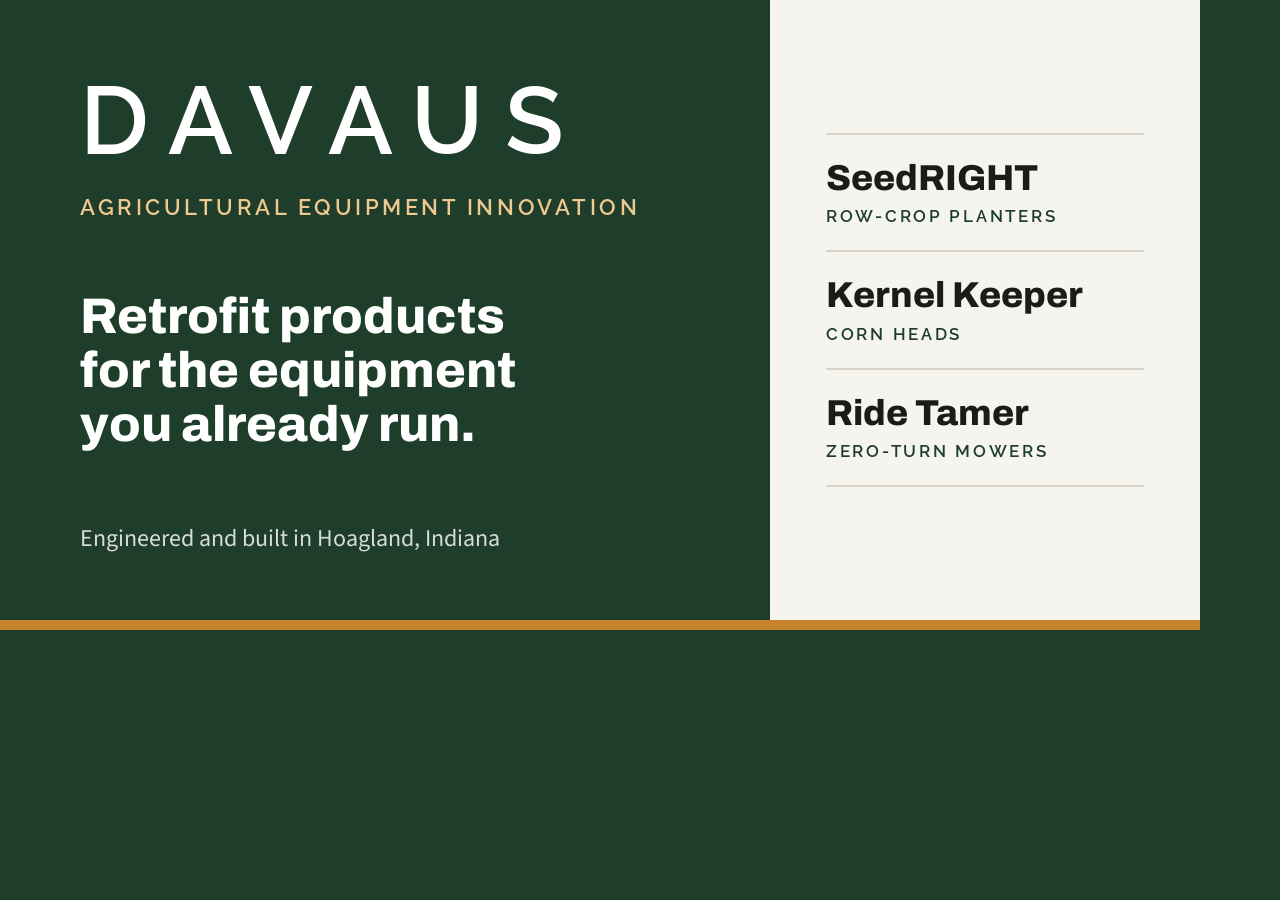
<file: tools/og/card.html>
<!doctype html>
<!-- Source for og.jpg (1200×630). Render: node tools/og/render.mjs -->
<html><head><meta charset="utf-8"><style>
@font-face{font-family:'Raleway';font-weight:600;src:url('../../assets/fonts/raleway-latin-600-normal.woff2')}
@font-face{font-family:'Archivo';font-weight:800;src:url('../../assets/fonts/archivo-latin-800-normal.woff2')}
@font-face{font-family:'Source Sans 3';font-weight:400;src:url('../../assets/fonts/source-sans-3-latin-400-normal.woff2')}
*{box-sizing:border-box;margin:0}
html,body{width:1200px;height:630px;overflow:hidden}
body{background:#1F3D2B;color:#fff;font-family:'Source Sans 3',sans-serif;display:grid;grid-template-columns:1fr 430px}
.left{padding:72px 0 64px 80px;display:flex;flex-direction:column;justify-content:space-between;border-bottom:10px solid #C8842B}
.mark{font-family:'Raleway';font-weight:600;font-size:96px;letter-spacing:.22em;line-height:1}
.eyebrow{font-family:'Raleway';font-weight:600;font-size:22px;letter-spacing:.16em;text-transform:uppercase;color:#F0C98F;margin-top:26px}
h1{font-family:'Archivo';font-weight:800;font-size:50px;line-height:1.08;max-width:640px;text-wrap:balance}
.foot{font-size:24px;color:rgba(255,255,255,.82)}
.right{background:#F6F4EE;color:#1C1B18;padding:64px 56px;display:flex;flex-direction:column;justify-content:center;gap:0;border-bottom:10px solid #C8842B}
.p{padding:24px 0;border-top:2px solid #D8D3C7}
.p:last-child{border-bottom:2px solid #D8D3C7}
.p strong{display:block;font-family:'Archivo';font-weight:800;font-size:36px;line-height:1.1}
.p span{display:block;font-family:'Raleway';font-weight:600;font-size:17px;letter-spacing:.16em;text-transform:uppercase;color:#1F3D2B;margin-top:8px}
</style></head><body>
<div class="left">
  <div><p class="mark">DAVAUS</p><p class="eyebrow">Agricultural equipment innovation</p></div>
  <h1>Retrofit products for the equipment you already run.</h1>
  <p class="foot">Engineered and built in Hoagland, Indiana</p>
</div>
<div class="right">
  <div class="p"><strong>SeedRIGHT</strong><span>Row-crop planters</span></div>
  <div class="p"><strong>Kernel Keeper</strong><span>Corn heads</span></div>
  <div class="p"><strong>Ride Tamer</strong><span>Zero-turn mowers</span></div>
</div>
</body></html>
</file>
<file: assets/css/site.css>
/* DAVAUS client-review preview
   Structure: P1 DAVAUS Website Wireframe v1.2
   Styling:   P2 Field & Foundry Final v2 (Canva DAHX_S0NL0g)
   Fonts are self-hosted under the SIL Open Font License (see assets/fonts/OFL-*.txt). */

@font-face{font-family:'Raleway';font-style:normal;font-weight:600;font-display:swap;src:url('../fonts/raleway-latin-600-normal.woff2') format('woff2')}
@font-face{font-family:'Archivo';font-style:normal;font-weight:500;font-display:swap;src:url('../fonts/archivo-latin-500-normal.woff2') format('woff2')}
@font-face{font-family:'Archivo';font-style:normal;font-weight:700;font-display:swap;src:url('../fonts/archivo-latin-700-normal.woff2') format('woff2')}
@font-face{font-family:'Archivo';font-style:normal;font-weight:800;font-display:swap;src:url('../fonts/archivo-latin-800-normal.woff2') format('woff2')}
@font-face{font-family:'Source Sans 3';font-style:normal;font-weight:400;font-display:swap;src:url('../fonts/source-sans-3-latin-400-normal.woff2') format('woff2')}
@font-face{font-family:'Source Sans 3';font-style:normal;font-weight:600;font-display:swap;src:url('../fonts/source-sans-3-latin-600-normal.woff2') format('woff2')}
@font-face{font-family:'Source Sans 3';font-style:normal;font-weight:700;font-display:swap;src:url('../fonts/source-sans-3-latin-700-normal.woff2') format('woff2')}

:root{
  /* P2 handoff tokens */
  --color-primary:#1F3D2B;   /* field green */
  --color-secondary:#3A3936; /* workshop charcoal */
  --color-accent:#C8842B;    /* harvest */
  --color-cta:#1F3D2B; --color-cta-hover:#173021;
  --bg-page:#F6F4EE; --bg-alt:#ECE8DE; --bg-card:#FFFFFF;
  --text:#1C1B18; --text-muted:#5B5853;
  --border:#D8D3C7; --focus:#2F6A46;
  --success:#2E7D4F; --warning:#B7791F; --error:#A83A2A;
  --font-display:'Raleway',sans-serif;
  --font-heading:'Archivo',sans-serif;
  --font-body:'Source Sans 3',sans-serif;
  --radius:4px;
  --col:1200px;
  --gutter:24px;
}

*,*::before,*::after{box-sizing:border-box}
html{-webkit-text-size-adjust:100%;scroll-padding-top:64px}
@media (prefers-reduced-motion:no-preference){html{scroll-behavior:smooth}}
body{margin:0;background:var(--bg-page);color:var(--text);font:400 17px/1.55 var(--font-body);overflow-wrap:break-word}
img{max-width:100%;display:block}
a{color:var(--color-primary)}
a:hover{color:var(--color-accent)}
h1,h2,h3,h4{font-family:var(--font-heading);font-weight:800;color:var(--text);margin:0}
p{margin:0}
button,input,select,textarea{font:inherit;color:inherit}
:focus-visible{outline:3px solid var(--focus);outline-offset:3px;box-shadow:0 0 0 3px var(--bg-page)}
.sr-only{position:absolute;width:1px;height:1px;padding:0;margin:-1px;overflow:hidden;clip:rect(0,0,0,0);white-space:nowrap;border:0}
.skip{position:absolute;left:12px;top:-60px;z-index:100;background:var(--color-cta);color:#fff;padding:12px 16px;border-radius:var(--radius);font-weight:600;text-decoration:none}
.skip:focus{top:12px;color:#fff}

.wrap{max-width:var(--col);margin:0 auto;padding:0 var(--gutter)}
.band{padding:56px 0}
.band.page{background:var(--bg-page)}
.band.card{background:var(--bg-card)}
.band.alt{background:var(--bg-alt)}
.band.rule{border-top:1px solid var(--border)}

/* Display face: wordmark + small-caps labels only */
.wordmark{display:inline-flex;align-items:center;min-height:44px;font-family:var(--font-display);font-weight:600;font-size:20px;letter-spacing:.22em;text-transform:uppercase;color:var(--text);text-decoration:none;line-height:1}
.wordmark:hover{color:var(--text)}
.eyebrow{font-family:var(--font-display);font-weight:600;font-size:12px;line-height:1.4;letter-spacing:.16em;text-transform:uppercase;color:var(--color-accent)}
.eyebrow.green{color:var(--color-primary)}
.on-green .eyebrow{font-size:13px;color:#F0C98F}

.h-display{font-size:56px;line-height:1.02}
.h-hero{font-size:52px;line-height:1.05;text-wrap:balance}
.h-section{font-size:36px;line-height:1.15;text-wrap:balance}
.h-sub{font-size:30px;line-height:1.15;text-wrap:balance}
.h-card{font-size:24px;line-height:1.15}
.h-small{font-size:18px;line-height:1.3}
.lead{font-size:19px;line-height:1.5;color:var(--text-muted);max-width:60ch}
.muted{color:var(--text-muted)}
.small{font-size:14px}
.section-head{display:flex;flex-direction:column;gap:6px;margin-bottom:28px}
.section-head .intro{font-size:16px;color:var(--text-muted);margin-top:4px;max-width:70ch}

/* Buttons (C10) */
.btn{display:inline-flex;align-items:center;justify-content:center;gap:8px;min-height:44px;padding:13px 22px;font:600 15px/1 var(--font-body);border-radius:var(--radius);border:1.5px solid var(--color-cta);background:transparent;color:var(--color-cta);text-decoration:none;white-space:nowrap;cursor:pointer}
.btn:hover{background:var(--bg-alt);color:var(--color-cta)}
.btn.primary{background:var(--color-cta);color:#fff}
.btn.primary:hover{background:var(--color-cta-hover);border-color:var(--color-cta-hover);color:#fff}
.btn.sm{min-height:36px;padding:8px 14px;font-size:14px}
.btn[disabled]{opacity:.5;cursor:not-allowed}
.btn:focus-visible{outline:3px solid var(--focus);outline-offset:0;box-shadow:0 0 0 3px #F6F4EE inset}
.btn-row{display:flex;gap:12px;flex-wrap:wrap}

/* Header + nav (C01) */
.site-header{background:var(--bg-page);border-bottom:3px solid var(--color-primary);position:relative;z-index:30}
.site-header .wrap{height:72px;display:flex;align-items:center;justify-content:space-between;gap:16px}
.nav-left{display:flex;align-items:center;gap:40px}
.nav-links{display:flex;align-items:center;gap:28px;list-style:none;margin:0;padding:0}
.nav-links a,.nav-links button{font:600 15px/1 var(--font-body);color:var(--text);text-decoration:none;background:none;border:0;padding:0;min-height:44px;cursor:pointer;display:inline-flex;align-items:center;gap:6px}
.nav-links a:hover,.nav-links button:hover{color:var(--color-primary);text-decoration:underline;text-underline-offset:6px}
.nav-links a[aria-current="page"]{text-decoration:underline;text-decoration-color:var(--color-accent);text-decoration-thickness:3px;text-underline-offset:8px}
.nav-right{display:flex;align-items:center;gap:4px}
.nav-cta{min-height:44px;padding:8px 14px;font-size:14px}
.menu-btn{display:none;width:44px;height:44px;border:0;background:none;cursor:pointer;flex-direction:column;align-items:center;justify-content:center;gap:5px;border-radius:var(--radius)}
.menu-btn span{display:block;width:22px;height:2px;background:var(--text)}

.dropdown{position:relative}
.dropdown-panel{position:absolute;top:calc(100% + 14px);left:-20px;width:360px;background:var(--bg-card);border:1px solid var(--border);border-top:3px solid var(--color-primary);border-radius:0 0 var(--radius) var(--radius);box-shadow:0 12px 32px rgba(28,27,24,.12);padding:8px;display:none}
.dropdown.open .dropdown-panel{display:block}
.dropdown-panel ul{list-style:none;margin:0;padding:0}
.dropdown-panel a{display:flex;flex-direction:column;gap:2px;padding:12px 14px;border-radius:var(--radius);text-decoration:none;color:var(--text)}
.dropdown-panel a:hover{background:var(--bg-alt);color:var(--text)}
.dropdown-panel a strong{font:800 17px/1.2 var(--font-heading)}
.dropdown-panel a span{font-size:14px;color:var(--text-muted)}
.dropdown-panel .dd-foot{border-top:1px solid var(--border);margin-top:6px;padding:12px 14px 6px;font-size:14px;color:var(--text-muted)}
.dropdown-panel .dd-foot a{display:inline;padding:0;color:var(--color-primary);font-weight:600;text-decoration:underline}
.caret{font-size:12px;transition:transform .15s}
[aria-expanded="true"] .caret{transform:rotate(180deg)}

/* Mobile drawer (C12 / 4c) */
.drawer{position:fixed;inset:0;z-index:60;background:var(--bg-card);display:none;flex-direction:column;overflow-y:auto}
.drawer.open{display:flex}
.drawer-head{height:60px;flex:none;display:flex;align-items:center;justify-content:space-between;padding:0 8px 0 16px;border-bottom:1px solid var(--border)}
.drawer-close{width:48px;height:48px;border:0;background:none;font-size:22px;cursor:pointer;border-radius:var(--radius)}
.drawer-body{padding:20px 16px 32px;display:flex;flex-direction:column;gap:4px}
.drawer-body .eyebrow{margin:12px 0 6px}
.drawer-body>a{display:flex;align-items:center;justify-content:space-between;min-height:48px;padding:0 4px;font:600 18px/1.2 var(--font-body);color:var(--text);text-decoration:none;border-bottom:1px solid var(--border)}
.drawer-body>a.prod{font:800 20px/1.2 var(--font-heading)}
.drawer-body>a .arrow{color:var(--color-accent)}
.drawer-foot{margin-top:20px;display:flex;flex-direction:column;gap:12px;font-size:15px;color:var(--text-muted)}
.drawer-foot .btn{width:100%;min-height:48px}
.drawer-foot a:not(.btn){display:inline-flex;align-items:center;min-height:44px;color:var(--color-primary)}
body.drawer-open{overflow:hidden}

/* Breadcrumb (C14) */
.crumbs{font-size:13px;color:var(--text-muted);margin-bottom:28px}
.crumbs ol{list-style:none;margin:0;padding:0;display:flex;flex-wrap:wrap;gap:6px}
.crumbs li+li::before{content:"/";margin-right:6px}
.crumbs a{color:var(--text-muted)}
.crumbs a:hover{color:var(--color-primary)}

/* Home hero */
.hero{background:var(--bg-page)}
.hero-grid{display:grid;grid-template-columns:1fr 1fr;gap:48px;align-items:center;padding-top:56px;padding-bottom:56px}
.hero-copy{display:flex;flex-direction:column;gap:20px}
.hero-copy .lead{max-width:520px}
/* Typographic nameplate in place of photography until DAVAUS supplies images */
.nameplate{background:var(--color-primary);color:#fff;border-radius:var(--radius);padding:40px;min-height:380px;display:flex;flex-direction:column;justify-content:space-between;gap:28px}
.nameplate .np-mark{font-family:var(--font-display);font-weight:600;font-size:56px;letter-spacing:.22em;text-transform:uppercase;line-height:1;color:#fff;overflow:hidden}
.nameplate ul{list-style:none;margin:0;padding:0;display:flex;flex-direction:column}
.nameplate li a{display:flex;justify-content:space-between;align-items:baseline;gap:16px;padding:14px 0;border-top:1px solid rgba(255,255,255,.22);color:#fff;text-decoration:none}
.nameplate li a:hover{color:#F0C98F}
.nameplate li strong{font:800 22px/1.2 var(--font-heading)}
.nameplate li span{font-family:var(--font-display);font-weight:600;font-size:13px;letter-spacing:.16em;text-transform:uppercase;color:#F0C98F;text-align:right}
.nameplate .np-foot{font-family:var(--font-display);font-weight:600;font-size:13px;letter-spacing:.16em;text-transform:uppercase;color:rgba(255,255,255,.78)}

/* Product cards (C02) */
.cards{display:grid;grid-template-columns:repeat(3,minmax(0,1fr));gap:24px}
.pcard{background:var(--bg-card);border:1px solid var(--border);border-radius:var(--radius);overflow:hidden;display:flex;flex-direction:column}
.pcard-top{background:var(--color-primary);padding:18px 22px;display:flex;align-items:center}
.pcard-top .eyebrow{color:#F0C98F;font-size:13px}
.pcard-body{padding:20px 22px 22px;display:flex;flex-direction:column;gap:10px;flex:1}
.pcard-body p{font-size:15px;line-height:1.5;color:var(--text-muted);flex:1}
.price-line{font:700 17px/1.3 var(--font-heading);color:var(--text)}
.price-line small{font:400 14px var(--font-body);color:var(--text-muted)}
.pcard .btn-row{gap:10px;margin-top:6px}

/* Why DAVAUS + trust strip (C15) */
.why{display:grid;grid-template-columns:1fr 1fr;gap:48px;align-items:start}
.why p:not(.eyebrow){color:var(--text-muted);max-width:60ch}
.trust{list-style:none;margin:0;padding:0;display:grid;gap:0;border:1px solid var(--border);border-radius:var(--radius);background:var(--bg-card)}
.trust li{display:flex;gap:14px;align-items:center;padding:18px 20px;font-weight:600}
.trust li+li{border-top:1px solid var(--border)}
.trust li::before{content:"";flex:none;width:10px;height:10px;background:var(--color-accent);transform:rotate(45deg)}

/* Document rows (C06) */
.docs{display:flex;flex-direction:column;gap:10px;list-style:none;margin:0;padding:0}
.doc{display:flex;align-items:center;gap:14px;padding:14px 16px;border:1px solid var(--border);border-radius:var(--radius);background:var(--bg-card)}
.doc-kind{flex:none;width:40px;height:40px;display:flex;align-items:center;justify-content:center;background:var(--bg-alt);border-radius:var(--radius);font:700 11px/1 var(--font-body);letter-spacing:.04em;color:var(--text)}
.doc-text{flex:1;min-width:0}
.doc-title{font-weight:600;font-size:15px;line-height:1.35;color:var(--text)}
.doc-meta{font-size:13px;color:var(--text-muted)}
.doc-status{flex:none;font-size:13px;font-weight:600;color:var(--text-muted);background:var(--bg-alt);border-radius:999px;padding:6px 12px;white-space:nowrap}
.doc-group+.doc-group{margin-top:28px}
.doc-group h3{font-size:18px;line-height:1.3;margin-bottom:12px}
.doc-note{font-size:15px;color:var(--text-muted);margin-top:14px;max-width:70ch}

/* Where to buy band (C09) + distributor cards (C03 · P1 geometry, unchanged) */
.wtb-band{background:var(--color-primary);color:#fff}
.wtb-band .h-section{color:#fff}
.wtb-band .eyebrow{color:#F0C98F;font-size:13px}
.wtb-band p{color:rgba(255,255,255,.86)}
.wtb-band a{color:#fff}
.wtb-band .wtb-inner{display:grid;grid-template-columns:1.2fr 1fr;gap:40px;align-items:center}
.wtb-band .btn{background:#fff;color:var(--color-primary);border-color:#fff}
.wtb-band .btn:hover{background:var(--bg-alt);border-color:var(--bg-alt);color:var(--color-primary)}
.wtb-band .btn:focus-visible{outline-color:#F0C98F;box-shadow:none}
.wtb-band .dist-status{color:#fff;background:rgba(0,0,0,.18);border-color:rgba(255,255,255,.35)}

.distributors{display:grid;grid-template-columns:1fr 1fr;gap:24px}
.distributor{display:flex;flex-direction:column;align-items:flex-start;gap:14px;padding:24px;background:var(--bg-card);border:1px solid var(--border);border-radius:4px}
.distributor .name{font:800 22px/1.2 var(--font-heading);color:var(--text)}
.distributor .desc{font-size:15px;line-height:1.5;color:var(--text-muted)}
.distributor .buy{margin-top:4px;min-height:44px}
.dist-status{margin-top:16px;padding:14px 16px;border:1px solid var(--border);border-left:4px solid var(--color-accent);border-radius:var(--radius);background:var(--bg-card);font-size:15px;line-height:1.5}
.dist-status[hidden]{display:none}
.after-cards{margin-top:20px;font-size:15px;color:var(--text-muted)}

/* Product hero + MSRP (C16) */
.p-hero{background:var(--bg-card);border-bottom:1px solid var(--border)}
.p-hero .wrap{padding-top:32px;padding-bottom:56px}
.p-hero-grid{display:grid;grid-template-columns:1.05fr 1fr;gap:48px;align-items:center}
.p-hero-copy{display:flex;flex-direction:column;gap:18px}
.p-hero-copy .lead{font-size:18px;line-height:1.55}
.msrp{border-left:4px solid var(--color-accent);padding-left:16px;display:flex;flex-direction:column;gap:4px}
.msrp-price{display:flex;align-items:baseline;gap:12px;flex-wrap:wrap}
.msrp-price strong{font:800 34px/1.1 var(--font-heading);color:var(--text)}
.msrp-price span{font:500 18px/1.3 var(--font-heading);color:var(--text-muted)}
.msrp-label{font-size:14px;color:var(--text-muted)}
/* Key-facts panel stands in for product photography (none supplied yet) */
.facts{background:var(--color-primary);color:#fff;border-radius:var(--radius);padding:32px;display:flex;flex-direction:column;gap:20px}
.facts .eyebrow{color:#F0C98F;font-size:13px}
.facts dl{margin:0;display:flex;flex-direction:column}
.facts dl div{display:grid;grid-template-columns:150px 1fr;gap:16px;padding:14px 0;border-top:1px solid rgba(255,255,255,.22)}
.facts dt{font-family:var(--font-display);font-weight:600;font-size:12px;letter-spacing:.16em;text-transform:uppercase;color:rgba(255,255,255,.78);padding-top:3px}
.facts dd{margin:0;font-size:16px;line-height:1.45}

/* Sticky in-page sub-nav (5b) */
.subnav{position:sticky;top:0;z-index:20;background:var(--bg-card);border-bottom:1px solid var(--border)}
.subnav .wrap{display:flex;align-items:center;gap:16px}
.subnav ul{list-style:none;margin:0;padding:0;display:flex;gap:28px;overflow-x:auto;scrollbar-width:none;flex:1;min-width:0}
.subnav ul::-webkit-scrollbar{display:none}
.subnav a{display:block;font:600 14px/1 var(--font-body);padding:15px 0 13px;color:var(--text-muted);text-decoration:none;border-bottom:3px solid transparent;white-space:nowrap}
.subnav a:hover{color:var(--text)}
.subnav a.current{color:var(--text);border-bottom-color:var(--color-accent)}
.subnav .btn{flex:none;visibility:hidden}
.subnav.show-cta .btn{visibility:visible}

/* How it works (C07) */
.steps{display:grid;grid-template-columns:repeat(3,minmax(0,1fr));gap:24px;list-style:none;margin:0;padding:0}
.steps.four{grid-template-columns:repeat(4,minmax(0,1fr))}
.step{background:var(--bg-card);border:1px solid var(--border);border-radius:var(--radius);padding:24px;display:flex;flex-direction:column;gap:10px}
.step-n{width:36px;height:36px;border-radius:50%;background:var(--color-primary);color:#fff;display:flex;align-items:center;justify-content:center;font:800 16px/1 var(--font-heading)}
.step p{font-size:15px;line-height:1.5;color:var(--text-muted)}

/* Tables (C05 spec · compatibility) */
.table{border:1px solid var(--border);border-radius:var(--radius);overflow:hidden;background:var(--bg-card);width:100%;border-collapse:separate;border-spacing:0}
.table th,.table td{padding:14px 16px;text-align:left;vertical-align:top;font-size:15px;line-height:1.45}
.table thead th{background:var(--color-primary);color:#fff;font-size:13px;font-weight:600;text-transform:uppercase;letter-spacing:.06em;padding:12px 16px}
.table tbody tr+tr th,.table tbody tr+tr td{border-top:1px solid var(--border)}
.table tbody th{font:700 15px/1.45 var(--font-heading)}
.table.spec tbody th{background:var(--bg-alt);font:600 14px/1.45 var(--font-body);width:180px}
.table .num{white-space:nowrap;font-family:var(--font-heading);font-weight:700}
.table caption{caption-side:bottom;text-align:left;padding:12px 16px;font-size:14px;color:var(--text-muted);background:var(--bg-alt);border-top:1px solid var(--border)}
.two-col{display:grid;grid-template-columns:1fr 1fr;gap:40px;align-items:start}
.stack{display:flex;flex-direction:column;gap:16px}
.note-box{border:1px solid var(--border);border-left:4px solid var(--color-primary);background:var(--bg-card);border-radius:var(--radius);padding:16px 18px;font-size:15px;line-height:1.5}

/* ROI calculator (3c) */
.roi{display:grid;grid-template-columns:1fr 1fr;gap:32px;align-items:start}
.roi-form{background:var(--bg-card);border:1px solid var(--border);border-radius:var(--radius);padding:24px;display:flex;flex-direction:column;gap:16px}
.roi-out{background:var(--color-primary);color:#fff;border-radius:var(--radius);padding:24px;display:flex;flex-direction:column;gap:12px}
.roi-out .eyebrow{color:#F0C98F;font-size:13px}
.roi-out dl{margin:0;display:flex;flex-direction:column}
.roi-out dl div{display:flex;justify-content:space-between;gap:16px;padding:12px 0;border-top:1px solid rgba(255,255,255,.22)}
.roi-out dt{color:rgba(255,255,255,.82)}
.roi-out dd{margin:0;font:800 20px/1.2 var(--font-heading);text-align:right}
.roi-out p{font-size:14px;color:rgba(255,255,255,.82)}

/* FAQ (C08) */
.faq{border:1px solid var(--border);border-radius:var(--radius);background:var(--bg-card);overflow:hidden}
.faq-item+.faq-item{border-top:1px solid var(--border)}
.faq-q{margin:0;font:inherit}
.faq-q button{width:100%;display:flex;justify-content:space-between;align-items:center;gap:16px;padding:16px 18px;min-height:56px;background:none;border:0;text-align:left;font:600 16px/1.35 var(--font-body);color:var(--text);cursor:pointer}
.faq-q button:hover{background:var(--bg-page)}
.faq-q button::after{content:"+";flex:none;font:500 22px/1 var(--font-heading);color:var(--color-accent)}
.faq-q button[aria-expanded="true"]{background:var(--bg-alt)}
.faq-q button[aria-expanded="true"]::after{content:"\2212"}
.faq-a{padding:0 18px 18px;font-size:15px;line-height:1.55;color:var(--text-muted);background:var(--bg-alt)}
.faq-a[hidden]{display:none}

/* Related products */
.related{display:grid;grid-template-columns:1fr 1fr;gap:24px}
.related a{display:flex;justify-content:space-between;align-items:center;gap:16px;padding:22px 24px;background:var(--bg-card);border:1px solid var(--border);border-radius:var(--radius);text-decoration:none;color:var(--text)}
.related a:hover{border-color:var(--color-primary);color:var(--text)}
.related strong{display:block;font:800 22px/1.2 var(--font-heading)}
.related span{font-size:15px;color:var(--text-muted)}
.related .arrow{font-size:22px;color:var(--color-accent)}

/* Sticky mobile CTA bar (C12 · N6) */
.sticky-cta{display:none}

/* Filter chips (3f) */
.chips{display:flex;flex-wrap:wrap;gap:10px;margin-bottom:28px}
.chip{min-height:44px;padding:10px 18px;border:1.5px solid var(--color-primary);background:var(--bg-card);color:var(--color-primary);border-radius:999px;font:600 15px/1 var(--font-body);cursor:pointer}
.chip[aria-pressed="true"]{background:var(--color-primary);color:#fff}
.video-list{display:grid;grid-template-columns:1fr 1fr;gap:16px}

/* Cards used on support / about */
.info-grid{display:grid;grid-template-columns:repeat(3,minmax(0,1fr));gap:24px}
.info{background:var(--bg-card);border:1px solid var(--border);border-radius:var(--radius);padding:24px;display:flex;flex-direction:column;gap:10px;align-items:flex-start}
.info p{font-size:15px;line-height:1.5;color:var(--text-muted)}

/* Forms (C10 / 5a) */
.contact-grid{display:grid;grid-template-columns:1fr 1.4fr;gap:48px;align-items:start}
.contact-list{list-style:none;margin:0;padding:0;border:1px solid var(--border);border-radius:var(--radius);background:var(--bg-card)}
.contact-list li{padding:16px 18px;display:flex;flex-direction:column;gap:2px}
.contact-list li+li{border-top:1px solid var(--border)}
.contact-list .k{font-size:13px;font-weight:600;color:var(--text-muted);text-transform:uppercase;letter-spacing:.06em}
.tabs{display:flex;border-bottom:1px solid var(--border);margin-bottom:24px;gap:4px;flex-wrap:wrap}
.tab{min-height:48px;padding:12px 18px;background:none;border:0;border-bottom:3px solid transparent;margin-bottom:-1px;font:600 16px/1.2 var(--font-body);color:var(--text-muted);cursor:pointer}
.tab[aria-selected="true"]{color:var(--text);border-bottom-color:var(--color-accent)}
.form{display:grid;grid-template-columns:1fr 1fr;gap:18px 20px}
.form .full{grid-column:1/-1}
.field{display:flex;flex-direction:column;gap:6px;min-width:0}
.field label,.field legend{font-size:13px;font-weight:600;color:var(--text);padding:0}
.field .opt{font-weight:400;color:var(--text-muted)}
.field input,.field select,.field textarea{width:100%;min-height:44px;border:1px solid var(--border);border-radius:var(--radius);background:var(--bg-card);padding:10px 12px;font-size:16px;line-height:1.4}
.field textarea{min-height:120px;resize:vertical}
.field input:focus,.field select:focus,.field textarea:focus{outline:none;border-color:var(--focus);box-shadow:0 0 0 3px rgba(47,106,70,.2)}
.field.invalid input,.field.invalid select,.field.invalid textarea{border:2px solid var(--error)}
.field .err{font-size:13px;font-weight:700;color:var(--error)}
.field .err[hidden]{display:none}
fieldset.field{border:0;margin:0;padding:0}
.checks{display:flex;flex-wrap:wrap;gap:8px 20px;padding-top:4px}
.checks label{display:inline-flex;align-items:center;gap:8px;font-size:16px;font-weight:400;min-height:44px}
.checks input{width:20px;height:20px;min-height:0;accent-color:var(--color-primary)}
.hp{position:absolute;left:-9999px;width:1px;height:1px;overflow:hidden}
.form-actions{display:flex;flex-wrap:wrap;gap:12px;align-items:center}
.form-summary,.form-result{grid-column:1/-1;border-radius:var(--radius);padding:16px 18px;font-size:15px;line-height:1.5}
.form-summary{border:2px solid var(--error);background:var(--bg-card);color:var(--error);font-weight:700}
.form-result{border:1px solid var(--border);border-left:4px solid var(--color-accent);background:var(--bg-card)}
.form-result strong{display:block;font:800 18px/1.3 var(--font-heading);margin-bottom:4px}
.form-summary[hidden],.form-result[hidden]{display:none}
.panel[hidden]{display:none}

/* Compact interstitial + 404 (3h / 3i) */
.compact-header .wrap{height:72px;display:flex;align-items:center;justify-content:space-between}
.compact-main{padding:72px 0}
.compact-card{max-width:760px;background:var(--bg-card);border:1px solid var(--border);border-radius:var(--radius);padding:40px;display:flex;flex-direction:column;gap:18px}
.steps-inline{list-style:none;margin:0;padding:0;display:flex;flex-direction:column;gap:10px}
.steps-inline li{display:flex;gap:12px;align-items:baseline}
.steps-inline li span{flex:none;width:28px;height:28px;border-radius:50%;background:var(--bg-alt);display:flex;align-items:center;justify-content:center;font:800 14px/1 var(--font-heading)}
.compact-footer{border-top:1px solid var(--border);padding:20px 0;font-size:14px;color:var(--text-muted)}
.compact-footer .wrap{display:flex;justify-content:space-between;gap:16px;flex-wrap:wrap}
.nf-products{display:grid;grid-template-columns:repeat(3,minmax(0,1fr));gap:16px}
.nf-products a{display:flex;justify-content:space-between;align-items:center;gap:12px;padding:20px;background:var(--bg-card);border:1px solid var(--border);border-radius:var(--radius);text-decoration:none;color:var(--text);min-height:88px}
.nf-products a:hover{border-color:var(--color-primary);color:var(--text)}
.nf-products strong{display:block;font:800 20px/1.2 var(--font-heading)}
.nf-products span{font-size:14px;color:var(--text-muted)}
.nf-products .arrow{color:var(--color-accent);font-size:20px}
.link-row{display:flex;flex-wrap:wrap;gap:12px}

/* Footer (C11) */
.site-footer{background:var(--color-secondary);color:#fff}
.site-footer .top{display:grid;grid-template-columns:1.4fr 1fr 1fr 1fr;gap:28px;padding:48px 0}
.site-footer .wordmark{color:#fff}
.site-footer address{font-style:normal;font-size:14px;line-height:1.5;color:rgba(255,255,255,.78);margin-top:14px}
.site-footer address a{color:rgba(255,255,255,.9)}
.site-footer h2{font:700 12px/1.4 var(--font-body);letter-spacing:.1em;text-transform:uppercase;color:rgba(255,255,255,.78);margin-bottom:8px}
.site-footer ul{list-style:none;margin:0;padding:0;display:flex;flex-direction:column}
.site-footer li a{display:inline-block;padding:6px 0;font-size:14px;color:#fff;text-decoration:none}
.site-footer li a:hover{text-decoration:underline;color:#fff}
.site-footer .bottom{border-top:1px solid rgba(255,255,255,.18)}
.site-footer .bottom .wrap{display:flex;justify-content:space-between;gap:16px;flex-wrap:wrap;padding-top:16px;padding-bottom:16px;font-size:13px;color:rgba(255,255,255,.78)}
.site-footer .bottom a{color:rgba(255,255,255,.9)}
.site-footer :focus-visible{outline-color:#F0C98F;box-shadow:none}

/* ---------- Responsive (P1 breakpoints) ---------- */
/* 844–1279 tablet / landscape: 2-up cards */
@media (max-width:1279px){
  .cards{grid-template-columns:repeat(2,minmax(0,1fr))}
  .info-grid{grid-template-columns:repeat(2,minmax(0,1fr))}
  .steps.four{grid-template-columns:repeat(2,minmax(0,1fr))}
}
/* Nav collapses below 1024 */
@media (max-width:1023px){
  .btn.sm{min-height:44px}
  .nav-links{display:none}
  .menu-btn{display:flex}
  .site-header .wrap{height:60px;padding-right:8px;padding-left:16px}
  html{scroll-padding-top:56px}
  .hero-grid,.p-hero-grid,.why,.two-col,.roi,.contact-grid,.wtb-band .wtb-inner{grid-template-columns:1fr}
  .hero-grid{gap:32px}
  .nameplate{min-height:0}
  .nf-products{grid-template-columns:1fr}
}
/* ≤843 mobile: 1-up, drawer nav, sticky CTA on product pages */
@media (max-width:843px){
  :root{--gutter:20px}
  body{font-size:16px}
  .band{padding:40px 0}
  .h-display{font-size:40px}
  .h-hero{font-size:34px;line-height:1.08}
  .h-section{font-size:26px}
  .h-sub{font-size:24px}
  .lead{font-size:16px}
  .p-hero-copy .lead{font-size:16px}
  .hero-grid{padding-top:28px;padding-bottom:40px}
  .hero-copy{gap:14px}
  .hero-copy .btn-row{flex-direction:column}
  .hero-copy .btn-row .btn{min-height:48px;width:100%}
  .nameplate{padding:24px}
  .nameplate .np-mark{font-size:36px}
  .cards,.info-grid,.steps,.steps.four,.related,.video-list{grid-template-columns:1fr}
  .distributors{grid-template-columns:1fr;gap:16px}
  .distributor .buy{align-self:stretch}
  .p-hero .wrap{padding-top:20px;padding-bottom:32px}
  .p-hero-copy .btn-row .btn{flex:1 1 auto}
  .facts{padding:24px}
  .facts dl div{grid-template-columns:1fr;gap:4px}
  .subnav .btn{display:none}
  .subnav ul{gap:22px}
  .table.spec tbody th{width:auto}
  .table.stacked thead{display:none}
  .table.stacked tr{display:block}
  .table.stacked tbody tr+tr{border-top:1px solid var(--border)}
  .table.stacked tbody tr+tr th,.table.stacked tbody tr+tr td{border-top:0}
  .table.stacked th,.table.stacked td{display:block;padding:4px 16px}
  .table.stacked tbody th{padding-top:14px}
  .table.stacked td:last-child{padding-bottom:14px}
  .table.stacked td[data-label]::before{content:attr(data-label) " · ";font-weight:600;color:var(--text-muted)}
  .form{grid-template-columns:1fr}
  .compact-card{padding:24px}
  .compact-main{padding:40px 0}
  .site-footer .top{grid-template-columns:1fr 1fr;padding:40px 0}
  .site-footer .top>div:first-child{grid-column:1/-1}
  .doc{flex-wrap:wrap}
  .doc-status{margin-left:54px}
  .sticky-cta{position:fixed;left:0;right:0;bottom:0;z-index:40;display:flex;gap:10px;padding:10px 16px calc(10px + env(safe-area-inset-bottom));background:var(--bg-card);border-top:1px solid var(--border);box-shadow:0 -6px 20px rgba(28,27,24,.08);transform:translateY(110%);transition:transform .2s}
  .sticky-cta .btn{flex:1;min-height:48px}
  .sticky-cta.show{transform:none}
  body.has-sticky .site-footer{padding-bottom:72px}
}
@media (max-width:843px) and (max-height:500px){
  .sticky-cta{display:none}
  body.has-sticky .site-footer{padding-bottom:0}
}
@media (max-width:420px){
  .site-footer .top{grid-template-columns:1fr}
  .doc-status{margin-left:0}
  .msrp-price strong{font-size:30px}
}
/* Wide desktop: content capped at 1200, type does not scale past 1280 sizes */
.nf-products strong,.related strong{color:var(--text)}
</file>
